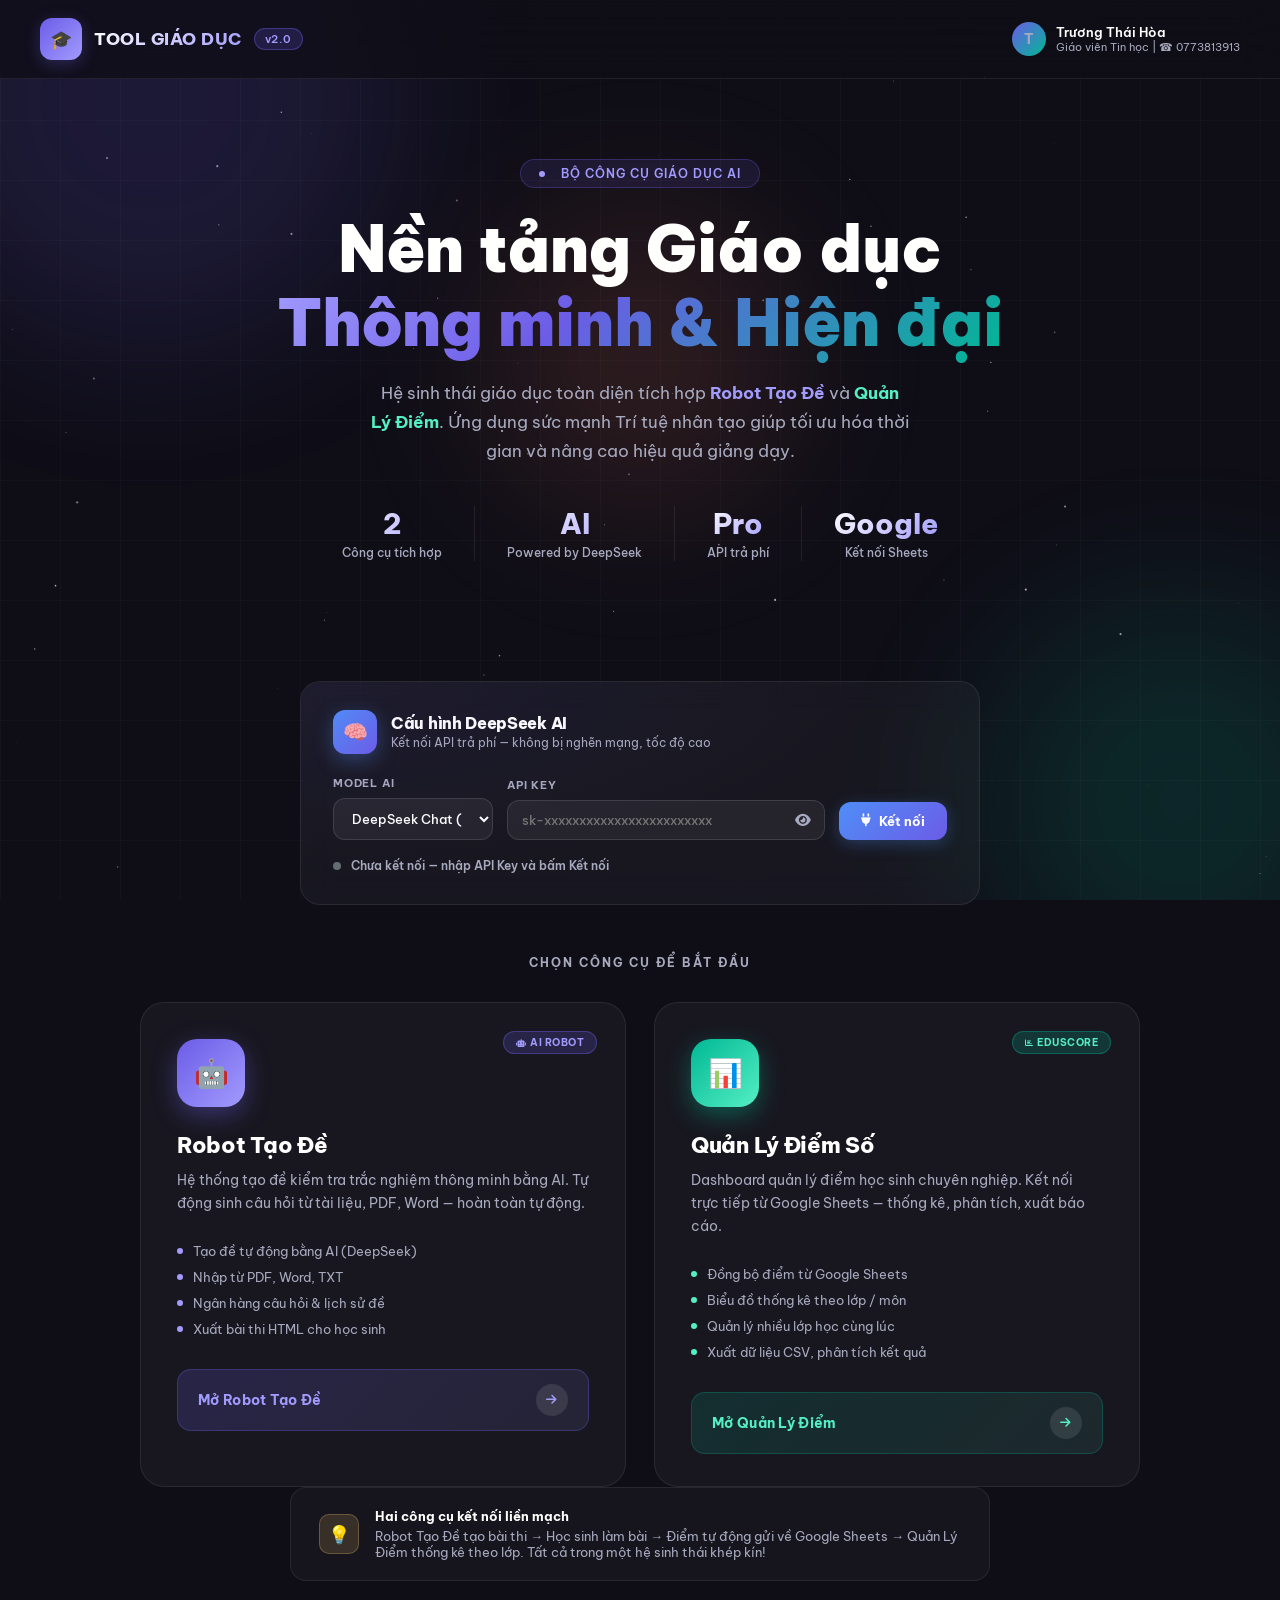
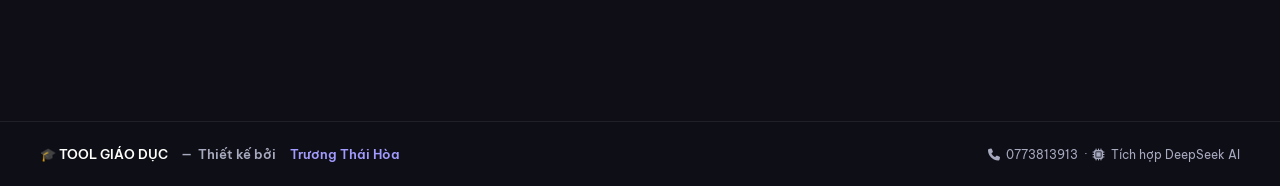
<file: index.html>
<!DOCTYPE html>
<html lang="vi">
<head>
    <meta charset="UTF-8">
    <meta name="viewport" content="width=device-width, initial-scale=1.0">
    <title>🎓 TOOL GIÁO DỤC - Trương Thái Hòa</title>
    <link rel="manifest" href="manifest.json">
    <meta name="theme-color" content="#6c5ce7">
    <meta name="mobile-web-app-capable" content="yes">
    <meta name="apple-mobile-web-app-capable" content="yes">
    <link rel="stylesheet" href="https://cdnjs.cloudflare.com/ajax/libs/font-awesome/6.4.0/css/all.min.css">
    <link href="https://fonts.googleapis.com/css2?family=Be+Vietnam+Pro:wght@300;400;500;600;700;800;900&display=swap" rel="stylesheet">
    <style>
        :root {
            --purple: #6c5ce7;
            --purple-dark: #5b4cc4;
            --purple-glow: rgba(108,92,231,0.3);
            --teal: #00b894;
            --teal-dark: #00916e;
            --teal-glow: rgba(0,184,148,0.3);
            --bg: #0f0e17;
            --bg2: #16152a;
            --bg3: #1e1d35;
            --text: #fffffe;
            --text-muted: #a7a9be;
            --border: rgba(255,255,255,0.08);
            --card-bg: rgba(255,255,255,0.04);
            --card-hover: rgba(255,255,255,0.07);
        }

        * { box-sizing: border-box; margin: 0; padding: 0; }
        
        body {
            font-family: 'Be Vietnam Pro', sans-serif;
            background: var(--bg);
            color: var(--text);
            min-height: 100vh;
            overflow-x: hidden;
        }

        /* ---- ANIMATED BACKGROUND ---- */
        .bg-orbs {
            position: fixed;
            inset: 0;
            pointer-events: none;
            z-index: 0;
            overflow: hidden;
        }
        .orb {
            position: absolute;
            border-radius: 50%;
            filter: blur(80px);
            opacity: 0.15;
            animation: orbFloat 12s ease-in-out infinite;
        }
        .orb1 { width: 500px; height: 500px; background: var(--purple); top: -150px; left: -100px; animation-delay: 0s; }
        .orb2 { width: 400px; height: 400px; background: var(--teal); bottom: -100px; right: -100px; animation-delay: -4s; }
        .orb3 { width: 300px; height: 300px; background: #e17055; top: 40%; left: 50%; transform: translate(-50%,-50%); animation-delay: -8s; }
        @keyframes orbFloat {
            0%, 100% { transform: translate(0,0) scale(1); }
            33% { transform: translate(30px,-30px) scale(1.05); }
            66% { transform: translate(-20px,20px) scale(0.95); }
        }

        /* ---- GRID LINES ---- */
        .grid-lines {
            position: fixed;
            inset: 0;
            pointer-events: none;
            z-index: 0;
            background-image:
                linear-gradient(rgba(255,255,255,0.025) 1px, transparent 1px),
                linear-gradient(90deg, rgba(255,255,255,0.025) 1px, transparent 1px);
            background-size: 60px 60px;
        }

        /* ---- WRAPPER ---- */
        .wrapper {
            position: relative;
            z-index: 1;
            min-height: 100vh;
            display: flex;
            flex-direction: column;
        }

        /* ---- TOP BAR ---- */
        .topbar {
            display: flex;
            align-items: center;
            justify-content: space-between;
            padding: 18px 40px;
            border-bottom: 1px solid var(--border);
            background: rgba(15,14,23,0.8);
            backdrop-filter: blur(20px);
            position: sticky;
            top: 0;
            z-index: 100;
        }
        .topbar-brand {
            display: flex;
            align-items: center;
            gap: 12px;
        }
        .topbar-logo {
            width: 42px; height: 42px;
            background: linear-gradient(135deg, var(--purple), #a29bfe);
            border-radius: 12px;
            display: flex; align-items: center; justify-content: center;
            font-size: 18px;
            box-shadow: 0 4px 16px var(--purple-glow);
        }
        .topbar-title {
            font-size: 17px;
            font-weight: 800;
            background: linear-gradient(135deg, #fff 0%, #a29bfe 100%);
            -webkit-background-clip: text;
            -webkit-text-fill-color: transparent;
            letter-spacing: 0.5px;
        }
        .topbar-badge {
            font-size: 11px;
            background: rgba(108,92,231,0.2);
            border: 1px solid rgba(108,92,231,0.4);
            color: #a29bfe;
            padding: 3px 10px;
            border-radius: 20px;
            font-weight: 600;
            letter-spacing: 0.5px;
        }
        .topbar-author {
            display: flex;
            align-items: center;
            gap: 10px;
            font-size: 13px;
            color: var(--text-muted);
        }
        .topbar-author .avatar {
            width: 34px; height: 34px;
            background: linear-gradient(135deg, var(--purple), var(--teal));
            border-radius: 50%;
            display: flex; align-items: center; justify-content: center;
            font-size: 14px; font-weight: 700;
        }

        /* ---- HERO ---- */
        .hero {
            text-align: center;
            padding: 80px 40px 60px;
        }
        .hero-tag {
            display: inline-flex;
            align-items: center;
            gap: 8px;
            background: rgba(108,92,231,0.12);
            border: 1px solid rgba(108,92,231,0.3);
            color: #a29bfe;
            padding: 6px 18px;
            border-radius: 30px;
            font-size: 12px;
            font-weight: 600;
            letter-spacing: 1px;
            text-transform: uppercase;
            margin-bottom: 24px;
            animation: fadeUp 0.6s ease forwards;
        }
        .hero-tag::before {
            content: '';
            width: 6px; height: 6px;
            background: #a29bfe;
            border-radius: 50%;
            animation: pulse 1.5s ease-in-out infinite;
        }
        @keyframes pulse {
            0%, 100% { opacity: 1; transform: scale(1); }
            50% { opacity: 0.5; transform: scale(0.8); }
        }
        .hero h1 {
            font-size: clamp(2.5rem, 5vw, 4rem);
            font-weight: 900;
            line-height: 1.15;
            margin-bottom: 20px;
            animation: fadeUp 0.7s ease forwards;
            animation-delay: 0.1s;
            opacity: 0;
        }
        .hero h1 .gradient-text {
            background: linear-gradient(135deg, #a29bfe 0%, #6c5ce7 40%, #00b894 100%);
            -webkit-background-clip: text;
            -webkit-text-fill-color: transparent;
        }
        .hero p {
            font-size: 17px;
            color: var(--text-muted);
            max-width: 540px;
            margin: 0 auto 40px;
            line-height: 1.7;
            animation: fadeUp 0.8s ease forwards;
            animation-delay: 0.2s;
            opacity: 0;
        }
        @keyframes fadeUp {
            from { opacity: 0; transform: translateY(20px); }
            to { opacity: 1; transform: translateY(0); }
        }

        /* ---- STATS ROW ---- */
        .stats-row {
            display: flex;
            justify-content: center;
            gap: 32px;
            margin-bottom: 60px;
            animation: fadeUp 0.9s ease forwards;
            animation-delay: 0.3s;
            opacity: 0;
        }
        .stat-item {
            text-align: center;
        }
        .stat-item strong {
            display: block;
            font-size: 28px;
            font-weight: 800;
            background: linear-gradient(135deg, #fff, #a29bfe);
            -webkit-background-clip: text;
            -webkit-text-fill-color: transparent;
        }
        .stat-item span {
            font-size: 12px;
            color: var(--text-muted);
            font-weight: 500;
        }
        .stat-divider {
            width: 1px;
            background: var(--border);
        }

        /* ---- TOOL CARDS ---- */
        .tools-section {
            padding: 0 40px 80px;
        }
        .section-label {
            text-align: center;
            font-size: 12px;
            font-weight: 700;
            letter-spacing: 2px;
            text-transform: uppercase;
            color: var(--text-muted);
            margin-bottom: 32px;
        }
        .tools-grid {
            display: grid;
            grid-template-columns: repeat(2, 1fr);
            gap: 28px;
            max-width: 1000px;
            margin: 0 auto;
        }
        .tool-card {
            position: relative;
            border-radius: 24px;
            padding: 36px 36px 32px;
            background: var(--card-bg);
            border: 1px solid var(--border);
            cursor: pointer;
            transition: all 0.4s cubic-bezier(0.4, 0, 0.2, 1);
            overflow: hidden;
            text-decoration: none;
            color: inherit;
            display: block;
            animation: fadeUp 1s ease forwards;
            opacity: 0;
        }
        .tool-card:nth-child(1) { animation-delay: 0.4s; }
        .tool-card:nth-child(2) { animation-delay: 0.55s; }

        .tool-card::before {
            content: '';
            position: absolute;
            inset: 0;
            border-radius: 24px;
            opacity: 0;
            transition: opacity 0.4s ease;
        }
        .tool-card.purple-card::before {
            background: radial-gradient(ellipse at top left, rgba(108,92,231,0.15), transparent 70%);
        }
        .tool-card.teal-card::before {
            background: radial-gradient(ellipse at top left, rgba(0,184,148,0.15), transparent 70%);
        }
        .tool-card:hover::before { opacity: 1; }
        .tool-card:hover {
            transform: translateY(-6px);
            border-color: rgba(255,255,255,0.15);
            background: var(--card-hover);
        }
        .tool-card.purple-card:hover {
            box-shadow: 0 20px 60px rgba(108,92,231,0.25), 0 0 0 1px rgba(108,92,231,0.3);
        }
        .tool-card.teal-card:hover {
            box-shadow: 0 20px 60px rgba(0,184,148,0.2), 0 0 0 1px rgba(0,184,148,0.25);
        }

        /* Shimmer border */
        .tool-card::after {
            content: '';
            position: absolute;
            inset: -1px;
            border-radius: 25px;
            background: linear-gradient(135deg, transparent, rgba(255,255,255,0.05), transparent);
            opacity: 0;
            transition: opacity 0.4s ease;
        }
        .tool-card:hover::after { opacity: 1; }

        .card-icon-wrap {
            width: 68px; height: 68px;
            border-radius: 20px;
            display: flex; align-items: center; justify-content: center;
            font-size: 28px;
            margin-bottom: 24px;
            position: relative;
            transition: transform 0.3s ease;
        }
        .tool-card:hover .card-icon-wrap { transform: scale(1.1) rotate(-5deg); }
        .purple-icon { background: linear-gradient(135deg, #6c5ce7, #a29bfe); box-shadow: 0 8px 24px rgba(108,92,231,0.4); }
        .teal-icon { background: linear-gradient(135deg, #00b894, #55efc4); box-shadow: 0 8px 24px rgba(0,184,148,0.4); }

        .card-badge {
            position: absolute;
            top: 28px; right: 28px;
            font-size: 10px;
            font-weight: 700;
            letter-spacing: 0.5px;
            padding: 4px 12px;
            border-radius: 20px;
            text-transform: uppercase;
        }
        .badge-purple {
            background: rgba(108,92,231,0.2);
            border: 1px solid rgba(108,92,231,0.4);
            color: #a29bfe;
        }
        .badge-teal {
            background: rgba(0,184,148,0.2);
            border: 1px solid rgba(0,184,148,0.35);
            color: #55efc4;
        }

        .card-title {
            font-size: 22px;
            font-weight: 800;
            margin-bottom: 10px;
            letter-spacing: -0.3px;
        }
        .card-desc {
            font-size: 14px;
            color: var(--text-muted);
            line-height: 1.65;
            margin-bottom: 28px;
        }

        .card-features {
            display: flex;
            flex-direction: column;
            gap: 10px;
            margin-bottom: 32px;
        }
        .feature-item {
            display: flex;
            align-items: center;
            gap: 10px;
            font-size: 13px;
            color: var(--text-muted);
        }
        .feature-dot {
            width: 6px; height: 6px;
            border-radius: 50%;
            flex-shrink: 0;
        }
        .dot-purple { background: #a29bfe; }
        .dot-teal { background: #55efc4; }

        .card-cta {
            display: flex;
            align-items: center;
            justify-content: space-between;
            padding: 14px 20px;
            border-radius: 14px;
            font-size: 14px;
            font-weight: 700;
            letter-spacing: 0.3px;
            transition: all 0.3s ease;
        }
        .cta-purple {
            background: linear-gradient(135deg, rgba(108,92,231,0.2), rgba(162,155,254,0.1));
            border: 1px solid rgba(108,92,231,0.3);
            color: #a29bfe;
        }
        .cta-teal {
            background: linear-gradient(135deg, rgba(0,184,148,0.15), rgba(85,239,196,0.08));
            border: 1px solid rgba(0,184,148,0.25);
            color: #55efc4;
        }
        .tool-card:hover .cta-purple {
            background: linear-gradient(135deg, rgba(108,92,231,0.4), rgba(162,155,254,0.2));
            border-color: rgba(108,92,231,0.6);
        }
        .tool-card:hover .cta-teal {
            background: linear-gradient(135deg, rgba(0,184,148,0.35), rgba(85,239,196,0.15));
            border-color: rgba(0,184,148,0.5);
        }
        .cta-arrow {
            width: 32px; height: 32px;
            border-radius: 50%;
            display: flex; align-items: center; justify-content: center;
            background: rgba(255,255,255,0.1);
            transition: all 0.3s ease;
        }
        .tool-card:hover .cta-arrow {
            transform: translateX(4px);
            background: rgba(255,255,255,0.2);
        }

        /* ---- INTEGRATION NOTE ---- */
        .integration-note {
            max-width: 700px;
            margin: 0 auto 60px;
            padding: 20px 28px;
            background: rgba(255,255,255,0.03);
            border: 1px solid var(--border);
            border-radius: 16px;
            display: flex;
            align-items: center;
            gap: 16px;
            font-size: 13px;
            color: var(--text-muted);
            animation: fadeUp 1s ease forwards;
            animation-delay: 0.7s;
            opacity: 0;
        }
        .note-icon {
            width: 40px; height: 40px;
            background: rgba(253,203,110,0.15);
            border: 1px solid rgba(253,203,110,0.25);
            border-radius: 10px;
            display: flex; align-items: center; justify-content: center;
            font-size: 18px;
            flex-shrink: 0;
        }

        /* ---- FOOTER ---- */
        footer {
            border-top: 1px solid var(--border);
            padding: 24px 40px;
            display: flex;
            align-items: center;
            justify-content: space-between;
            font-size: 13px;
            color: var(--text-muted);
            background: rgba(15,14,23,0.5);
        }
        footer .footer-brand {
            display: flex;
            align-items: center;
            gap: 10px;
            font-weight: 600;
        }
        footer .footer-brand span { color: var(--text); }
        footer .footer-links {
            display: flex;
            gap: 24px;
        }
        footer .footer-links a {
            color: var(--text-muted);
            text-decoration: none;
            transition: color 0.2s;
        }
        footer .footer-links a:hover { color: var(--text); }

        /* ---- IFRAME MODAL ---- */
        .modal-overlay {
            position: fixed;
            inset: 0;
            background: rgba(5,5,15,0.95);
            z-index: 1000;
            display: none;
            flex-direction: column;
        }
        .modal-overlay.active { display: flex; }
        .modal-topbar {
            display: flex;
            align-items: center;
            justify-content: space-between;
            padding: 12px 20px;
            background: var(--bg2);
            border-bottom: 1px solid var(--border);
            flex-shrink: 0;
        }
        .modal-title-wrap {
            display: flex;
            align-items: center;
            gap: 12px;
        }
        .modal-app-icon {
            width: 32px; height: 32px;
            border-radius: 8px;
            display: flex; align-items: center; justify-content: center;
            font-size: 14px;
        }
        .modal-app-name {
            font-size: 15px;
            font-weight: 700;
        }
        .modal-actions {
            display: flex;
            align-items: center;
            gap: 10px;
        }
        .modal-btn {
            display: flex;
            align-items: center;
            gap: 7px;
            padding: 8px 16px;
            border-radius: 8px;
            font-size: 13px;
            font-weight: 600;
            border: 1px solid var(--border);
            background: var(--card-bg);
            color: var(--text-muted);
            cursor: pointer;
            transition: all 0.2s;
            text-decoration: none;
        }
        .modal-btn:hover { background: var(--card-hover); color: var(--text); }
        .modal-close {
            width: 36px; height: 36px;
            border-radius: 50%;
            display: flex; align-items: center; justify-content: center;
            background: rgba(255,255,255,0.06);
            border: 1px solid var(--border);
            color: var(--text-muted);
            cursor: pointer;
            font-size: 16px;
            transition: all 0.2s;
        }
        .modal-close:hover { background: rgba(255,100,100,0.15); color: #ff6b6b; border-color: rgba(255,100,100,0.3); }
        .modal-iframe {
            flex: 1;
            border: none;
            width: 100%;
        }

        /* ---- RESPONSIVE ---- */
        @media (max-width: 768px) {
            .tools-grid { grid-template-columns: 1fr; }
            .hero h1 { font-size: 2rem; }
            .stats-row { gap: 20px; flex-wrap: wrap; }
            .topbar { padding: 14px 20px; }
            footer { flex-direction: column; gap: 12px; text-align: center; }
        }

        /* Loading indicator */
        .iframe-loading {
            position: absolute;
            inset: 0;
            display: flex;
            align-items: center;
            justify-content: center;
            background: var(--bg);
            flex-direction: column;
            gap: 20px;
        }
        .loading-spinner {
            width: 50px; height: 50px;
            border: 3px solid rgba(255,255,255,0.1);
            border-top-color: var(--purple);
            border-radius: 50%;
            animation: spin 0.8s linear infinite;
        }
        @keyframes spin { to { transform: rotate(360deg); } }
        .modal-iframe-wrap {
            flex: 1;
            position: relative;
            overflow: hidden;
            background: #f8f9fa;
        }
        .modal-iframe {
            width: 100%;
            height: 100%;
            border: none;
            display: block;
        }

        /* ---- DEEPSEEK CONFIG PANEL ---- */
        .ai-config-panel {
            max-width: 680px;
            margin: 0 auto 50px;
            padding: 28px 32px;
            background: rgba(255,255,255,0.04);
            border: 1px solid var(--border);
            border-radius: 20px;
            backdrop-filter: blur(16px);
            animation: fadeUp 1s ease forwards;
            animation-delay: 0.35s;
            opacity: 0;
            position: relative;
            overflow: hidden;
        }
        .ai-config-panel::before {
            content: '';
            position: absolute;
            inset: 0;
            border-radius: 20px;
            background: radial-gradient(ellipse at top left, rgba(108,92,231,0.08), transparent 60%);
            pointer-events: none;
        }
        .ai-config-header {
            display: flex;
            align-items: center;
            gap: 14px;
            margin-bottom: 22px;
        }
        .ai-config-icon {
            width: 44px; height: 44px;
            background: linear-gradient(135deg, #4f8ef7, #6c5ce7);
            border-radius: 12px;
            display: flex; align-items: center; justify-content: center;
            font-size: 20px;
            box-shadow: 0 6px 20px rgba(79,142,247,0.35);
            flex-shrink: 0;
        }
        .ai-config-title {
            font-size: 16px;
            font-weight: 800;
            color: var(--text);
            letter-spacing: -0.3px;
        }
        .ai-config-subtitle {
            font-size: 12px;
            color: var(--text-muted);
            margin-top: 2px;
        }
        .ai-config-row {
            display: flex;
            gap: 14px;
            align-items: flex-end;
            flex-wrap: wrap;
        }
        .ai-config-field {
            flex: 1;
            min-width: 160px;
        }
        .ai-config-field label {
            display: block;
            font-size: 11px;
            font-weight: 700;
            letter-spacing: 0.8px;
            text-transform: uppercase;
            color: var(--text-muted);
            margin-bottom: 8px;
        }
        .ai-config-field select,
        .ai-config-field input {
            width: 100%;
            padding: 11px 14px;
            background: rgba(255,255,255,0.06);
            border: 1px solid rgba(255,255,255,0.12);
            border-radius: 12px;
            color: var(--text);
            font-family: 'Be Vietnam Pro', sans-serif;
            font-size: 13px;
            font-weight: 500;
            outline: none;
            transition: all 0.25s ease;
        }
        .ai-config-field select:focus,
        .ai-config-field input:focus {
            border-color: rgba(108,92,231,0.6);
            background: rgba(255,255,255,0.09);
            box-shadow: 0 0 0 3px rgba(108,92,231,0.15);
        }
        .ai-config-field select option {
            background: #1e1d35;
            color: #fff;
        }
        .ai-key-wrap {
            position: relative;
        }
        .ai-key-wrap input {
            padding-right: 42px;
        }
        .ai-key-toggle {
            position: absolute;
            right: 10px;
            top: 50%;
            transform: translateY(-50%);
            background: none;
            border: none;
            color: var(--text-muted);
            cursor: pointer;
            font-size: 14px;
            padding: 4px;
            transition: color 0.2s;
        }
        .ai-key-toggle:hover {
            color: var(--text);
        }
        .ai-connect-btn {
            padding: 11px 22px;
            background: linear-gradient(135deg, #4f8ef7, #6c5ce7);
            border: none;
            border-radius: 12px;
            color: #fff;
            font-family: 'Be Vietnam Pro', sans-serif;
            font-size: 13px;
            font-weight: 700;
            cursor: pointer;
            display: flex;
            align-items: center;
            gap: 8px;
            transition: all 0.3s ease;
            white-space: nowrap;
            box-shadow: 0 4px 16px rgba(79,142,247,0.3);
            flex-shrink: 0;
        }
        .ai-connect-btn:hover {
            transform: translateY(-2px);
            box-shadow: 0 8px 24px rgba(79,142,247,0.45);
        }
        .ai-connect-btn:active {
            transform: translateY(0);
        }
        .ai-connect-btn.connecting {
            opacity: 0.7;
            pointer-events: none;
        }
        .ai-connect-btn.connected {
            background: linear-gradient(135deg, #00b894, #55efc4);
            box-shadow: 0 4px 16px rgba(0,184,148,0.35);
        }
        .ai-status-bar {
            margin-top: 16px;
            display: flex;
            align-items: center;
            gap: 10px;
            font-size: 12px;
            font-weight: 600;
            color: var(--text-muted);
            min-height: 20px;
        }
        .ai-status-dot {
            width: 8px; height: 8px;
            border-radius: 50%;
            flex-shrink: 0;
        }
        .ai-status-dot.idle {
            background: #636e72;
        }
        .ai-status-dot.connecting {
            background: #fdcb6e;
            animation: pulse 1s ease-in-out infinite;
        }
        .ai-status-dot.connected {
            background: #00b894;
            box-shadow: 0 0 8px rgba(0,184,148,0.6);
        }
        .ai-status-dot.error {
            background: #e17055;
            box-shadow: 0 0 8px rgba(225,112,85,0.5);
        }

    </style>
</head>
<body>

<!-- BACKGROUND -->
<div class="bg-orbs">
    <div class="orb orb1"></div>
    <div class="orb orb2"></div>
    <div class="orb orb3"></div>
</div>
<div class="grid-lines"></div>

<!-- WRAPPER -->
<div class="wrapper">

    <!-- TOP BAR -->
    <nav class="topbar">
        <div class="topbar-brand">
            <div class="topbar-logo">🎓</div>
            <div>
                <div class="topbar-title">TOOL GIÁO DỤC</div>
            </div>
            <div class="topbar-badge">v2.0</div>
        </div>
        <div class="topbar-author">
            <div class="avatar">T</div>
            <div>
                <div style="font-weight:600; color: var(--text); font-size:13px;">Trương Thái Hòa</div>
                <div style="font-size:11px;">Giáo viên Tin học | ☎ 0773813913</div>
            </div>
        </div>
    </nav>

    <!-- HERO -->
    <section class="hero">
        <div class="hero-tag">
            <i class="fa-solid fa-sparkles" style="font-size:10px;"></i>
            Bộ công cụ giáo dục AI
        </div>
        <h1>
            Nền tảng Giáo dục<br>
            <span class="gradient-text">Thông minh & Hiện đại</span>
        </h1>
        <p>
            Hệ sinh thái giáo dục toàn diện tích hợp <strong style="color:#a29bfe;">Robot Tạo Đề</strong> và
            <strong style="color:#55efc4;">Quản Lý Điểm</strong>. Ứng dụng sức mạnh Trí tuệ nhân tạo giúp 
            tối ưu hóa thời gian và nâng cao hiệu quả giảng dạy.
        </p>

        <!-- STATS -->
        <div class="stats-row">
            <div class="stat-item">
                <strong>2</strong>
                <span>Công cụ tích hợp</span>
            </div>
            <div class="stat-divider"></div>
            <div class="stat-item">
                <strong>AI</strong>
                <span>Powered by DeepSeek</span>
            </div>
            <div class="stat-divider"></div>
            <div class="stat-item">
                <strong>Pro</strong>
                <span>API trả phí</span>
            </div>
            <div class="stat-divider"></div>
            <div class="stat-item">
                <strong>Google</strong>
                <span>Kết nối Sheets</span>
            </div>
        </div>
    </section>

    <!-- DEEPSEEK AI CONFIG PANEL -->
    <section class="tools-section" style="padding-bottom: 0;">
        <div class="ai-config-panel" id="aiConfigPanel">
            <div class="ai-config-header">
                <div class="ai-config-icon">🧠</div>
                <div>
                    <div class="ai-config-title">Cấu hình DeepSeek AI</div>
                    <div class="ai-config-subtitle">Kết nối API trả phí — không bị nghẽn mạng, tốc độ cao</div>
                </div>
            </div>
            <div class="ai-config-row">
                <div class="ai-config-field">
                    <label>Model AI</label>
                    <select id="dsModelSelect">
                        <option value="deepseek-chat">DeepSeek Chat (Nhanh, đa năng)</option>
                        <option value="deepseek-reasoner">DeepSeek Reasoner (Suy luận mạnh)</option>
                    </select>
                </div>
                <div class="ai-config-field" style="flex: 2;">
                    <label>API Key</label>
                    <div class="ai-key-wrap">
                        <input type="password" id="dsApiKeyInput" placeholder="sk-xxxxxxxxxxxxxxxxxxxxxxxx" spellcheck="false" autocomplete="off">
                        <button class="ai-key-toggle" onclick="toggleApiKeyVisibility()" title="Hiện/ẩn API Key" type="button">
                            <i class="fa-solid fa-eye" id="keyToggleIcon"></i>
                        </button>
                    </div>
                </div>
                <button class="ai-connect-btn" id="dsConnectBtn" onclick="connectDeepSeek()">
                    <i class="fa-solid fa-plug"></i>
                    <span>Kết nối</span>
                </button>
            </div>
            <div class="ai-status-bar" id="aiStatusBar">
                <div class="ai-status-dot idle" id="aiStatusDot"></div>
                <span id="aiStatusText">Chưa kết nối — nhập API Key và bấm Kết nối</span>
            </div>
        </div>
    </section>

    <!-- TOOLS -->
    <section class="tools-section">
        <div class="section-label">Chọn công cụ để bắt đầu</div>

        <div class="tools-grid">
            <!-- CARD 1: ROBOT TẠO ĐỀ -->
            <a class="tool-card purple-card" href="#" onclick="openApp('robot', event)">
                <div class="card-badge badge-purple">
                    <i class="fa-solid fa-robot" style="margin-right:4px; font-size:8px;"></i>AI Robot
                </div>
                <div class="card-icon-wrap purple-icon">🤖</div>
                <div class="card-title">Robot Tạo Đề</div>
                <div class="card-desc">
                    Hệ thống tạo đề kiểm tra trắc nghiệm thông minh bằng AI.
                    Tự động sinh câu hỏi từ tài liệu, PDF, Word — hoàn toàn tự động.
                </div>
                <div class="card-features">
                    <div class="feature-item">
                        <div class="feature-dot dot-purple"></div>
                        Tạo đề tự động bằng AI (DeepSeek)
                    </div>
                    <div class="feature-item">
                        <div class="feature-dot dot-purple"></div>
                        Nhập từ PDF, Word, TXT
                    </div>
                    <div class="feature-item">
                        <div class="feature-dot dot-purple"></div>
                        Ngân hàng câu hỏi & lịch sử đề
                    </div>
                    <div class="feature-item">
                        <div class="feature-dot dot-purple"></div>
                        Xuất bài thi HTML cho học sinh
                    </div>
                </div>
                <div class="card-cta cta-purple">
                    <span>Mở Robot Tạo Đề</span>
                    <div class="cta-arrow">
                        <i class="fa-solid fa-arrow-right" style="font-size:12px;"></i>
                    </div>
                </div>
            </a>

            <!-- CARD 2: QUẢN LÝ ĐIỂM -->
            <a class="tool-card teal-card" href="#" onclick="openApp('diem', event)">
                <div class="card-badge badge-teal">
                    <i class="fa-solid fa-chart-bar" style="margin-right:4px; font-size:8px;"></i>EduScore
                </div>
                <div class="card-icon-wrap teal-icon">📊</div>
                <div class="card-title">Quản Lý Điểm Số</div>
                <div class="card-desc">
                    Dashboard quản lý điểm học sinh chuyên nghiệp.
                    Kết nối trực tiếp từ Google Sheets — thống kê, phân tích, xuất báo cáo.
                </div>
                <div class="card-features">
                    <div class="feature-item">
                        <div class="feature-dot dot-teal"></div>
                        Đồng bộ điểm từ Google Sheets
                    </div>
                    <div class="feature-item">
                        <div class="feature-dot dot-teal"></div>
                        Biểu đồ thống kê theo lớp / môn
                    </div>
                    <div class="feature-item">
                        <div class="feature-dot dot-teal"></div>
                        Quản lý nhiều lớp học cùng lúc
                    </div>
                    <div class="feature-item">
                        <div class="feature-dot dot-teal"></div>
                        Xuất dữ liệu CSV, phân tích kết quả
                    </div>
                </div>
                <div class="card-cta cta-teal">
                    <span>Mở Quản Lý Điểm</span>
                    <div class="cta-arrow">
                        <i class="fa-solid fa-arrow-right" style="font-size:12px;"></i>
                    </div>
                </div>
            </a>
        </div>

        <!-- INTEGRATION NOTE -->
        <div class="integration-note">
            <div class="note-icon">💡</div>
            <div>
                <strong style="color: var(--text); display:block; margin-bottom:4px;">Hai công cụ kết nối liền mạch</strong>
                Robot Tạo Đề tạo bài thi → Học sinh làm bài → Điểm tự động gửi về Google Sheets →
                Quản Lý Điểm thống kê theo lớp. Tất cả trong một hệ sinh thái khép kín!
            </div>
        </div>
    </section>

    <!-- FOOTER -->
    <footer>
        <div class="footer-brand">
            <span>🎓 TOOL GIÁO DỤC</span>
            &nbsp;—&nbsp;
            Thiết kế bởi <span style="margin-left:4px; color:#a29bfe;">Trương Thái Hòa</span>
        </div>
        <div style="font-size:12px; color: var(--text-muted);">
            <i class="fa-solid fa-phone" style="margin-right:6px;"></i>0773813913
            &nbsp;·&nbsp;
            <i class="fa-solid fa-microchip" style="margin-right:6px;"></i>Tích hợp DeepSeek AI
        </div>
    </footer>

</div><!-- end wrapper -->

<!-- MODAL: ROBOT TẠO ĐỀ -->
<div class="modal-overlay" id="modal-robot">
    <div class="modal-topbar">
        <div class="modal-title-wrap">
            <div class="modal-app-icon" style="background: linear-gradient(135deg,#6c5ce7,#a29bfe);">🤖</div>
            <div>
                <div class="modal-app-name">Robot Tạo Đề</div>
                <div style="font-size:11px; color: var(--text-muted);">Hệ thống tạo đề kiểm tra bằng AI</div>
            </div>
        </div>
        <div class="modal-actions">
            <a href="robot-tao-de/index.html" target="_blank" class="modal-btn">
                <i class="fa-solid fa-arrow-up-right-from-square"></i>
                Mở tab mới
            </a>
            <div class="modal-close" onclick="closeApp('robot')" title="Đóng">
                <i class="fa-solid fa-xmark"></i>
            </div>
        </div>
    </div>
    <div class="modal-iframe-wrap">
        <div class="iframe-loading" id="loading-robot">
            <div class="loading-spinner"></div>
            <div style="color: var(--text-muted); font-size:14px;">Đang tải Robot Tạo Đề...</div>
        </div>
        <iframe
            id="iframe-robot"
            class="modal-iframe"
            src=""
            onload="hideLoading('robot')"
        ></iframe>
    </div>
</div>

<!-- MODAL: QUẢN LÝ ĐIỂM -->
<div class="modal-overlay" id="modal-diem">
    <div class="modal-topbar">
        <div class="modal-title-wrap">
            <div class="modal-app-icon" style="background: linear-gradient(135deg,#00b894,#55efc4);">📊</div>
            <div>
                <div class="modal-app-name">Quản Lý Điểm Số</div>
                <div style="font-size:11px; color: var(--text-muted);">EduScore Dashboard</div>
            </div>
        </div>
        <div class="modal-actions">
            <a href="quan-ly-diem/index.html" target="_blank" class="modal-btn">
                <i class="fa-solid fa-arrow-up-right-from-square"></i>
                Mở tab mới
            </a>
            <div class="modal-close" onclick="closeApp('diem')" title="Đóng">
                <i class="fa-solid fa-xmark"></i>
            </div>
        </div>
    </div>
    <div class="modal-iframe-wrap">
        <div class="iframe-loading" id="loading-diem">
            <div class="loading-spinner"></div>
            <div style="color: var(--text-muted); font-size:14px;">Đang tải Quản Lý Điểm...</div>
        </div>
        <iframe
            id="iframe-diem"
            class="modal-iframe"
            src=""
            onload="hideLoading('diem')"
        ></iframe>
    </div>
</div>

<script>
    // ======= DEEPSEEK CONFIG STATE =======
    let deepSeekConfig = {
        apiKey: '',
        model: 'deepseek-chat',
        connected: false
    };

    // Khôi phục config từ localStorage khi load trang
    function loadDeepSeekConfig() {
        try {
            const saved = localStorage.getItem('deepseek_config');
            if (saved) {
                const cfg = JSON.parse(saved);
                deepSeekConfig.apiKey = cfg.apiKey || '';
                deepSeekConfig.model = cfg.model || 'deepseek-chat';
                deepSeekConfig.connected = cfg.connected || false;

                // Restore UI
                document.getElementById('dsApiKeyInput').value = deepSeekConfig.apiKey;
                document.getElementById('dsModelSelect').value = deepSeekConfig.model;

                if (deepSeekConfig.connected && deepSeekConfig.apiKey) {
                    setAIStatus('connected', `✅ Đã kết nối — Model: ${getModelDisplayName(deepSeekConfig.model)}`);
                    const btn = document.getElementById('dsConnectBtn');
                    btn.classList.add('connected');
                    btn.innerHTML = '<i class="fa-solid fa-check"></i><span>Đã kết nối</span>';
                }
            }
        } catch(e) { console.warn('Lỗi load config:', e); }
    }

    function saveDeepSeekConfig() {
        localStorage.setItem('deepseek_config', JSON.stringify(deepSeekConfig));
    }

    function getModelDisplayName(model) {
        const names = {
            'deepseek-chat': 'DeepSeek Chat',
            'deepseek-reasoner': 'DeepSeek Reasoner'
        };
        return names[model] || model;
    }

    function setAIStatus(state, text) {
        const dot = document.getElementById('aiStatusDot');
        const txt = document.getElementById('aiStatusText');
        dot.className = 'ai-status-dot ' + state;
        txt.textContent = text;
    }

    function toggleApiKeyVisibility() {
        const input = document.getElementById('dsApiKeyInput');
        const icon = document.getElementById('keyToggleIcon');
        if (input.type === 'password') {
            input.type = 'text';
            icon.className = 'fa-solid fa-eye-slash';
        } else {
            input.type = 'password';
            icon.className = 'fa-solid fa-eye';
        }
    }

    async function connectDeepSeek() {
        const apiKey = document.getElementById('dsApiKeyInput').value.trim();
        const model = document.getElementById('dsModelSelect').value;
        const btn = document.getElementById('dsConnectBtn');

        if (!apiKey) {
            setAIStatus('error', '❌ Vui lòng nhập API Key DeepSeek');
            return;
        }

        // Set connecting state
        btn.classList.add('connecting');
        btn.classList.remove('connected');
        btn.innerHTML = '<i class="fa-solid fa-spinner fa-spin"></i><span>Đang kết nối...</span>';
        setAIStatus('connecting', '⏳ Đang kiểm tra kết nối DeepSeek...');

        try {
            const response = await fetch('https://api.deepseek.com/chat/completions', {
                method: 'POST',
                headers: {
                    'Authorization': `Bearer ${apiKey}`,
                    'Content-Type': 'application/json'
                },
                body: JSON.stringify({
                    model: model,
                    messages: [{role: 'user', content: 'Xin chào! Trả lời đúng 1 từ: OK'}],
                    max_tokens: 10
                })
            });

            if (response.ok) {
                deepSeekConfig.apiKey = apiKey;
                deepSeekConfig.model = model;
                deepSeekConfig.connected = true;
                saveDeepSeekConfig();

                btn.classList.remove('connecting');
                btn.classList.add('connected');
                btn.innerHTML = '<i class="fa-solid fa-check"></i><span>Đã kết nối</span>';
                setAIStatus('connected', `✅ Kết nối thành công — Model: ${getModelDisplayName(model)}`);

                // Gửi config đến tất cả iframe đang mở
                broadcastDeepSeekConfig();
            } else {
                const errData = await response.text();
                throw new Error(errData);
            }
        } catch(e) {
            deepSeekConfig.connected = false;
            saveDeepSeekConfig();

            btn.classList.remove('connecting', 'connected');
            btn.innerHTML = '<i class="fa-solid fa-plug"></i><span>Kết nối</span>';
            setAIStatus('error', `❌ Kết nối thất bại: ${e.message.substring(0, 80)}`);
        }
    }

    // Gửi config DeepSeek tới tất cả iframe con
    function broadcastDeepSeekConfig() {
        Object.keys(APP_CONFIG).forEach(key => {
            const iframe = document.getElementById(APP_CONFIG[key].iframe);
            if (iframe && iframe.contentWindow) {
                iframe.contentWindow.postMessage({
                    type: 'DEEPSEEK_CONFIG',
                    apiKey: deepSeekConfig.apiKey,
                    model: deepSeekConfig.model,
                    connected: deepSeekConfig.connected
                }, '*');
            }
        });
    }

    // Lắng nghe model/key thay đổi → tự động cập nhật nếu đã kết nối
    document.addEventListener('DOMContentLoaded', () => {
        loadDeepSeekConfig();

        document.getElementById('dsModelSelect').addEventListener('change', () => {
            deepSeekConfig.model = document.getElementById('dsModelSelect').value;
            if (deepSeekConfig.connected) {
                saveDeepSeekConfig();
                setAIStatus('connected', `✅ Đã kết nối — Model: ${getModelDisplayName(deepSeekConfig.model)}`);
                broadcastDeepSeekConfig();
            }
        });
    });

    // ======= APP CONFIG & NAVIGATION =======
    const APP_CONFIG = {
        robot: {
            modal: 'modal-robot',
            iframe: 'iframe-robot',
            src: 'robot-tao-de/index.html'
        },
        diem: {
            modal: 'modal-diem',
            iframe: 'iframe-diem',
            src: 'quan-ly-diem/index.html'
        }
    };

    function openApp(key, e) {
        if (e) e.preventDefault();
        const cfg = APP_CONFIG[key];
        const modal = document.getElementById(cfg.modal);
        const iframe = document.getElementById(cfg.iframe);
        const loading = document.getElementById('loading-' + key);

        // Show loading
        if (loading) loading.style.display = 'flex';

        // Load iframe nếu chưa load
        const alreadyLoaded = iframe.getAttribute('data-loaded') === '1';
        if (!alreadyLoaded) {
            iframe.src = cfg.src;
            // Fallback: ẩn loading sau 2.5s dù onload có fire hay không
            setTimeout(() => hideLoading(key), 2500);
            iframe.setAttribute('data-loaded', '1');

            // Sau khi iframe load xong, gửi config DeepSeek
            iframe.addEventListener('load', () => {
                if (deepSeekConfig.connected) {
                    setTimeout(() => {
                        iframe.contentWindow.postMessage({
                            type: 'DEEPSEEK_CONFIG',
                            apiKey: deepSeekConfig.apiKey,
                            model: deepSeekConfig.model,
                            connected: deepSeekConfig.connected
                        }, '*');
                    }, 500);
                }
            }, { once: true });
        } else {
            // Đã load rồi, ẩn loading ngay + gửi lại config
            hideLoading(key);
            if (deepSeekConfig.connected && iframe.contentWindow) {
                iframe.contentWindow.postMessage({
                    type: 'DEEPSEEK_CONFIG',
                    apiKey: deepSeekConfig.apiKey,
                    model: deepSeekConfig.model,
                    connected: deepSeekConfig.connected
                }, '*');
            }
        }

        modal.classList.add('active');
        document.body.style.overflow = 'hidden';
    }

    function closeApp(key) {
        const cfg = APP_CONFIG[key];
        const modal = document.getElementById(cfg.modal);
        modal.classList.remove('active');
        document.body.style.overflow = '';
    }

    function hideLoading(key) {
        const loadingEl = document.getElementById('loading-' + key);
        if (loadingEl) loadingEl.style.display = 'none';
    }

    // ESC to close
    document.addEventListener('keydown', (e) => {
        if (e.key === 'Escape') {
            Object.keys(APP_CONFIG).forEach(key => closeApp(key));
        }
    });

    // Particle stars effect (subtle)
    function createStars() {
        const canvas = document.createElement('canvas');
        canvas.style.cssText = 'position:fixed;inset:0;z-index:0;pointer-events:none;';
        document.body.appendChild(canvas);
        const ctx = canvas.getContext('2d');
        let stars = [];
        
        function resize() {
            canvas.width = window.innerWidth;
            canvas.height = window.innerHeight;
        }
        
        function initStars() {
            stars = [];
            for (let i = 0; i < 80; i++) {
                stars.push({
                    x: Math.random() * canvas.width,
                    y: Math.random() * canvas.height,
                    r: Math.random() * 1.2,
                    a: Math.random(),
                    speed: 0.003 + Math.random() * 0.005
                });
            }
        }
        
        function draw() {
            ctx.clearRect(0, 0, canvas.width, canvas.height);
            stars.forEach(s => {
                s.a += s.speed;
                ctx.beginPath();
                ctx.arc(s.x, s.y, s.r, 0, Math.PI * 2);
                ctx.fillStyle = `rgba(255,255,255,${0.3 + 0.4 * Math.abs(Math.sin(s.a))})`;
                ctx.fill();
            });
            requestAnimationFrame(draw);
        }
        
        resize();
        initStars();
        draw();
        window.addEventListener('resize', () => { resize(); initStars(); });
    }
    
    createStars();
</script>

</body>
</html>
</file>
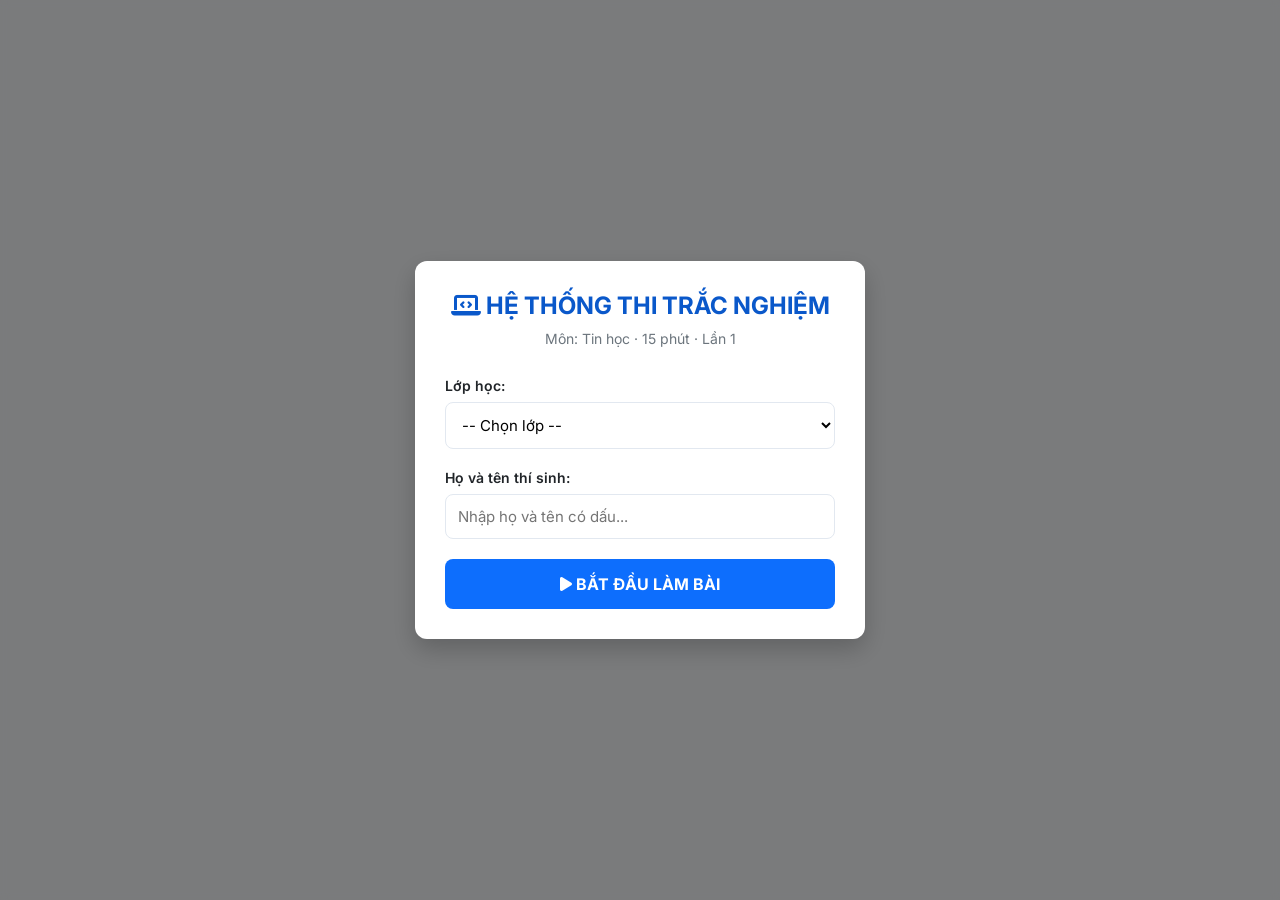
<file: de-thi/KHAO_SAT_TIN_HOC_6.html>
<!DOCTYPE html>
<html lang="vi">
<head>
    <meta charset="UTF-8">
    <meta name="viewport" content="width=device-width, initial-scale=1.0">
    <title>Bài Kiểm Tra Trắc Nghiệm</title>
    <link href="https://cdnjs.cloudflare.com/ajax/libs/font-awesome/6.4.0/css/all.min.css" rel="stylesheet">
    <link href="https://fonts.googleapis.com/css2?family=Inter:wght@400;500;600;700&display=swap" rel="stylesheet">
    <style>
        :root {
            --primary: #0d6efd;
            --primary-dark: #0a58ca;
            --header-bg: #1e3a8a; /* Dark Blue header */
            --bg: #f4f6f9;
            --card: #ffffff;
            --text: #212529;
            --text-muted: #6c757d;
            --border: #e2e8f0;
            --answered-color: #10b981; /* Green */
            --current-color: #3b82f6; /* Blue */
            --unanswered-color: #cbd5e1; /* Gray */
            --flagged-color: #f59e0b; /* Yellow */
            --danger: #ef4444; /* Red */
        }
        
        * { margin: 0; padding: 0; box-sizing: border-box; font-family: 'Inter', sans-serif; }
        body { background-color: var(--bg); color: var(--text); overflow: hidden; height: 100vh; display: flex; flex-direction: column; }
        
        /* HEADER */
        header { background-color: var(--header-bg); color: white; padding: 0 20px; height: 60px; display: flex; justify-content: space-between; align-items: center; box-shadow: 0 2px 4px rgba(0,0,0,0.1); z-index: 10; flex-shrink: 0; }
        .header-left { display: flex; align-items: center; gap: 15px; }
        .logo-box { background: rgba(255,255,255,0.2); padding: 8px; border-radius: 6px; }
        .header-title h1 { font-size: 14px; font-weight: 700; letter-spacing: 0.5px; opacity: 0.9; text-transform: uppercase; margin-bottom: 2px;}
        .header-title h2 { font-size: 16px; font-weight: 500; }
        .header-right { display: flex; align-items: center; gap: 20px; font-size: 14px; }
        .header-btn { background: none; border: none; color: white; cursor: pointer; display: flex; align-items: center; gap: 6px; font-size: 14px; transition: 0.2s; }
        .header-btn:hover { opacity: 0.8; }
        
        /* MAIN LAYOUT */
        .layout-container { display: flex; flex: 1; overflow: hidden; padding: 20px; gap: 20px; max-width: 1400px; margin: 0 auto; width: 100%; }
        
        /* PANELS */
        .panel { background: var(--card); border-radius: 12px; box-shadow: 0 1px 3px rgba(0,0,0,0.05); display: flex; flex-direction: column; }
        .panel-header { font-weight: 700; font-size: 13px; color: var(--text-muted); text-transform: uppercase; padding: 15px 20px; border-bottom: 1px solid var(--border); letter-spacing: 0.5px; display: flex; align-items: center; gap: 10px; }
        
        /* LEFT SIDEBAR */
        .left-sidebar { width: 300px; flex-shrink: 0; display: flex; flex-direction: column; gap: 20px; overflow-y: auto; }
        .grid-container { padding: 20px; }
        .legend { display: flex; justify-content: space-between; font-size: 12px; color: var(--text-muted); margin-bottom: 20px; }
        .legend-item { display: flex; align-items: center; gap: 5px; }
        .dot { width: 10px; height: 10px; border-radius: 50%; }
        .dot.answered { background: var(--answered-color); }
        .dot.current { background: var(--current-color); }
        .dot.unanswered { border: 1px solid var(--unanswered-color); }
        
        .question-grid { display: grid; grid-template-columns: repeat(5, 1fr); gap: 10px; }
        .q-btn { aspect-ratio: 1; border-radius: 8px; border: 1px solid var(--border); background: white; font-weight: 600; font-size: 14px; color: var(--text); cursor: pointer; transition: 0.2s; position: relative; }
        .q-btn:hover { border-color: var(--current-color); }
        
        /* Q States */
        .q-btn.answered { background: var(--answered-color); color: white; border-color: var(--answered-color); }
        .q-btn.current { background: var(--current-color); color: white; border-color: var(--current-color); }
        .q-btn.flagged::after { content: ''; position: absolute; top: -4px; right: -4px; width: 12px; height: 12px; background: var(--flagged-color); border-radius: 50%; border: 2px solid white; }
        .q-btn.wrong { background: var(--danger); color: white; border-color: var(--danger); }
        
        .flagged-list-btn { width: calc(100% - 40px); margin: 0 20px 20px; background: #f8f9fa; border: 1px solid var(--border); border-radius: 8px; padding: 12px; font-weight: 600; font-size: 14px; color: var(--text); display: flex; align-items: center; justify-content: center; gap: 8px; cursor: pointer; }
        .tips-box { margin: 0 20px 20px; background: #eff6ff; border: 1px solid #bfdbfe; border-radius: 8px; padding: 15px; font-size: 13px; color: #1e40af; }
        .tips-box h3 { font-size: 13px; font-weight: 700; margin-bottom: 5px; display: flex; align-items: center; gap: 6px; }

        /* MAIN CONTENT */
        .main-content { flex: 1; min-width: 0; display: flex; flex-direction: column; }
        .question-header { display: flex; justify-content: space-between; align-items: center; margin-bottom: 20px; padding: 0 10px; }
        .question-title { font-size: 18px; font-weight: 700; }
        .btn-flag { background: white; border: 1px solid var(--border); padding: 8px 15px; border-radius: 20px; font-size: 14px; font-weight: 600; cursor: pointer; display: flex; align-items: center; gap: 8px; transition: 0.2s; }
        .btn-flag:hover { background: #f8f9fa; }
        .btn-flag.active { color: var(--flagged-color); border-color: var(--flagged-color); background: #fffbeb; }

        .question-body { background: white; padding: 30px; border-radius: 12px; box-shadow: 0 1px 3px rgba(0,0,0,0.05); flex: 1; display: flex; flex-direction: column; overflow-y: auto; }
        .q-text { font-size: 16px; line-height: 1.6; margin-bottom: 30px; }
        
        .options-container { display: flex; flex-direction: column; gap: 15px; }
        .option-card { border: 1px solid var(--border); border-radius: 8px; padding: 15px 20px; cursor: pointer; display: flex; align-items: center; gap: 15px; transition: 0.2s; font-size: 15px; background: white; }
        .option-card:hover { border-color: var(--current-color); background: #f0f7ff; }
        .option-card.selected { border-color: var(--current-color); background: #eff6ff; box-shadow: 0 0 0 1px var(--current-color); }
        .option-letter { width: 32px; height: 32px; border-radius: 50%; border: 1px solid var(--border); display: flex; align-items: center; justify-content: center; font-weight: 600; font-size: 14px; background: white; flex-shrink: 0; }
        .option-card.selected .option-letter { background: var(--current-color); color: white; border-color: var(--current-color); }
        
        /* Fill / Calc inputs */
        .text-input { width: 100%; padding: 15px; border: 2px solid var(--border); border-radius: 8px; font-size: 16px; outline: none; transition: 0.2s; }
        .text-input:focus { border-color: var(--current-color); }
        .suggestions { display: flex; flex-wrap: wrap; gap: 10px; margin-top: 15px; }
        .suggestion-tag { background: #f1f5f9; padding: 6px 12px; border-radius: 20px; font-size: 14px; cursor: pointer; border: 1px solid var(--border); transition: 0.2s; }
        .suggestion-tag:hover { background: #e2e8f0; }

        .nav-buttons { display: flex; justify-content: space-between; margin-top: 30px; }
        .btn-nav { padding: 12px 25px; border-radius: 8px; font-size: 15px; font-weight: 600; cursor: pointer; display: flex; align-items: center; gap: 10px; transition: 0.2s; }
        .btn-prev { background: white; border: 1px solid var(--border); color: var(--text); }
        .btn-prev:hover { background: #f8f9fa; }
        .btn-next { background: var(--current-color); border: none; color: white; }
        .btn-next:hover { background: var(--primary-dark); }
        .btn-next:disabled { background: #94a3b8; cursor: not-allowed; }
        
        .explanation-box { margin-top: 20px; padding: 20px; background: #f8f9fa; border-left: 4px solid var(--current-color); border-radius: 8px; display: none; }
        
        .correct-opt { border-color: var(--answered-color) !important; background: #ecfdf5 !important; }
        .wrong-opt { border-color: var(--danger) !important; background: #fef2f2 !important; }

        /* RIGHT SIDEBAR */
        .right-sidebar { width: 320px; flex-shrink: 0; display: flex; flex-direction: column; gap: 20px; overflow-y: auto; }
        
        .timer-box { text-align: center; padding: 30px 20px; }
        .timer-title { font-size: 13px; font-weight: 700; color: var(--text-muted); text-transform: uppercase; margin-bottom: 10px; }
        .timer-time { font-size: 40px; font-weight: 700; color: var(--current-color); display: flex; align-items: center; justify-content: center; gap: 10px; margin-bottom: 15px; }
        .progress-bar-bg { height: 8px; background: #e2e8f0; border-radius: 4px; overflow: hidden; margin-bottom: 10px; }
        .progress-bar-fill { height: 100%; background: var(--current-color); width: 100%; transition: width 1s linear; }
        .timer-status { font-size: 13px; color: var(--text-muted); }
        .timer-status.warning { color: var(--danger); font-weight: bold; }
        
        .info-list { padding: 20px; display: flex; flex-direction: column; gap: 15px; }
        .info-item { display: flex; gap: 15px; }
        .info-icon { color: var(--text-muted); font-size: 16px; margin-top: 2px; width: 20px; text-align: center; }
        .info-text label { display: block; font-size: 12px; color: var(--text-muted); margin-bottom: 2px; }
        .info-text span { font-weight: 600; font-size: 14px; }
        
        .progress-circle-box { padding: 20px; display: flex; gap: 20px; align-items: center; }
        .circle-chart { position: relative; width: 100px; height: 100px; border-radius: 50%; display: flex; align-items: center; justify-content: center; background: conic-gradient(var(--answered-color) 0%, #f1f5f9 0%); }
        .circle-inner { width: 80px; height: 80px; background: white; border-radius: 50%; display: flex; flex-direction: column; align-items: center; justify-content: center; }
        .circle-inner span { font-size: 18px; font-weight: 700; color: var(--text); }
        .circle-inner small { font-size: 10px; color: var(--text-muted); }
        .progress-stats { flex: 1; display: flex; flex-direction: column; gap: 10px; font-size: 13px; }
        .stat-row { display: flex; justify-content: space-between; align-items: center; }
        .stat-label { display: flex; align-items: center; gap: 6px; }
        
        .btn-submit-final { margin: 0 20px 20px; background: var(--danger); color: white; border: none; padding: 15px; border-radius: 8px; font-size: 16px; font-weight: 700; cursor: pointer; display: flex; justify-content: center; align-items: center; gap: 10px; transition: 0.2s; }
        .btn-submit-final:hover { background: #dc2626; }
        .submit-hint { text-align: center; font-size: 12px; color: var(--text-muted); margin: -10px 20px 20px; }

        /* FOOTER */
        footer { background: var(--header-bg); color: white; padding: 10px 20px; display: flex; justify-content: space-between; align-items: center; font-size: 12px; opacity: 0.9; }
        .secure-badge { display: flex; align-items: center; gap: 8px; }

        /* MODALS */
        .modal-overlay { position: fixed; top: 0; left: 0; width: 100%; height: 100%; background: rgba(0,0,0,0.5); z-index: 100; display: flex; align-items: center; justify-content: center; backdrop-filter: blur(5px); }
        .modal-box { background: white; width: 450px; border-radius: 12px; padding: 30px; box-shadow: 0 10px 25px rgba(0,0,0,0.2); }
        .modal-title { font-size: 24px; font-weight: 700; text-align: center; margin-bottom: 10px; color: var(--primary-dark); }
        .modal-subtitle { text-align: center; font-size: 14px; color: var(--text-muted); margin-bottom: 30px; }
        .modal-box .form-group { margin-bottom: 20px; display: flex; flex-direction: column; gap: 8px; }
        .modal-box label { font-weight: 600; font-size: 14px; }
        .modal-box input { padding: 12px; border: 1px solid var(--border); border-radius: 8px; font-size: 15px; outline: none; }
        .modal-box input:focus { border-color: var(--primary); }
        .btn-start { width: 100%; padding: 15px; background: var(--primary); color: white; font-weight: 700; font-size: 16px; border: none; border-radius: 8px; cursor: pointer; transition: 0.2s; }
        .btn-start:hover { background: var(--primary-dark); }
        
        #results-modal { display: none; text-align: center; }
        .score-circle { width: 150px; height: 150px; border-radius: 50%; border: 8px solid var(--answered-color); margin: 0 auto 20px; display: flex; flex-direction: column; align-items: center; justify-content: center; }
        .score-val { font-size: 40px; font-weight: 700; color: var(--text); }
        
        /* Responsive */
        @media (max-width: 1024px) {
            .layout-container { flex-direction: column; overflow-y: auto; }
            .left-sidebar, .right-sidebar { width: 100%; flex-shrink: 0; }
            body { overflow: auto; height: auto; min-height: 100vh; }
        }
    </style>
</head>
<body>

    <!-- START MODAL -->
    <div id="start-modal" class="modal-overlay">
        <div class="modal-box">
            <div class="modal-title"><i class="fa-solid fa-laptop-code"></i> HỆ THỐNG THI TRẮC NGHIỆM</div>
            <div class="modal-subtitle" id="start-subject-name">Môn: Đang tải...</div>
            <!-- Chỉ hiện khi JavaScript không chạy (xem trước trong Zalo/Tệp trên iPhone...) -->
            <div id="js-warning" style="background:#fff3cd; color:#664d03; border:1px solid #ffe69c; border-radius:8px; padding:12px; margin-bottom:15px; font-size:14px; line-height:1.5; text-align:left;">
                <b>⚠️ Không thể làm bài trong khung xem trước này.</b><br>
                • Nếu giáo viên gửi <b>đường link</b>: bấm <b>⋯</b> (góc trên Zalo) → <b>Mở bằng trình duyệt</b>.<br>
                • Nếu nhận <b>file .html</b>: trên máy tính hoặc Android, mở file bằng <b>Chrome</b>.<br>
                • iPhone không làm bài được bằng file tải về — hãy xin giáo viên <b>đường link</b> bài kiểm tra.
            </div>
            <form id="startForm">
                <div class="form-group" id="class-container">
                    <label>Lớp học:</label>
                    <select id="className" required style="padding: 12px; border: 1px solid var(--border); border-radius: 8px; font-size: 15px; outline: none; background: white; width: 100%;">
                        <option value="">-- Chọn lớp --</option>
                    </select>
                </div>
                <div class="form-group">
                    <label>Họ và tên thí sinh:</label>
                    <select id="studentSelect" style="display:none; padding: 12px; border: 1px solid var(--border); border-radius: 8px; font-size: 15px; outline: none; background: white; width: 100%; margin-bottom: 8px;"></select>
                    <input type="text" id="studentName" required placeholder="Nhập họ và tên có dấu...">
                </div>
                <div id="round-info" style="display:none; font-size:13px; color: var(--text-muted); margin: -6px 0 14px; text-align:left;"></div>
                <button type="submit" class="btn-start"><i class="fa-solid fa-play"></i> BẮT ĐẦU LÀM BÀI</button>
            </form>
        </div>
    </div>
    
    <!-- SUBMITTING MODAL -->
    <div id="loading-modal" class="modal-overlay" style="display:none; z-index: 200;">
        <div class="modal-box" style="text-align: center; width: 300px;">
            <i class="fa-solid fa-spinner fa-spin" style="font-size: 40px; color: var(--primary); margin-bottom: 15px;"></i>
            <h3 id="loading-text">Đang nộp bài...</h3>
        </div>
    </div>

    <!-- MAIN APP (HIDDEN INIT) -->
    <div id="app-ui" style="display: none; flex-direction: column; height: 100vh;">
        <!-- HEADER -->
        <header>
            <div class="header-left">
                <div class="logo-box"><i class="fa-solid fa-laptop-code fa-lg"></i></div>
                <div class="header-title">
                    <h1>AI ROBOT - HỆ THỐNG THI TRẮC NGHIỆM</h1>
                    <h2 id="header-subject">Môn: Đang tải...</h2>
                </div>
            </div>
            <div class="header-right">
                <span id="header-exam-code"><i class="fa-regular fa-file-lines"></i> Mã đề: 001</span>
                <button class="header-btn" onclick="toggleFullscreen()"><i class="fa-solid fa-expand"></i> Toàn màn hình</button>
                <button class="header-btn" onclick="exitExam()"><i class="fa-solid fa-arrow-right-from-bracket"></i> Thoát bài</button>
            </div>
        </header>

        <!-- LAYOUT -->
        <main class="layout-container">
            <!-- LEFT -->
            <aside class="left-sidebar panel">
                <div class="panel-header"><i class="fa-solid fa-list-check"></i> DANH SÁCH CÂU HỎI</div>
                <div class="grid-container">
                    <div class="legend">
                        <div class="legend-item"><div class="dot answered"></div> Đã trả lời</div>
                        <div class="legend-item"><div class="dot current"></div> Đang chọn</div>
                        <div class="legend-item"><div class="dot unanswered"></div> Chưa trả lời</div>
                    </div>
                    <div class="question-grid" id="q-grid">
                        <!-- Gen JS -->
                    </div>
                </div>
                
                <div style="padding: 0 20px;">
                    <div class="legend" style="margin-bottom: 10px;">
                        <h4 style="font-size: 12px; color: var(--text);">CHÚ THÍCH</h4>
                    </div>
                    <div class="legend" style="flex-direction: column; gap: 8px;">
                        <div class="legend-item"><div class="dot answered"></div> Đã trả lời</div>
                        <div class="legend-item"><div class="dot current"></div> Đang chọn</div>
                        <div class="legend-item"><div class="dot unanswered"></div> Chưa trả lời</div>
                        <div class="legend-item"><div class="dot" style="background:var(--flagged-color)"></div> Đánh dấu</div>
                    </div>
                </div>

                <button class="flagged-list-btn" onclick="alert('Tính năng lọc đang được phát triển')">
                    <i class="fa-regular fa-bookmark"></i> Danh sách câu đánh dấu (<span id="flag-count">0</span>)
                </button>

                <div class="tips-box">
                    <h3><i class="fa-regular fa-lightbulb"></i> MẸO HAY</h3>
                    <p>Bạn có thể nhấn vào số câu hỏi để chuyển nhanh đến câu đó.</p>
                </div>
            </aside>

            <!-- CENTER -->
            <section class="main-content">
                <div class="question-header">
                    <div class="question-title" id="q-title">Câu 1/20</div>
                    <button class="btn-flag" id="btn-flag" onclick="toggleFlag()"><i class="fa-regular fa-bookmark"></i> Đánh dấu câu hỏi</button>
                </div>
                <div class="question-body" id="q-body">
                    <!-- Gen JS -->
                </div>
                <div class="nav-buttons">
                    <button class="btn-nav btn-prev" id="btn-prev" onclick="nav(-1)"><i class="fa-solid fa-chevron-left"></i> Câu trước</button>
                    <button class="btn-nav btn-next" id="btn-next" onclick="nav(1)">Câu tiếp <i class="fa-solid fa-chevron-right"></i></button>
                </div>
            </section>

            <!-- RIGHT -->
            <aside class="right-sidebar panel">
                <div class="panel-header"><i class="fa-regular fa-clock"></i> THỜI GIAN CÒN LẠI</div>
                <div class="timer-box">
                    <div class="timer-time"><i class="fa-regular fa-clock"></i> <span id="timerDisplay">--:--</span></div>
                    <div class="progress-bar-bg"><div class="progress-bar-fill" id="timer-bar"></div></div>
                    <div class="timer-status" id="timer-status">Đã làm: 0/0 câu</div>
                </div>

                <div class="panel-header" style="border-top: 1px solid var(--border);"><i class="fa-regular fa-id-card"></i> THÔNG TIN THÍ SINH</div>
                <div class="info-list">
                    <div class="info-item">
                        <div class="info-icon"><i class="fa-regular fa-user"></i></div>
                        <div class="info-text"><label>Họ và tên</label><span id="info-name">-</span></div>
                    </div>
                    <div class="info-item">
                        <div class="info-icon"><i class="fa-solid fa-users-rectangle"></i></div>
                        <div class="info-text"><label>Lớp</label><span id="info-class">-</span></div>
                    </div>
                    <div class="info-item">
                        <div class="info-icon"><i class="fa-solid fa-book"></i></div>
                        <div class="info-text"><label>Môn thi</label><span id="info-subject">-</span></div>
                    </div>
                </div>

                <div class="panel-header" style="border-top: 1px solid var(--border);"><i class="fa-solid fa-chart-pie"></i> TIẾN ĐỘ LÀM BÀI</div>
                <div class="progress-circle-box">
                    <div class="circle-chart" id="progress-ring">
                        <div class="circle-inner">
                            <span id="progress-pct">0%</span>
                            <small id="progress-text">0/0 câu</small>
                        </div>
                    </div>
                    <div class="progress-stats">
                        <div class="stat-row"><div class="stat-label"><div class="dot answered"></div> Đã trả lời:</div><strong id="stat-ans">0</strong></div>
                        <div class="stat-row"><div class="stat-label"><div class="dot unanswered"></div> Chưa trả lời:</div><strong id="stat-unans">0</strong></div>
                        <div class="stat-row"><div class="stat-label"><div class="dot" style="background:var(--flagged-color)"></div> Đánh dấu:</div><strong id="stat-flag">0</strong></div>
                    </div>
                </div>

                <button class="btn-submit-final" id="btn-submit" onclick="submitExam()"><i class="fa-solid fa-paper-plane"></i> NỘP BÀI</button>
                <div class="submit-hint">Bạn có chắc chắn muốn nộp bài?<br>Sau khi nộp bài, bạn không thể thay đổi đáp án.</div>
            </aside>
        </main>

        <!-- FOOTER -->
        <footer>
            <div><i class="fa-solid fa-shield-halved"></i> Hệ thống thi trắc nghiệm trực tuyến AI Robot | Công bằng - Chính xác - Bảo mật</div>
            <div class="secure-badge"><i class="fa-solid fa-lock"></i> Kết nối an toàn<br><span style="font-size:10px; opacity:0.8">Bài thi được bảo mật 100%</span></div>
        </footer>
    </div>

    <!-- DỮ LIỆU ĐỀ THI -->
    <script id="examData">
        const EXAM_DATA = [{"type":"mcq","question":"Dữ liệu là gì?","options":["Hiểu biết của con người rút ra từ dữ liệu","Con số, chữ viết, hình ảnh, âm thanh... được tiếp nhận vào","Vật chứa và truyền dữ liệu","Kết quả xử lí thông tin"],"correctAnswerIndex":1,"difficulty":"Dễ","explanation":"Dữ liệu là những gì con người tiếp nhận vào như con số, chữ viết, hình ảnh, âm thanh."},{"type":"mcq","question":"Thông tin là gì?","options":["Con số, chữ viết, hình ảnh, âm thanh...","Hiểu biết của con người rút ra từ dữ liệu","Vật chứa và truyền dữ liệu","Thiết bị vào của máy tính"],"correctAnswerIndex":1,"difficulty":"Dễ","explanation":"Thông tin là hiểu biết của con người rút ra từ dữ liệu."},{"type":"mcq","question":"Vật mang tin là gì?","options":["Hiểu biết rút ra từ dữ liệu","Dãy bit chỉ gồm 0 và 1","Vật chứa và truyền dữ liệu (giấy, thẻ nhớ, đĩa CD...)","Chương trình máy tính"],"correctAnswerIndex":2,"difficulty":"Dễ","explanation":"Vật mang tin là vật chứa và truyền dữ liệu như giấy, thẻ nhớ, đĩa CD."},{"type":"mcq","question":"Đơn vị nhỏ nhất dùng để biểu diễn thông tin trong máy tính là gì?","options":["Bit","Byte","KB","MB"],"correctAnswerIndex":0,"difficulty":"Dễ","explanation":"Bit là đơn vị nhỏ nhất, chỉ gồm hai kí hiệu 0 và 1."},{"type":"mcq","question":"Trong máy tính, mọi thông tin đều được biểu diễn dưới dạng nào?","options":["Dãy kí tự chữ cái","Dãy bit chỉ gồm hai kí hiệu 0 và 1","Dãy số thập phân từ 0 đến 9","Hình ảnh màu"],"correctAnswerIndex":1,"difficulty":"Trung bình","explanation":"Mọi thông tin trong máy tính đều được quy đổi thành dãy bit gồm 0 và 1."},{"type":"mcq","question":"Sắp xếp các bước trong quá trình xử lí thông tin theo đúng thứ tự.","options":["Thu nhận → Lưu trữ → Biến đổi → Truyền thông tin","Thu nhận → Biến đổi → Lưu trữ → Truyền thông tin","Lưu trữ → Thu nhận → Truyền thông tin → Biến đổi","Biến đổi → Thu nhận → Lưu trữ → Truyền thông tin"],"correctAnswerIndex":0,"difficulty":"Trung bình","explanation":"Quá trình xử lí thông tin gồm: Thu nhận, Lưu trữ, Biến đổi, Truyền thông tin."},{"type":"mcq","question":"Thiết bị vào của máy tính tương ứng với bước nào trong xử lí thông tin?","options":["Thu nhận thông tin","Lưu trữ thông tin","Biến đổi thông tin","Truyền thông tin"],"correctAnswerIndex":0,"difficulty":"Trung bình","explanation":"Thiết bị vào có chức năng thu nhận thông tin đưa vào máy tính."},{"type":"mcq","question":"Theo đơn vị đo thông tin trong máy tính, mỗi cấp đơn vị lớn hơn cấp liền trước bao nhiêu lần (chính xác)?","options":["8 lần","100 lần","1000 lần","1024 lần"],"correctAnswerIndex":3,"difficulty":"Trung bình","explanation":"Các đơn vị đo thông tin lớn hơn nhau 1024 lần, ví dụ 1 KB = 1024 Byte."},{"type":"mcq","question":"Khi nghe tiếng trống trường, em biết đã đến giờ vào lớp. Trong tình huống này, âm thanh tiếng trống và hiểu biết 'đã đến giờ vào lớp' lần lượt là gì?","options":["Dữ liệu và thông tin","Thông tin và dữ liệu","Vật mang tin và dữ liệu","Thiết bị vào và thiết bị ra"],"correctAnswerIndex":0,"difficulty":"Khó","explanation":"Âm thanh là dữ liệu được tiếp nhận, hiểu biết rút ra từ đó là thông tin."},{"type":"mcq","question":"Một ảnh số có dung lượng 1 MB. Nếu lưu ảnh này vào thẻ nhớ 8 GB thì thẻ nhớ còn thừa bao nhiêu MB? (Biết 1 GB = 1024 MB)","options":["8191 MB","8192 MB","7167 MB","1024 MB"],"correctAnswerIndex":0,"difficulty":"Khó","explanation":"8 GB = 8192 MB; sau khi lưu ảnh 1 MB thì còn 8191 MB."},{"type":"tf","question":"Dữ liệu và thông tin là một, không có sự phân biệt.","options":["Đúng","Sai"],"correctAnswerIndex":1,"difficulty":"Dễ","explanation":"Dữ liệu là chất liệu tiếp nhận, còn thông tin là hiểu biết rút ra từ dữ liệu."},{"type":"tf","question":"Bit là đơn vị nhỏ nhất dùng để biểu diễn thông tin trong máy tính.","options":["Đúng","Sai"],"correctAnswerIndex":0,"difficulty":"Dễ","explanation":"Bit là đơn vị nhỏ nhất, chỉ gồm hai kí hiệu 0 và 1."},{"type":"tf","question":"Trong quá trình xử lí thông tin, bộ xử lí trung tâm (CPU) đảm nhận bước biến đổi thông tin.","options":["Đúng","Sai"],"correctAnswerIndex":0,"difficulty":"Trung bình","explanation":"CPU là bộ xử lí, thực hiện biến đổi thông tin."},{"type":"tf","question":"Thiết bị ra có chức năng thu nhận thông tin đưa vào máy tính.","options":["Đúng","Sai"],"correctAnswerIndex":1,"difficulty":"Trung bình","explanation":"Thiết bị ra dùng để truyền, đưa thông tin ra khỏi máy tính; thiết bị vào mới thu nhận."},{"type":"tf","question":"Một người ghi số điện thoại vào sổ tay. Trong hoạt động này, sổ tay là vật mang tin, còn dãy số điện thoại là dữ liệu.","options":["Đúng","Sai"],"correctAnswerIndex":0,"difficulty":"Khó","explanation":"Sổ tay chứa và truyền dãy số nên là vật mang tin; dãy số điện thoại là dữ liệu."},{"type":"calc","question":"1 Byte = ... bit","correctAnswerText":"8","difficulty":"Dễ","explanation":"Theo đơn vị đo thông tin, 1 Byte bằng 8 bit."},{"type":"calc","question":"1 KB = ... Byte","correctAnswerText":"1024","difficulty":"Dễ","explanation":"1 KB bằng 1024 Byte."},{"type":"calc","question":"1 MB = ... KB","correctAnswerText":"1024","difficulty":"Trung bình","explanation":"1 MB bằng 1024 KB."},{"type":"calc","question":"Một tệp có dung lượng 3 KB. Dung lượng tệp đó bằng bao nhiêu Byte?","correctAnswerText":"3072","difficulty":"Trung bình","explanation":"3 KB = 3 × 1024 = 3072 Byte."},{"type":"calc","question":"Một thẻ nhớ 4 GB chứa đầy các tệp, mỗi tệp có dung lượng 2 MB. Hỏi thẻ nhớ chứa được tối đa bao nhiêu tệp? (Biết 1 GB = 1024 MB)","correctAnswerText":"2048","difficulty":"Khó","explanation":"4 GB = 4096 MB; 4096 : 2 = 2048 tệp."}];
        const WEBHOOK_URL = "https://script.google.com/macros/s/AKfycbywuNpk7FY2vmDBRgclU4u2Rbp3YoeP5Y2hjhtNYSSCOBU8HOtD1HtGNmPhJVLXb17Y_w/exec";
        const EXAM_TIME = 15;
        const SUBJECT = "Tin học";
        const ALLOWED_CLASSES = "6A1,6A2,6A3,6A4,6A5,6A6";
        const EXAM_ROUND = 1;
        const EXAM_LIMIT = 0;
        const SHUFFLE = false;
        const STUDENT_LISTS = {};
    </script>

    <!-- LOGIC -->
    <script>
        let studentName = "";
        let className = "";
        let currentQIndex = 0;
        let totalQ = EXAM_DATA.length;
        let answers = {}; // { index: value }
        let flagged = []; // [index]
        
        let timeRemaining = EXAM_TIME * 60;
        let totalTime = EXAM_TIME * 60;
        let timerInterval;
        let isSubmitted = false;
        let cheatCount = 0;

        const LETTERS = ['A', 'B', 'C', 'D', 'E', 'F'];

        // INIT — chạy ngay khi HTML sẵn sàng, không chờ font/icon từ Internet (mạng điện thoại chậm)
        const OTHER_NAME = '__other__';
        function initExam() {
            const jsWarning = document.getElementById('js-warning');
            if (jsWarning) jsWarning.style.display = 'none';

            // Danh sách lớp
            const classSelect = document.getElementById('className');
            const classList = (typeof ALLOWED_CLASSES !== 'undefined' ? String(ALLOWED_CLASSES) : '')
                .split(/[,;]/).map(c => c.trim()).filter(c => c);
            if (classList.length > 0) {
                classSelect.innerHTML = '<option value="">-- Chọn lớp --</option>';
                classList.forEach(c => {
                    let opt = document.createElement('option');
                    opt.value = c;
                    opt.innerText = c;
                    classSelect.appendChild(opt);
                });
                classSelect.addEventListener('change', updateNameField);
            } else {
                // Không giới hạn lớp: học sinh tự nhập lớp
                const container = document.getElementById('class-container');
                if (container) {
                    container.innerHTML = '<label>Lớp học:</label><input type="text" id="className" required placeholder="Ví dụ: 6A1, 9A2..." style="padding: 12px; border: 1px solid var(--border); border-radius: 8px; font-size: 15px; outline: none; background: white; width: 100%;">';
                }
            }
            document.getElementById('studentSelect').addEventListener('change', updateNameField);

            const roundText = examRoundText();
            document.getElementById('start-subject-name').innerText = `Môn: ${SUBJECT} · ${roundText}`;
            document.getElementById('header-subject').innerText = `Môn: ${SUBJECT} · ${roundText}`;
            document.getElementById('info-subject').innerText = SUBJECT;
            if (EXAM_LIMIT > 0) {
                const info = document.getElementById('round-info');
                info.style.display = 'block';
                info.innerText = `Bài này được làm tối đa ${EXAM_LIMIT} lần; điểm được tính là điểm cao nhất trong ${EXAM_LIMIT} lần làm đầu tiên.`;
            }

            document.getElementById('startForm').addEventListener('submit', (e) => {
                e.preventDefault();
                const sel = document.getElementById('studentSelect');
                const usingList = sel.style.display !== 'none' && sel.value !== OTHER_NAME;
                studentName = (usingList ? sel.value : document.getElementById('studentName').value).trim().replace(/\s+/g, ' ');
                className = document.getElementById('className').value.trim();
                if (usingList && !studentName) return alert('Vui lòng chọn tên của em trong danh sách.');
                if(studentName && className) {
                    document.getElementById('info-name').innerText = studentName;
                    document.getElementById('info-class').innerText = className;
                    document.getElementById('start-modal').style.display = 'none';
                    document.getElementById('app-ui').style.display = 'flex';

                    if (SHUFFLE) shuffleExam();
                    initGrid();
                    renderQuestion(0);
                    updateProgress();
                    startTimer();
                }
            });
        }

        function examRoundText() {
            return `${EXAM_TIME} phút · Lần ${EXAM_ROUND || 1}` + (EXAM_LIMIT > 0 ? ` (tối đa ${EXAM_LIMIT} lần)` : '');
        }

        // Chọn lớp có danh sách học sinh -> chọn tên trong danh sách (tránh gõ sai tên)
        function updateNameField() {
            const cls = (document.getElementById('className').value || '').trim();
            const sel = document.getElementById('studentSelect');
            const input = document.getElementById('studentName');
            const key = Object.keys(STUDENT_LISTS || {}).find(k => k.trim().toLowerCase() === cls.toLowerCase());
            const names = key ? STUDENT_LISTS[key] : null;
            if (names && names.length) {
                if (sel.dataset.cls !== cls) {
                    sel.dataset.cls = cls;
                    sel.innerHTML = '<option value="">-- Chọn tên của em --</option>';
                    names.forEach(n => { const o = document.createElement('option'); o.value = n; o.textContent = n; sel.appendChild(o); });
                    const other = document.createElement('option');
                    other.value = OTHER_NAME;
                    other.textContent = '(Tên em không có trong danh sách — nhập tay)';
                    sel.appendChild(other);
                }
                sel.style.display = 'block';
                const manual = sel.value === OTHER_NAME;
                input.style.display = manual ? 'block' : 'none';
                input.required = manual;
                sel.required = !manual;
            } else {
                sel.style.display = 'none';
                sel.required = false;
                input.style.display = 'block';
                input.required = true;
            }
        }

        // Xáo trộn thứ tự câu hỏi và đáp án cho mỗi học sinh (giữ nguyên đáp án đúng)
        function shuffleArray(a) {
            for (let i = a.length - 1; i > 0; i--) {
                const j = Math.floor(Math.random() * (i + 1));
                [a[i], a[j]] = [a[j], a[i]];
            }
            return a;
        }
        function shuffleExam() {
            // Không đảo đáp án kiểu "Tất cả đều đúng", "Cả A và B"... vì phụ thuộc vị trí
            const positional = /tất cả|cả\s+[a-d]\s+(và|,)|cả hai|không có đáp án|các đáp án (trên|đều)|đáp án khác|^[a-d]\s*(và|,)\s*[a-d]/i;
            const qs = shuffleArray(EXAM_DATA.slice());
            qs.forEach(q => {
                const isMcq = q.type === 'mcq' || (!q.type && Array.isArray(q.options) && q.options.length > 2);
                if (!isMcq || !Array.isArray(q.options) || q.options.some(o => positional.test(String(o)))) return;
                const order = shuffleArray(q.options.map((_, i) => i));
                q.options = order.map(i => q.options[i]);
                q.correctAnswerIndex = order.indexOf(q.correctAnswerIndex);
            });
            EXAM_DATA.splice(0, EXAM_DATA.length, ...qs);
        }
        if (document.readyState === 'loading') document.addEventListener('DOMContentLoaded', initExam);
        else initExam();

        function initGrid() {
            const grid = document.getElementById('q-grid');
            grid.innerHTML = '';
            for(let i=0; i<totalQ; i++) {
                let btn = document.createElement('button');
                btn.className = 'q-btn';
                btn.id = `grid-btn-${i}`;
                btn.innerText = i + 1;
                btn.onclick = () => {
                    renderQuestion(i);
                };
                grid.appendChild(btn);
            }
        }

        function renderQuestion(index) {
            currentQIndex = index;
            const q = EXAM_DATA[index];
            
            // Header
            document.getElementById('q-title').innerText = `Câu ${index + 1}/${totalQ}`;
            
            // Flag button
            const btnFlag = document.getElementById('btn-flag');
            if (flagged.includes(index)) {
                btnFlag.classList.add('active');
                btnFlag.innerHTML = `<i class="fa-solid fa-bookmark"></i> Bỏ đánh dấu`;
            } else {
                btnFlag.classList.remove('active');
                btnFlag.innerHTML = `<i class="fa-regular fa-bookmark"></i> Đánh dấu câu hỏi`;
            }

            // Body
            const body = document.getElementById('q-body');
            let html = `<div class="q-text">${q.question.replace(/\\n/g, '<br>')}</div>`;
            
            let savedAns = answers[index];

            if (q.type === 'mcq' || q.type === 'tf' || (!q.type && q.options)) {
                html += `<div style="text-align:center; font-weight:600; margin-bottom:15px; color:var(--text-muted); font-size:14px;">Chọn một đáp án đúng</div>`;
                html += `<div class="options-container">`;
                q.options.forEach((opt, oIndex) => {
                    let isSelected = savedAns === oIndex;
                    let cls = isSelected ? 'option-card selected' : 'option-card';
                    // Nếu đã nộp bài (Review mode)
                    if (isSubmitted) {
                        cls = 'option-card';
                        if (oIndex === q.correctAnswerIndex) cls += ' correct-opt';
                        else if (isSelected) cls += ' wrong-opt';
                    }
                    
                    html += `
                        <div class="${cls}" onclick="selectOption(${index}, ${oIndex})">
                            <div class="option-letter">${LETTERS[oIndex] || ''}</div>
                            <div class="option-text">${opt}</div>
                        </div>
                    `;
                });
                html += `</div>`;
            } else if (q.type === 'fill') {
                html += `<input type="text" class="text-input" id="inp-ans" placeholder="Nhập đáp án của bạn..." value="${savedAns || ''}" oninput="saveTextAnswer(${index}, this.value)" ${isSubmitted ? 'disabled' : ''}>`;
                if (q.options && Array.isArray(q.options) && !isSubmitted) {
                    html += `<div class="suggestions">`;
                    q.options.forEach(opt => {
                        let escapedOpt = opt.replace(/"/g, '&quot;').replace(/'/g, "\\\\'");
                        html += `<div class="suggestion-tag" onclick="fillSuggestion('${escapedOpt}')">${opt}</div>`;
                    });
                    html += `</div>`;
                }
            } else if (q.type === 'calc') {
                html += `<input type="number" step="any" class="text-input" id="inp-ans" placeholder="Nhập con số đáp án..." value="${savedAns || ''}" oninput="saveTextAnswer(${index}, this.value)" ${isSubmitted ? 'disabled' : ''}>`;
            }
            
            // Nếu đã nộp bài, hiện giải thích
            if (isSubmitted) {
                if (q.type === 'fill' || q.type === 'calc') {
                    let isCorrect = checkTextCorrect(savedAns, q.correctAnswerText);
                    let color = isCorrect ? 'var(--answered-color)' : 'var(--danger)';
                    html += `<div style="margin-top:15px; color:${color}; font-weight:bold;">${isCorrect ? 'Chính xác!' : 'Sai!'} Đáp án đúng: ${q.correctAnswerText}</div>`;
                }
                html += `<div class="explanation-box" style="display:block"><strong>Giải thích:</strong><br>${q.explanation}</div>`;
            }

            body.innerHTML = html;

            // Nav buttons
            document.getElementById('btn-prev').style.visibility = index === 0 ? 'hidden' : 'visible';
            document.getElementById('btn-next').disabled = isSubmitted && index === totalQ - 1; 
            document.getElementById('btn-next').style.display = index === totalQ - 1 && !isSubmitted ? 'none' : 'flex';

            updateGridSelection();
        }

        function selectOption(qIndex, oIndex) {
            if(isSubmitted) return;
            answers[qIndex] = oIndex;
            updateProgress();
            renderQuestion(qIndex); // re-render to show selection
            // Auto next for MCQ
            setTimeout(() => { if(qIndex < totalQ - 1) nav(1); }, 300);
        }

        function saveTextAnswer(qIndex, val) {
            if(isSubmitted) return;
            if(val.trim() === '') delete answers[qIndex];
            else answers[qIndex] = val;
            updateProgress();
        }

        function fillSuggestion(val) {
            if(isSubmitted) return;
            const inp = document.getElementById('inp-ans');
            if(inp) {
                inp.value = val;
                saveTextAnswer(currentQIndex, val);
            }
        }

        function nav(step) {
            let n = currentQIndex + step;
            if (n >= 0 && n < totalQ) renderQuestion(n);
        }

        function toggleFlag() {
            if(isSubmitted) return;
            let idx = flagged.indexOf(currentQIndex);
            if (idx === -1) flagged.push(currentQIndex);
            else flagged.splice(idx, 1);
            updateProgress();
            renderQuestion(currentQIndex);
        }

        function updateGridSelection() {
            for(let i=0; i<totalQ; i++) {
                let btn = document.getElementById(`grid-btn-${i}`);
                if(!btn) continue;
                
                // Clear old classes except base
                btn.className = 'q-btn';
                
                if (isSubmitted) {
                    let isC = isCorrect(i);
                    if (isC) btn.classList.add('answered'); // green
                    else btn.classList.add('wrong'); // red
                } else {
                    if (answers[i] !== undefined) btn.classList.add('answered');
                    if (flagged.includes(i)) btn.classList.add('flagged');
                }
                
                if (i === currentQIndex) btn.classList.add('current');
            }
        }

        function updateProgress() {
            let ansCount = Object.keys(answers).length;
            let unansCount = totalQ - ansCount;
            let flagCount = flagged.length;
            
            document.getElementById('timer-status').innerText = `Đã làm: ${ansCount}/${totalQ} câu`;
            
            let pct = Math.round((ansCount / totalQ) * 100) || 0;
            document.getElementById('progress-pct').innerText = `${pct}%`;
            document.getElementById('progress-text').innerText = `${ansCount}/${totalQ} câu`;
            document.getElementById('progress-ring').style.background = `conic-gradient(var(--answered-color) ${pct}%, #f1f5f9 0%)`;
            
            document.getElementById('stat-ans').innerText = ansCount;
            document.getElementById('stat-unans').innerText = unansCount;
            document.getElementById('stat-flag').innerText = flagCount;
            document.getElementById('flag-count').innerText = flagCount;
            
            updateGridSelection();
        }

        // TIMER
        function startTimer() {
            const display = document.getElementById('timerDisplay');
            const bar = document.getElementById('timer-bar');
            
            timerInterval = setInterval(() => {
                if(isSubmitted) { clearInterval(timerInterval); return; }
                timeRemaining--;
                let m = Math.floor(timeRemaining / 60);
                let s = timeRemaining % 60;
                display.innerText = `${m < 10 ? '0'+m : m}:${s < 10 ? '0'+s : s}`;
                
                let pct = (timeRemaining / totalTime) * 100;
                bar.style.width = `${pct}%`;
                
                if(pct < 20) {
                    bar.style.background = 'var(--danger)';
                    display.style.color = 'var(--danger)';
                    document.getElementById('timer-status').classList.add('warning');
                    document.getElementById('timer-status').innerText = 'Sắp hết thời gian!';
                }
                
                if (timeRemaining <= 0) {
                    clearInterval(timerInterval);
                    alert("Đã hết thời gian làm bài! Hệ thống sẽ tự động nộp bài.");
                    doSubmit();
                }
            }, 1000);
        }

        // CHEAT
        document.addEventListener("visibilitychange", () => {
            if (document.hidden && !isSubmitted && document.getElementById('app-ui').style.display === 'flex') {
                cheatCount++;
                alert(`Cảnh báo gian lận (${cheatCount}): Bạn đã rời khỏi trang làm bài!`);
            }
        });

        function toggleFullscreen() {
            if (!document.fullscreenElement) document.documentElement.requestFullscreen().catch(()=>{});
            else if (document.exitFullscreen) document.exitFullscreen();
        }
        function exitExam() {
            if(!isSubmitted) {
                if(confirm("Bạn chưa nộp bài. Thoát bây giờ sẽ mất dữ liệu. Chắc chắn thoát?")) window.close();
            } else window.close();
        }

        // SUBMIT LOGIC
        function isCorrect(index) {
            let q = EXAM_DATA[index];
            let uAns = answers[index];
            if (uAns === undefined) return false;
            
            if (q.type === 'mcq' || q.type === 'tf' || (!q.type && q.options)) {
                return uAns === q.correctAnswerIndex;
            } else {
                return checkTextCorrect(uAns, q.correctAnswerText);
            }
        }
        
        function checkTextCorrect(userVal, correctVal) {
            let standardUser = String(userVal || "").toLowerCase().trim().replace(/\s+/g, " ");
            let standardCorrect = String(correctVal || "").toLowerCase().trim().replace(/\s+/g, " ");
            return standardUser === standardCorrect && standardUser !== "";
        }

        async function submitExam() {
            if(isSubmitted) return;
            let ansCount = Object.keys(answers).length;
            if(ansCount < totalQ) {
                if(!confirm(`Bạn còn ${totalQ - ansCount} câu chưa làm. Bạn có chắc chắn nộp bài?`)) return;
            } else {
                if(!confirm("Bạn có chắc chắn nộp bài? Hành động này không thể hoàn tác.")) return;
            }
            doSubmit();
        }

        // ======= GỬI ĐIỂM LÊN GOOGLE SHEETS =======
        const PENDING_KEY = 'aiRobotPendingScores';

        // Gửi 1 lần. Trả về 'ok' (Google xác nhận đã lưu), 'unconfirmed' (đã gửi nhưng không đọc được phản hồi),
        // hoặc ném lỗi nếu thất bại
        async function postScoreOnce(url, payload) {
            const body = new URLSearchParams(payload).toString();
            // Chờ lâu (90 giây): Google có lúc mất gần 30 giây nhưng VẪN ghi điểm.
            // Nếu hủy sớm rồi gửi lại sẽ tạo bài nộp trùng.
            const controller = new AbortController();
            const timer = setTimeout(() => controller.abort(), 90000);
            try {
                let res;
                try {
                    res = await fetch(url, { method: "POST", body: new URLSearchParams(payload), signal: controller.signal });
                } catch (corsErr) {
                    if (controller.signal.aborted || !navigator.onLine) throw corsErr;
                    // Không đọc được phản hồi (môi trường chặn CORS): gửi dạng no-cors, không xác nhận được
                    await fetch(url, { method: "POST", mode: "no-cors", headers: { "Content-Type": "application/x-www-form-urlencoded" }, body, signal: controller.signal });
                    return 'unconfirmed';
                }
                if (!res.ok) throw new Error("HTTP " + res.status);
                const text = (await res.text()).trim();
                if (text === 'Success') return 'ok'; // Apps Script phiên bản cũ
                let json = null;
                try { json = JSON.parse(text); } catch (e) {}
                if (json && json.status === 'success') return 'ok';
                throw new Error(json && json.message ? json.message : "Phản hồi không hợp lệ (kiểm tra quyền truy cập 'Bất kỳ ai' của Apps Script)");
            } finally {
                clearTimeout(timer);
            }
        }

        async function sendScoreWithRetry(payload, onAttempt, url = WEBHOOK_URL) {
            for (let attempt = 1; attempt <= 3; attempt++) {
                if (onAttempt) onAttempt(attempt);
                try {
                    return await postScoreOnce(url, payload);
                } catch (err) {
                    console.error(`Lỗi gửi điểm (lần ${attempt}):`, err);
                    if (attempt < 3) await new Promise(r => setTimeout(r, attempt * 2000));
                }
            }
            return 'failed';
        }

        function readPendingScores() {
            try { return JSON.parse(localStorage.getItem(PENDING_KEY)) || []; } catch (e) { return []; }
        }
        function writePendingScores(list) {
            try { localStorage.setItem(PENDING_KEY, JSON.stringify(list)); } catch (e) {}
        }
        function savePendingScore(payload) {
            const list = readPendingScores().filter(p => p.submissionId !== payload.submissionId);
            list.push(Object.assign({ url: WEBHOOK_URL }, payload));
            writePendingScores(list);
        }

        // Gửi lại các điểm chưa lưu được. Trả về số bài còn lỗi
        async function resendPendingScores() {
            const list = readPendingScores();
            if (list.length === 0) return 0;
            const remaining = [];
            for (const item of list) {
                const { url, ...payload } = item;
                const status = await sendScoreWithRetry(payload, null, url || WEBHOOK_URL);
                if (status === 'failed') remaining.push(item);
            }
            writePendingScores(remaining);
            return remaining.length;
        }

        function showSendStatus(status) {
            const el = document.getElementById('timer-status');
            el.style.fontWeight = 'bold';
            let old = document.getElementById('resend-box');
            if (old) old.remove();

            if (status === 'ok') {
                el.innerText = 'Đã lưu điểm thành công!';
                el.style.color = 'var(--answered-color)';
            } else if (status === 'unconfirmed') {
                el.innerText = 'Đã gửi điểm (chưa nhận được xác nhận). Hãy báo giáo viên kiểm tra.';
                el.style.color = 'var(--warning, #f39c12)';
            } else if (status === 'failed') {
                el.innerText = 'CHƯA LƯU ĐƯỢC ĐIỂM! Điểm đã được giữ lại trên máy này.';
                el.style.color = 'var(--danger)';
                const box = document.createElement('div');
                box.id = 'resend-box';
                box.style.marginTop = '8px';
                box.innerHTML = `<button style="padding:8px 14px; border:none; border-radius:6px; background:var(--danger); color:#fff; font-weight:bold; cursor:pointer;"><i class="fa-solid fa-rotate-right"></i> Gửi lại điểm</button>
                    <div style="font-size:12px; color:var(--text-muted); margin-top:6px;">Kiểm tra kết nối mạng rồi bấm gửi lại. Không đóng trang này.</div>`;
                box.querySelector('button').onclick = async (ev) => {
                    ev.target.disabled = true;
                    ev.target.innerText = 'Đang gửi lại...';
                    const left = await resendPendingScores();
                    showSendStatus(left === 0 ? 'ok' : 'failed');
                };
                el.insertAdjacentElement('afterend', box);
            } else {
                el.innerText = 'Hoàn thành bài thi';
                el.style.color = 'var(--text-muted)';
            }
        }

        // Mở lại file đề: tự gửi lại điểm còn tồn từ lần trước
        window.addEventListener('load', () => {
            if (readPendingScores().length > 0) {
                resendPendingScores().then(left => {
                    if (left > 0) console.warn(`Còn ${left} bài chưa gửi được điểm.`);
                });
            }
        });

        async function doSubmit() {
            // Chặn nộp lặp: bấm nhiều lần, hoặc hết giờ đúng lúc đang nộp
            if (isSubmitted) return;
            isSubmitted = true;
            const btnSubmit = document.getElementById('btn-submit');
            if (btnSubmit) { btnSubmit.disabled = true; btnSubmit.style.opacity = '0.6'; btnSubmit.style.pointerEvents = 'none'; }
            clearInterval(timerInterval);
            
            // Show loading
            document.getElementById('loading-modal').style.display = 'flex';
            
            // Calculate Score
            let score = 0;
            for(let i=0; i<totalQ; i++) {
                if(isCorrect(i)) score++;
            }
            let scale10 = ((score / totalQ) * 10).toFixed(2);

            // Gửi dữ liệu lên Google Sheets (có xác nhận, thử lại, lưu tạm khi lỗi)
            let sendStatus = null;
            if (WEBHOOK_URL) {
                // examTime dạng "Lần 1 - Tối đa 5 lần - 15": Apps Script cũ tự nối " Phút" -> vẫn đọc đúng
                const examTimeParam = `Lần ${EXAM_ROUND || 1}` + (EXAM_LIMIT > 0 ? ` - Tối đa ${EXAM_LIMIT} lần` : '') + ` - ${EXAM_TIME}`;
                const payload = {
                    name: studentName, subject: SUBJECT, examTime: examTimeParam,
                    minutes: EXAM_TIME, round: EXAM_ROUND || 1, limit: EXAM_LIMIT || 0,
                    className: className, score: scale10,
                    submissionId: Date.now().toString(36) + Math.random().toString(36).slice(2, 8)
                };
                sendStatus = await sendScoreWithRetry(payload, (attempt) => {
                    document.getElementById('loading-text').innerText = `Đang lưu điểm (lần ${attempt}/3)...`;
                });
                if (sendStatus === 'failed') savePendingScore(payload);
            }

            // UI Update cho Review Mode
            document.getElementById('loading-modal').style.display = 'none';
            document.getElementById('btn-submit').style.display = 'none';
            document.querySelector('.submit-hint').style.display = 'none';

            showSendStatus(sendStatus);
            
            // Biến đồng hồ thành bảng điểm nhỏ
            document.querySelector('.timer-time').innerHTML = `<div class="score-circle" style="width:100px;height:100px;border-width:6px;margin:0"><span class="score-val" style="font-size:24px">${scale10}</span><small>Điểm</small></div>`;
            document.querySelector('.progress-bar-bg').style.display = 'none';

            // Cập nhật legend
            document.querySelector('.left-sidebar').innerHTML = `
                <div class="panel-header"><i class="fa-solid fa-list-check"></i> KẾT QUẢ TỪNG CÂU</div>
                <div class="grid-container">
                    <div class="legend" style="justify-content: center; gap: 20px;">
                        <div class="legend-item"><div class="dot" style="background:var(--answered-color)"></div> Đúng</div>
                        <div class="legend-item"><div class="dot" style="background:var(--danger)"></div> Sai/Bỏ trống</div>
                    </div>
                    <div class="question-grid" id="q-grid-review"></div>
                </div>
                <div style="text-align:center; padding: 20px;">
                    <p style="font-size:14px; margin-bottom:10px;">Bạn đã làm đúng <strong>${score}/${totalQ}</strong> câu.</p>
                </div>
            `;
            
            // Re-init grid cho review
            const grid = document.getElementById('q-grid-review');
            for(let i=0; i<totalQ; i++) {
                let btn = document.createElement('button');
                btn.className = 'q-btn';
                if(isCorrect(i)) btn.classList.add('answered');
                else btn.classList.add('wrong');
                if(i === currentQIndex) btn.classList.add('current');
                
                btn.id = `grid-btn-${i}`;
                btn.innerText = i + 1;
                btn.onclick = () => renderQuestion(i);
                grid.appendChild(btn);
            }
            
            // Render lại câu hiện tại để hiện đáp án/giải thích
            renderQuestion(currentQIndex);
        }
    </script>
</body>
</html>
</file>
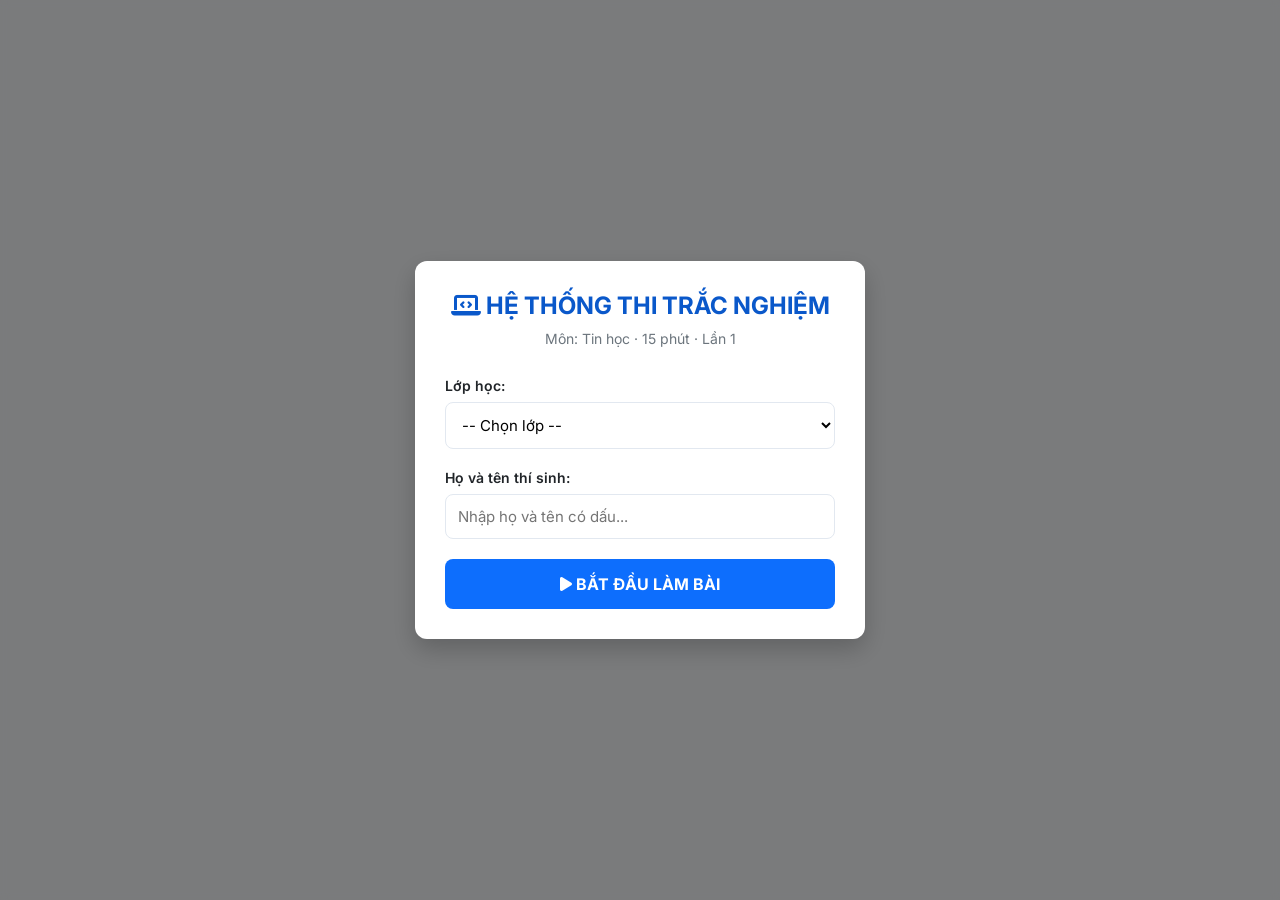
<file: de-thi/KHAO_SAT_TIN_HOC_7.html>
<!DOCTYPE html>
<html lang="vi">
<head>
    <meta charset="UTF-8">
    <meta name="viewport" content="width=device-width, initial-scale=1.0">
    <title>Bài Kiểm Tra Trắc Nghiệm</title>
    <link href="https://cdnjs.cloudflare.com/ajax/libs/font-awesome/6.4.0/css/all.min.css" rel="stylesheet">
    <link href="https://fonts.googleapis.com/css2?family=Inter:wght@400;500;600;700&display=swap" rel="stylesheet">
    <style>
        :root {
            --primary: #0d6efd;
            --primary-dark: #0a58ca;
            --header-bg: #1e3a8a; /* Dark Blue header */
            --bg: #f4f6f9;
            --card: #ffffff;
            --text: #212529;
            --text-muted: #6c757d;
            --border: #e2e8f0;
            --answered-color: #10b981; /* Green */
            --current-color: #3b82f6; /* Blue */
            --unanswered-color: #cbd5e1; /* Gray */
            --flagged-color: #f59e0b; /* Yellow */
            --danger: #ef4444; /* Red */
        }
        
        * { margin: 0; padding: 0; box-sizing: border-box; font-family: 'Inter', sans-serif; }
        body { background-color: var(--bg); color: var(--text); overflow: hidden; height: 100vh; display: flex; flex-direction: column; }
        
        /* HEADER */
        header { background-color: var(--header-bg); color: white; padding: 0 20px; height: 60px; display: flex; justify-content: space-between; align-items: center; box-shadow: 0 2px 4px rgba(0,0,0,0.1); z-index: 10; flex-shrink: 0; }
        .header-left { display: flex; align-items: center; gap: 15px; }
        .logo-box { background: rgba(255,255,255,0.2); padding: 8px; border-radius: 6px; }
        .header-title h1 { font-size: 14px; font-weight: 700; letter-spacing: 0.5px; opacity: 0.9; text-transform: uppercase; margin-bottom: 2px;}
        .header-title h2 { font-size: 16px; font-weight: 500; }
        .header-right { display: flex; align-items: center; gap: 20px; font-size: 14px; }
        .header-btn { background: none; border: none; color: white; cursor: pointer; display: flex; align-items: center; gap: 6px; font-size: 14px; transition: 0.2s; }
        .header-btn:hover { opacity: 0.8; }
        
        /* MAIN LAYOUT */
        .layout-container { display: flex; flex: 1; overflow: hidden; padding: 20px; gap: 20px; max-width: 1400px; margin: 0 auto; width: 100%; }
        
        /* PANELS */
        .panel { background: var(--card); border-radius: 12px; box-shadow: 0 1px 3px rgba(0,0,0,0.05); display: flex; flex-direction: column; }
        .panel-header { font-weight: 700; font-size: 13px; color: var(--text-muted); text-transform: uppercase; padding: 15px 20px; border-bottom: 1px solid var(--border); letter-spacing: 0.5px; display: flex; align-items: center; gap: 10px; }
        
        /* LEFT SIDEBAR */
        .left-sidebar { width: 300px; flex-shrink: 0; display: flex; flex-direction: column; gap: 20px; overflow-y: auto; }
        .grid-container { padding: 20px; }
        .legend { display: flex; justify-content: space-between; font-size: 12px; color: var(--text-muted); margin-bottom: 20px; }
        .legend-item { display: flex; align-items: center; gap: 5px; }
        .dot { width: 10px; height: 10px; border-radius: 50%; }
        .dot.answered { background: var(--answered-color); }
        .dot.current { background: var(--current-color); }
        .dot.unanswered { border: 1px solid var(--unanswered-color); }
        
        .question-grid { display: grid; grid-template-columns: repeat(5, 1fr); gap: 10px; }
        .q-btn { aspect-ratio: 1; border-radius: 8px; border: 1px solid var(--border); background: white; font-weight: 600; font-size: 14px; color: var(--text); cursor: pointer; transition: 0.2s; position: relative; }
        .q-btn:hover { border-color: var(--current-color); }
        
        /* Q States */
        .q-btn.answered { background: var(--answered-color); color: white; border-color: var(--answered-color); }
        .q-btn.current { background: var(--current-color); color: white; border-color: var(--current-color); }
        .q-btn.flagged::after { content: ''; position: absolute; top: -4px; right: -4px; width: 12px; height: 12px; background: var(--flagged-color); border-radius: 50%; border: 2px solid white; }
        .q-btn.wrong { background: var(--danger); color: white; border-color: var(--danger); }
        
        .flagged-list-btn { width: calc(100% - 40px); margin: 0 20px 20px; background: #f8f9fa; border: 1px solid var(--border); border-radius: 8px; padding: 12px; font-weight: 600; font-size: 14px; color: var(--text); display: flex; align-items: center; justify-content: center; gap: 8px; cursor: pointer; }
        .tips-box { margin: 0 20px 20px; background: #eff6ff; border: 1px solid #bfdbfe; border-radius: 8px; padding: 15px; font-size: 13px; color: #1e40af; }
        .tips-box h3 { font-size: 13px; font-weight: 700; margin-bottom: 5px; display: flex; align-items: center; gap: 6px; }

        /* MAIN CONTENT */
        .main-content { flex: 1; min-width: 0; display: flex; flex-direction: column; }
        .question-header { display: flex; justify-content: space-between; align-items: center; margin-bottom: 20px; padding: 0 10px; }
        .question-title { font-size: 18px; font-weight: 700; }
        .btn-flag { background: white; border: 1px solid var(--border); padding: 8px 15px; border-radius: 20px; font-size: 14px; font-weight: 600; cursor: pointer; display: flex; align-items: center; gap: 8px; transition: 0.2s; }
        .btn-flag:hover { background: #f8f9fa; }
        .btn-flag.active { color: var(--flagged-color); border-color: var(--flagged-color); background: #fffbeb; }

        .question-body { background: white; padding: 30px; border-radius: 12px; box-shadow: 0 1px 3px rgba(0,0,0,0.05); flex: 1; display: flex; flex-direction: column; overflow-y: auto; }
        .q-text { font-size: 16px; line-height: 1.6; margin-bottom: 30px; }
        
        .options-container { display: flex; flex-direction: column; gap: 15px; }
        .option-card { border: 1px solid var(--border); border-radius: 8px; padding: 15px 20px; cursor: pointer; display: flex; align-items: center; gap: 15px; transition: 0.2s; font-size: 15px; background: white; }
        .option-card:hover { border-color: var(--current-color); background: #f0f7ff; }
        .option-card.selected { border-color: var(--current-color); background: #eff6ff; box-shadow: 0 0 0 1px var(--current-color); }
        .option-letter { width: 32px; height: 32px; border-radius: 50%; border: 1px solid var(--border); display: flex; align-items: center; justify-content: center; font-weight: 600; font-size: 14px; background: white; flex-shrink: 0; }
        .option-card.selected .option-letter { background: var(--current-color); color: white; border-color: var(--current-color); }
        
        /* Fill / Calc inputs */
        .text-input { width: 100%; padding: 15px; border: 2px solid var(--border); border-radius: 8px; font-size: 16px; outline: none; transition: 0.2s; }
        .text-input:focus { border-color: var(--current-color); }
        .suggestions { display: flex; flex-wrap: wrap; gap: 10px; margin-top: 15px; }
        .suggestion-tag { background: #f1f5f9; padding: 6px 12px; border-radius: 20px; font-size: 14px; cursor: pointer; border: 1px solid var(--border); transition: 0.2s; }
        .suggestion-tag:hover { background: #e2e8f0; }

        .nav-buttons { display: flex; justify-content: space-between; margin-top: 30px; }
        .btn-nav { padding: 12px 25px; border-radius: 8px; font-size: 15px; font-weight: 600; cursor: pointer; display: flex; align-items: center; gap: 10px; transition: 0.2s; }
        .btn-prev { background: white; border: 1px solid var(--border); color: var(--text); }
        .btn-prev:hover { background: #f8f9fa; }
        .btn-next { background: var(--current-color); border: none; color: white; }
        .btn-next:hover { background: var(--primary-dark); }
        .btn-next:disabled { background: #94a3b8; cursor: not-allowed; }
        
        .explanation-box { margin-top: 20px; padding: 20px; background: #f8f9fa; border-left: 4px solid var(--current-color); border-radius: 8px; display: none; }
        
        .correct-opt { border-color: var(--answered-color) !important; background: #ecfdf5 !important; }
        .wrong-opt { border-color: var(--danger) !important; background: #fef2f2 !important; }

        /* RIGHT SIDEBAR */
        .right-sidebar { width: 320px; flex-shrink: 0; display: flex; flex-direction: column; gap: 20px; overflow-y: auto; }
        
        .timer-box { text-align: center; padding: 30px 20px; }
        .timer-title { font-size: 13px; font-weight: 700; color: var(--text-muted); text-transform: uppercase; margin-bottom: 10px; }
        .timer-time { font-size: 40px; font-weight: 700; color: var(--current-color); display: flex; align-items: center; justify-content: center; gap: 10px; margin-bottom: 15px; }
        .progress-bar-bg { height: 8px; background: #e2e8f0; border-radius: 4px; overflow: hidden; margin-bottom: 10px; }
        .progress-bar-fill { height: 100%; background: var(--current-color); width: 100%; transition: width 1s linear; }
        .timer-status { font-size: 13px; color: var(--text-muted); }
        .timer-status.warning { color: var(--danger); font-weight: bold; }
        
        .info-list { padding: 20px; display: flex; flex-direction: column; gap: 15px; }
        .info-item { display: flex; gap: 15px; }
        .info-icon { color: var(--text-muted); font-size: 16px; margin-top: 2px; width: 20px; text-align: center; }
        .info-text label { display: block; font-size: 12px; color: var(--text-muted); margin-bottom: 2px; }
        .info-text span { font-weight: 600; font-size: 14px; }
        
        .progress-circle-box { padding: 20px; display: flex; gap: 20px; align-items: center; }
        .circle-chart { position: relative; width: 100px; height: 100px; border-radius: 50%; display: flex; align-items: center; justify-content: center; background: conic-gradient(var(--answered-color) 0%, #f1f5f9 0%); }
        .circle-inner { width: 80px; height: 80px; background: white; border-radius: 50%; display: flex; flex-direction: column; align-items: center; justify-content: center; }
        .circle-inner span { font-size: 18px; font-weight: 700; color: var(--text); }
        .circle-inner small { font-size: 10px; color: var(--text-muted); }
        .progress-stats { flex: 1; display: flex; flex-direction: column; gap: 10px; font-size: 13px; }
        .stat-row { display: flex; justify-content: space-between; align-items: center; }
        .stat-label { display: flex; align-items: center; gap: 6px; }
        
        .btn-submit-final { margin: 0 20px 20px; background: var(--danger); color: white; border: none; padding: 15px; border-radius: 8px; font-size: 16px; font-weight: 700; cursor: pointer; display: flex; justify-content: center; align-items: center; gap: 10px; transition: 0.2s; }
        .btn-submit-final:hover { background: #dc2626; }
        .submit-hint { text-align: center; font-size: 12px; color: var(--text-muted); margin: -10px 20px 20px; }

        /* FOOTER */
        footer { background: var(--header-bg); color: white; padding: 10px 20px; display: flex; justify-content: space-between; align-items: center; font-size: 12px; opacity: 0.9; }
        .secure-badge { display: flex; align-items: center; gap: 8px; }

        /* MODALS */
        .modal-overlay { position: fixed; top: 0; left: 0; width: 100%; height: 100%; background: rgba(0,0,0,0.5); z-index: 100; display: flex; align-items: center; justify-content: center; backdrop-filter: blur(5px); }
        .modal-box { background: white; width: 450px; border-radius: 12px; padding: 30px; box-shadow: 0 10px 25px rgba(0,0,0,0.2); }
        .modal-title { font-size: 24px; font-weight: 700; text-align: center; margin-bottom: 10px; color: var(--primary-dark); }
        .modal-subtitle { text-align: center; font-size: 14px; color: var(--text-muted); margin-bottom: 30px; }
        .modal-box .form-group { margin-bottom: 20px; display: flex; flex-direction: column; gap: 8px; }
        .modal-box label { font-weight: 600; font-size: 14px; }
        .modal-box input { padding: 12px; border: 1px solid var(--border); border-radius: 8px; font-size: 15px; outline: none; }
        .modal-box input:focus { border-color: var(--primary); }
        .btn-start { width: 100%; padding: 15px; background: var(--primary); color: white; font-weight: 700; font-size: 16px; border: none; border-radius: 8px; cursor: pointer; transition: 0.2s; }
        .btn-start:hover { background: var(--primary-dark); }
        
        #results-modal { display: none; text-align: center; }
        .score-circle { width: 150px; height: 150px; border-radius: 50%; border: 8px solid var(--answered-color); margin: 0 auto 20px; display: flex; flex-direction: column; align-items: center; justify-content: center; }
        .score-val { font-size: 40px; font-weight: 700; color: var(--text); }
        
        /* Responsive */
        @media (max-width: 1024px) {
            .layout-container { flex-direction: column; overflow-y: auto; }
            .left-sidebar, .right-sidebar { width: 100%; flex-shrink: 0; }
            body { overflow: auto; height: auto; min-height: 100vh; }
        }
    </style>
</head>
<body>

    <!-- START MODAL -->
    <div id="start-modal" class="modal-overlay">
        <div class="modal-box">
            <div class="modal-title"><i class="fa-solid fa-laptop-code"></i> HỆ THỐNG THI TRẮC NGHIỆM</div>
            <div class="modal-subtitle" id="start-subject-name">Môn: Đang tải...</div>
            <!-- Chỉ hiện khi JavaScript không chạy (xem trước trong Zalo/Tệp trên iPhone...) -->
            <div id="js-warning" style="background:#fff3cd; color:#664d03; border:1px solid #ffe69c; border-radius:8px; padding:12px; margin-bottom:15px; font-size:14px; line-height:1.5; text-align:left;">
                <b>⚠️ Không thể làm bài trong khung xem trước này.</b><br>
                • Nếu giáo viên gửi <b>đường link</b>: bấm <b>⋯</b> (góc trên Zalo) → <b>Mở bằng trình duyệt</b>.<br>
                • Nếu nhận <b>file .html</b>: trên máy tính hoặc Android, mở file bằng <b>Chrome</b>.<br>
                • iPhone không làm bài được bằng file tải về — hãy xin giáo viên <b>đường link</b> bài kiểm tra.
            </div>
            <form id="startForm">
                <div class="form-group" id="class-container">
                    <label>Lớp học:</label>
                    <select id="className" required style="padding: 12px; border: 1px solid var(--border); border-radius: 8px; font-size: 15px; outline: none; background: white; width: 100%;">
                        <option value="">-- Chọn lớp --</option>
                    </select>
                </div>
                <div class="form-group">
                    <label>Họ và tên thí sinh:</label>
                    <select id="studentSelect" style="display:none; padding: 12px; border: 1px solid var(--border); border-radius: 8px; font-size: 15px; outline: none; background: white; width: 100%; margin-bottom: 8px;"></select>
                    <input type="text" id="studentName" required placeholder="Nhập họ và tên có dấu...">
                </div>
                <div id="round-info" style="display:none; font-size:13px; color: var(--text-muted); margin: -6px 0 14px; text-align:left;"></div>
                <button type="submit" class="btn-start"><i class="fa-solid fa-play"></i> BẮT ĐẦU LÀM BÀI</button>
            </form>
        </div>
    </div>
    
    <!-- SUBMITTING MODAL -->
    <div id="loading-modal" class="modal-overlay" style="display:none; z-index: 200;">
        <div class="modal-box" style="text-align: center; width: 300px;">
            <i class="fa-solid fa-spinner fa-spin" style="font-size: 40px; color: var(--primary); margin-bottom: 15px;"></i>
            <h3 id="loading-text">Đang nộp bài...</h3>
        </div>
    </div>

    <!-- MAIN APP (HIDDEN INIT) -->
    <div id="app-ui" style="display: none; flex-direction: column; height: 100vh;">
        <!-- HEADER -->
        <header>
            <div class="header-left">
                <div class="logo-box"><i class="fa-solid fa-laptop-code fa-lg"></i></div>
                <div class="header-title">
                    <h1>AI ROBOT - HỆ THỐNG THI TRẮC NGHIỆM</h1>
                    <h2 id="header-subject">Môn: Đang tải...</h2>
                </div>
            </div>
            <div class="header-right">
                <span id="header-exam-code"><i class="fa-regular fa-file-lines"></i> Mã đề: 001</span>
                <button class="header-btn" onclick="toggleFullscreen()"><i class="fa-solid fa-expand"></i> Toàn màn hình</button>
                <button class="header-btn" onclick="exitExam()"><i class="fa-solid fa-arrow-right-from-bracket"></i> Thoát bài</button>
            </div>
        </header>

        <!-- LAYOUT -->
        <main class="layout-container">
            <!-- LEFT -->
            <aside class="left-sidebar panel">
                <div class="panel-header"><i class="fa-solid fa-list-check"></i> DANH SÁCH CÂU HỎI</div>
                <div class="grid-container">
                    <div class="legend">
                        <div class="legend-item"><div class="dot answered"></div> Đã trả lời</div>
                        <div class="legend-item"><div class="dot current"></div> Đang chọn</div>
                        <div class="legend-item"><div class="dot unanswered"></div> Chưa trả lời</div>
                    </div>
                    <div class="question-grid" id="q-grid">
                        <!-- Gen JS -->
                    </div>
                </div>
                
                <div style="padding: 0 20px;">
                    <div class="legend" style="margin-bottom: 10px;">
                        <h4 style="font-size: 12px; color: var(--text);">CHÚ THÍCH</h4>
                    </div>
                    <div class="legend" style="flex-direction: column; gap: 8px;">
                        <div class="legend-item"><div class="dot answered"></div> Đã trả lời</div>
                        <div class="legend-item"><div class="dot current"></div> Đang chọn</div>
                        <div class="legend-item"><div class="dot unanswered"></div> Chưa trả lời</div>
                        <div class="legend-item"><div class="dot" style="background:var(--flagged-color)"></div> Đánh dấu</div>
                    </div>
                </div>

                <button class="flagged-list-btn" onclick="alert('Tính năng lọc đang được phát triển')">
                    <i class="fa-regular fa-bookmark"></i> Danh sách câu đánh dấu (<span id="flag-count">0</span>)
                </button>

                <div class="tips-box">
                    <h3><i class="fa-regular fa-lightbulb"></i> MẸO HAY</h3>
                    <p>Bạn có thể nhấn vào số câu hỏi để chuyển nhanh đến câu đó.</p>
                </div>
            </aside>

            <!-- CENTER -->
            <section class="main-content">
                <div class="question-header">
                    <div class="question-title" id="q-title">Câu 1/20</div>
                    <button class="btn-flag" id="btn-flag" onclick="toggleFlag()"><i class="fa-regular fa-bookmark"></i> Đánh dấu câu hỏi</button>
                </div>
                <div class="question-body" id="q-body">
                    <!-- Gen JS -->
                </div>
                <div class="nav-buttons">
                    <button class="btn-nav btn-prev" id="btn-prev" onclick="nav(-1)"><i class="fa-solid fa-chevron-left"></i> Câu trước</button>
                    <button class="btn-nav btn-next" id="btn-next" onclick="nav(1)">Câu tiếp <i class="fa-solid fa-chevron-right"></i></button>
                </div>
            </section>

            <!-- RIGHT -->
            <aside class="right-sidebar panel">
                <div class="panel-header"><i class="fa-regular fa-clock"></i> THỜI GIAN CÒN LẠI</div>
                <div class="timer-box">
                    <div class="timer-time"><i class="fa-regular fa-clock"></i> <span id="timerDisplay">--:--</span></div>
                    <div class="progress-bar-bg"><div class="progress-bar-fill" id="timer-bar"></div></div>
                    <div class="timer-status" id="timer-status">Đã làm: 0/0 câu</div>
                </div>

                <div class="panel-header" style="border-top: 1px solid var(--border);"><i class="fa-regular fa-id-card"></i> THÔNG TIN THÍ SINH</div>
                <div class="info-list">
                    <div class="info-item">
                        <div class="info-icon"><i class="fa-regular fa-user"></i></div>
                        <div class="info-text"><label>Họ và tên</label><span id="info-name">-</span></div>
                    </div>
                    <div class="info-item">
                        <div class="info-icon"><i class="fa-solid fa-users-rectangle"></i></div>
                        <div class="info-text"><label>Lớp</label><span id="info-class">-</span></div>
                    </div>
                    <div class="info-item">
                        <div class="info-icon"><i class="fa-solid fa-book"></i></div>
                        <div class="info-text"><label>Môn thi</label><span id="info-subject">-</span></div>
                    </div>
                </div>

                <div class="panel-header" style="border-top: 1px solid var(--border);"><i class="fa-solid fa-chart-pie"></i> TIẾN ĐỘ LÀM BÀI</div>
                <div class="progress-circle-box">
                    <div class="circle-chart" id="progress-ring">
                        <div class="circle-inner">
                            <span id="progress-pct">0%</span>
                            <small id="progress-text">0/0 câu</small>
                        </div>
                    </div>
                    <div class="progress-stats">
                        <div class="stat-row"><div class="stat-label"><div class="dot answered"></div> Đã trả lời:</div><strong id="stat-ans">0</strong></div>
                        <div class="stat-row"><div class="stat-label"><div class="dot unanswered"></div> Chưa trả lời:</div><strong id="stat-unans">0</strong></div>
                        <div class="stat-row"><div class="stat-label"><div class="dot" style="background:var(--flagged-color)"></div> Đánh dấu:</div><strong id="stat-flag">0</strong></div>
                    </div>
                </div>

                <button class="btn-submit-final" id="btn-submit" onclick="submitExam()"><i class="fa-solid fa-paper-plane"></i> NỘP BÀI</button>
                <div class="submit-hint">Bạn có chắc chắn muốn nộp bài?<br>Sau khi nộp bài, bạn không thể thay đổi đáp án.</div>
            </aside>
        </main>

        <!-- FOOTER -->
        <footer>
            <div><i class="fa-solid fa-shield-halved"></i> Hệ thống thi trắc nghiệm trực tuyến AI Robot | Công bằng - Chính xác - Bảo mật</div>
            <div class="secure-badge"><i class="fa-solid fa-lock"></i> Kết nối an toàn<br><span style="font-size:10px; opacity:0.8">Bài thi được bảo mật 100%</span></div>
        </footer>
    </div>

    <!-- DỮ LIỆU ĐỀ THI -->
    <script id="examData">
        const EXAM_DATA = [{"type":"mcq","question":"Thiết bị nào sau đây là thiết bị vào?","options":["Bàn phím","Màn hình","Loa","Máy in"],"correctAnswerIndex":0,"difficulty":"Dễ","explanation":"Bàn phím dùng để nhập thông tin vào máy tính nên là thiết bị vào."},{"type":"mcq","question":"Thiết bị nào sau đây là thiết bị ra?","options":["Chuột","Micro","Màn hình","Bàn phím"],"correctAnswerIndex":2,"difficulty":"Dễ","explanation":"Màn hình dùng để xuất thông tin ra bên ngoài cho con người nhận biết."},{"type":"mcq","question":"Hệ điều hành thuộc loại phần mềm nào?","options":["Phần mềm ứng dụng","Phần mềm hệ thống","Phần mềm diệt virus","Trình duyệt web"],"correctAnswerIndex":1,"difficulty":"Dễ","explanation":"Hệ điều hành là phần mềm hệ thống quản lý và điều khiển hoạt động của máy tính."},{"type":"mcq","question":"Phần mở rộng .docx thường cho biết tệp đó là loại tệp nào?","options":["Tệp văn bản","Tệp hình ảnh","Tệp trình chiếu","Tệp âm thanh"],"correctAnswerIndex":0,"difficulty":"Dễ","explanation":".docx là phần mở rộng thường gặp của tệp văn bản."},{"type":"mcq","question":"Đâu là sự khác biệt cơ bản giữa thiết bị vào và thiết bị ra?","options":["Thiết bị vào nhập thông tin, thiết bị ra xuất thông tin","Thiết bị vào xuất thông tin, thiết bị ra nhập thông tin","Cả hai đều chỉ để lưu trữ dữ liệu","Cả hai đều chỉ để xử lý dữ liệu"],"correctAnswerIndex":0,"difficulty":"Trung bình","explanation":"Thiết bị vào dùng để nhập thông tin, còn thiết bị ra dùng để xuất thông tin."},{"type":"mcq","question":"Windows, macOS, Android, iOS là ví dụ của loại phần mềm nào?","options":["Phần mềm ứng dụng","Hệ điều hành","Phần mềm diệt virus","Phần mềm soạn thảo văn bản"],"correctAnswerIndex":1,"difficulty":"Trung bình","explanation":"Windows, macOS, Android, iOS đều là các hệ điều hành."},{"type":"mcq","question":"Khi đặt tên tệp và thư mục, nên làm theo cách nào?","options":["Đặt tên dài, phức tạp, khó nhớ","Đặt tên đơn giản, dễ nhớ, gợi nhớ nội dung","Đặt tên tùy ý, không cần phân biệt","Đặt trùng tên với mọi tệp khác"],"correctAnswerIndex":1,"difficulty":"Trung bình","explanation":"Tên tệp, thư mục nên đơn giản, dễ nhớ và gợi nhớ nội dung lưu trữ."},{"type":"mcq","question":"Phần mềm ứng dụng nào thường dùng để mở tệp có phần mở rộng .pptx?","options":["Phần mềm trình chiếu","Bảng tính","Soạn thảo văn bản","Trình duyệt web"],"correctAnswerIndex":0,"difficulty":"Trung bình","explanation":".pptx là phần mở rộng của tệp trình chiếu, thường mở bằng phần mềm trình chiếu."},{"type":"mcq","question":"Trước khi vệ sinh máy tính, em nên làm gì để đảm bảo an toàn thiết bị?","options":["Tắt máy và ngắt nguồn điện","Rút chuột khi máy đang chạy","Dùng khăn ướt lau trực tiếp khi máy đang bật","Tự tháo ổ cứng ra ngoài"],"correctAnswerIndex":0,"difficulty":"Khó","explanation":"Cần tắt máy và ngắt nguồn điện trước khi vệ sinh để tránh mất an toàn cho thiết bị."},{"type":"mcq","question":"Vì sao cần sao lưu dữ liệu thường xuyên?","options":["Để tăng dung lượng RAM","Để giảm nguy cơ mất dữ liệu do hỏng thiết bị, virus hoặc truy cập trái phép","Để máy tính tự động chạy nhanh hơn","Để thay đổi phần mở rộng của tệp"],"correctAnswerIndex":1,"difficulty":"Khó","explanation":"Sao lưu thường xuyên giúp bảo vệ dữ liệu trước nguy cơ mất mát hoặc bị truy cập trái phép."},{"type":"tf","question":"Bàn phím, chuột, micro là các thiết bị vào.","options":["Đúng","Sai"],"correctAnswerIndex":0,"difficulty":"Dễ","explanation":"Bàn phím, chuột, micro đều dùng để nhập thông tin vào máy tính."},{"type":"tf","question":"Màn hình, loa, máy in là các thiết bị ra.","options":["Đúng","Sai"],"correctAnswerIndex":0,"difficulty":"Dễ","explanation":"Màn hình, loa, máy in đều dùng để xuất thông tin ra bên ngoài."},{"type":"tf","question":"Hệ điều hành là phần mềm ứng dụng.","options":["Đúng","Sai"],"correctAnswerIndex":1,"difficulty":"Dễ","explanation":"Hệ điều hành là phần mềm hệ thống, không phải phần mềm ứng dụng."},{"type":"tf","question":"Phần mở rộng tệp giúp nhận biết loại tệp và phần mềm ứng dụng có thể mở tệp đó.","options":["Đúng","Sai"],"correctAnswerIndex":0,"difficulty":"Trung bình","explanation":"Phần mở rộng tệp giúp xác định loại tệp và phần mềm phù hợp để mở."},{"type":"tf","question":"Tên tệp và thư mục nên đặt càng phức tạp càng tốt để dễ tìm kiếm.","options":["Đúng","Sai"],"correctAnswerIndex":1,"difficulty":"Trung bình","explanation":"Tên tệp, thư mục nên đơn giản, dễ nhớ, gợi nhớ nội dung để thuận tiện tìm kiếm."},{"type":"tf","question":"Có thể sao lưu dữ liệu cục bộ hoặc sao lưu lên đám mây.","options":["Đúng","Sai"],"correctAnswerIndex":0,"difficulty":"Trung bình","explanation":"Sao lưu cục bộ và sao lưu đám mây là hai hình thức bảo vệ dữ liệu thường dùng."},{"type":"tf","question":"Không nên chạy các tệp lạ có phần mở rộng .exe, .com, .bat nếu không rõ nguồn gốc vì có thể gây hại cho máy tính.","options":["Đúng","Sai"],"correctAnswerIndex":0,"difficulty":"Khó","explanation":"Các tệp .exe, .com, .bat thường là tệp chương trình, nên cần thận trọng với tệp lạ để bảo vệ máy tính."},{"type":"tf","question":"Sao lưu dữ liệu lên đám mây giúp giảm nguy cơ mất dữ liệu khi thiết bị hỏng, nhưng tài khoản đám mây vẫn cần được bảo vệ bằng mật khẩu mạnh.","options":["Đúng","Sai"],"correctAnswerIndex":0,"difficulty":"Khó","explanation":"Sao lưu đám mây hữu ích nhưng cần bảo vệ tài khoản bằng mật khẩu mạnh để tránh truy cập trái phép."},{"type":"fill","question":"Thiết bị ___ dùng để nhập thông tin vào máy tính, ví dụ như bàn phím, chuột, micro.","options":["vào","ra"],"correctAnswerText":"vào","difficulty":"Dễ","explanation":"Thiết bị vào là thiết bị dùng để nhập thông tin vào máy tính."},{"type":"fill","question":"Để bảo vệ dữ liệu, cần ___ dữ liệu thường xuyên và sử dụng phần mềm diệt virus.","options":["sao lưu","xóa"],"correctAnswerText":"sao lưu","difficulty":"Trung bình","explanation":"Sao lưu dữ liệu thường xuyên giúp giảm nguy cơ mất mát dữ liệu."}];
        const WEBHOOK_URL = "https://script.google.com/macros/s/AKfycbywuNpk7FY2vmDBRgclU4u2Rbp3YoeP5Y2hjhtNYSSCOBU8HOtD1HtGNmPhJVLXb17Y_w/exec";
        const EXAM_TIME = 15;
        const SUBJECT = "Tin học";
        const ALLOWED_CLASSES = "7A1,7A2,7A3,7A4,7A5";
        const EXAM_ROUND = 1;
        const EXAM_LIMIT = 0;
        const SHUFFLE = false;
        const STUDENT_LISTS = {};
    </script>

    <!-- LOGIC -->
    <script>
        let studentName = "";
        let className = "";
        let currentQIndex = 0;
        let totalQ = EXAM_DATA.length;
        let answers = {}; // { index: value }
        let flagged = []; // [index]
        
        let timeRemaining = EXAM_TIME * 60;
        let totalTime = EXAM_TIME * 60;
        let timerInterval;
        let isSubmitted = false;
        let cheatCount = 0;

        const LETTERS = ['A', 'B', 'C', 'D', 'E', 'F'];

        // INIT — chạy ngay khi HTML sẵn sàng, không chờ font/icon từ Internet (mạng điện thoại chậm)
        const OTHER_NAME = '__other__';
        function initExam() {
            const jsWarning = document.getElementById('js-warning');
            if (jsWarning) jsWarning.style.display = 'none';

            // Danh sách lớp
            const classSelect = document.getElementById('className');
            const classList = (typeof ALLOWED_CLASSES !== 'undefined' ? String(ALLOWED_CLASSES) : '')
                .split(/[,;]/).map(c => c.trim()).filter(c => c);
            if (classList.length > 0) {
                classSelect.innerHTML = '<option value="">-- Chọn lớp --</option>';
                classList.forEach(c => {
                    let opt = document.createElement('option');
                    opt.value = c;
                    opt.innerText = c;
                    classSelect.appendChild(opt);
                });
                classSelect.addEventListener('change', updateNameField);
            } else {
                // Không giới hạn lớp: học sinh tự nhập lớp
                const container = document.getElementById('class-container');
                if (container) {
                    container.innerHTML = '<label>Lớp học:</label><input type="text" id="className" required placeholder="Ví dụ: 6A1, 9A2..." style="padding: 12px; border: 1px solid var(--border); border-radius: 8px; font-size: 15px; outline: none; background: white; width: 100%;">';
                }
            }
            document.getElementById('studentSelect').addEventListener('change', updateNameField);

            const roundText = examRoundText();
            document.getElementById('start-subject-name').innerText = `Môn: ${SUBJECT} · ${roundText}`;
            document.getElementById('header-subject').innerText = `Môn: ${SUBJECT} · ${roundText}`;
            document.getElementById('info-subject').innerText = SUBJECT;
            if (EXAM_LIMIT > 0) {
                const info = document.getElementById('round-info');
                info.style.display = 'block';
                info.innerText = `Bài này được làm tối đa ${EXAM_LIMIT} lần; điểm được tính là điểm cao nhất trong ${EXAM_LIMIT} lần làm đầu tiên.`;
            }

            document.getElementById('startForm').addEventListener('submit', (e) => {
                e.preventDefault();
                const sel = document.getElementById('studentSelect');
                const usingList = sel.style.display !== 'none' && sel.value !== OTHER_NAME;
                studentName = (usingList ? sel.value : document.getElementById('studentName').value).trim().replace(/\s+/g, ' ');
                className = document.getElementById('className').value.trim();
                if (usingList && !studentName) return alert('Vui lòng chọn tên của em trong danh sách.');
                if(studentName && className) {
                    document.getElementById('info-name').innerText = studentName;
                    document.getElementById('info-class').innerText = className;
                    document.getElementById('start-modal').style.display = 'none';
                    document.getElementById('app-ui').style.display = 'flex';

                    if (SHUFFLE) shuffleExam();
                    initGrid();
                    renderQuestion(0);
                    updateProgress();
                    startTimer();
                }
            });
        }

        function examRoundText() {
            return `${EXAM_TIME} phút · Lần ${EXAM_ROUND || 1}` + (EXAM_LIMIT > 0 ? ` (tối đa ${EXAM_LIMIT} lần)` : '');
        }

        // Chọn lớp có danh sách học sinh -> chọn tên trong danh sách (tránh gõ sai tên)
        function updateNameField() {
            const cls = (document.getElementById('className').value || '').trim();
            const sel = document.getElementById('studentSelect');
            const input = document.getElementById('studentName');
            const key = Object.keys(STUDENT_LISTS || {}).find(k => k.trim().toLowerCase() === cls.toLowerCase());
            const names = key ? STUDENT_LISTS[key] : null;
            if (names && names.length) {
                if (sel.dataset.cls !== cls) {
                    sel.dataset.cls = cls;
                    sel.innerHTML = '<option value="">-- Chọn tên của em --</option>';
                    names.forEach(n => { const o = document.createElement('option'); o.value = n; o.textContent = n; sel.appendChild(o); });
                    const other = document.createElement('option');
                    other.value = OTHER_NAME;
                    other.textContent = '(Tên em không có trong danh sách — nhập tay)';
                    sel.appendChild(other);
                }
                sel.style.display = 'block';
                const manual = sel.value === OTHER_NAME;
                input.style.display = manual ? 'block' : 'none';
                input.required = manual;
                sel.required = !manual;
            } else {
                sel.style.display = 'none';
                sel.required = false;
                input.style.display = 'block';
                input.required = true;
            }
        }

        // Xáo trộn thứ tự câu hỏi và đáp án cho mỗi học sinh (giữ nguyên đáp án đúng)
        function shuffleArray(a) {
            for (let i = a.length - 1; i > 0; i--) {
                const j = Math.floor(Math.random() * (i + 1));
                [a[i], a[j]] = [a[j], a[i]];
            }
            return a;
        }
        function shuffleExam() {
            // Không đảo đáp án kiểu "Tất cả đều đúng", "Cả A và B"... vì phụ thuộc vị trí
            const positional = /tất cả|cả\s+[a-d]\s+(và|,)|cả hai|không có đáp án|các đáp án (trên|đều)|đáp án khác|^[a-d]\s*(và|,)\s*[a-d]/i;
            const qs = shuffleArray(EXAM_DATA.slice());
            qs.forEach(q => {
                const isMcq = q.type === 'mcq' || (!q.type && Array.isArray(q.options) && q.options.length > 2);
                if (!isMcq || !Array.isArray(q.options) || q.options.some(o => positional.test(String(o)))) return;
                const order = shuffleArray(q.options.map((_, i) => i));
                q.options = order.map(i => q.options[i]);
                q.correctAnswerIndex = order.indexOf(q.correctAnswerIndex);
            });
            EXAM_DATA.splice(0, EXAM_DATA.length, ...qs);
        }
        if (document.readyState === 'loading') document.addEventListener('DOMContentLoaded', initExam);
        else initExam();

        function initGrid() {
            const grid = document.getElementById('q-grid');
            grid.innerHTML = '';
            for(let i=0; i<totalQ; i++) {
                let btn = document.createElement('button');
                btn.className = 'q-btn';
                btn.id = `grid-btn-${i}`;
                btn.innerText = i + 1;
                btn.onclick = () => {
                    renderQuestion(i);
                };
                grid.appendChild(btn);
            }
        }

        function renderQuestion(index) {
            currentQIndex = index;
            const q = EXAM_DATA[index];
            
            // Header
            document.getElementById('q-title').innerText = `Câu ${index + 1}/${totalQ}`;
            
            // Flag button
            const btnFlag = document.getElementById('btn-flag');
            if (flagged.includes(index)) {
                btnFlag.classList.add('active');
                btnFlag.innerHTML = `<i class="fa-solid fa-bookmark"></i> Bỏ đánh dấu`;
            } else {
                btnFlag.classList.remove('active');
                btnFlag.innerHTML = `<i class="fa-regular fa-bookmark"></i> Đánh dấu câu hỏi`;
            }

            // Body
            const body = document.getElementById('q-body');
            let html = `<div class="q-text">${q.question.replace(/\\n/g, '<br>')}</div>`;
            
            let savedAns = answers[index];

            if (q.type === 'mcq' || q.type === 'tf' || (!q.type && q.options)) {
                html += `<div style="text-align:center; font-weight:600; margin-bottom:15px; color:var(--text-muted); font-size:14px;">Chọn một đáp án đúng</div>`;
                html += `<div class="options-container">`;
                q.options.forEach((opt, oIndex) => {
                    let isSelected = savedAns === oIndex;
                    let cls = isSelected ? 'option-card selected' : 'option-card';
                    // Nếu đã nộp bài (Review mode)
                    if (isSubmitted) {
                        cls = 'option-card';
                        if (oIndex === q.correctAnswerIndex) cls += ' correct-opt';
                        else if (isSelected) cls += ' wrong-opt';
                    }
                    
                    html += `
                        <div class="${cls}" onclick="selectOption(${index}, ${oIndex})">
                            <div class="option-letter">${LETTERS[oIndex] || ''}</div>
                            <div class="option-text">${opt}</div>
                        </div>
                    `;
                });
                html += `</div>`;
            } else if (q.type === 'fill') {
                html += `<input type="text" class="text-input" id="inp-ans" placeholder="Nhập đáp án của bạn..." value="${savedAns || ''}" oninput="saveTextAnswer(${index}, this.value)" ${isSubmitted ? 'disabled' : ''}>`;
                if (q.options && Array.isArray(q.options) && !isSubmitted) {
                    html += `<div class="suggestions">`;
                    q.options.forEach(opt => {
                        let escapedOpt = opt.replace(/"/g, '&quot;').replace(/'/g, "\\\\'");
                        html += `<div class="suggestion-tag" onclick="fillSuggestion('${escapedOpt}')">${opt}</div>`;
                    });
                    html += `</div>`;
                }
            } else if (q.type === 'calc') {
                html += `<input type="number" step="any" class="text-input" id="inp-ans" placeholder="Nhập con số đáp án..." value="${savedAns || ''}" oninput="saveTextAnswer(${index}, this.value)" ${isSubmitted ? 'disabled' : ''}>`;
            }
            
            // Nếu đã nộp bài, hiện giải thích
            if (isSubmitted) {
                if (q.type === 'fill' || q.type === 'calc') {
                    let isCorrect = checkTextCorrect(savedAns, q.correctAnswerText);
                    let color = isCorrect ? 'var(--answered-color)' : 'var(--danger)';
                    html += `<div style="margin-top:15px; color:${color}; font-weight:bold;">${isCorrect ? 'Chính xác!' : 'Sai!'} Đáp án đúng: ${q.correctAnswerText}</div>`;
                }
                html += `<div class="explanation-box" style="display:block"><strong>Giải thích:</strong><br>${q.explanation}</div>`;
            }

            body.innerHTML = html;

            // Nav buttons
            document.getElementById('btn-prev').style.visibility = index === 0 ? 'hidden' : 'visible';
            document.getElementById('btn-next').disabled = isSubmitted && index === totalQ - 1; 
            document.getElementById('btn-next').style.display = index === totalQ - 1 && !isSubmitted ? 'none' : 'flex';

            updateGridSelection();
        }

        function selectOption(qIndex, oIndex) {
            if(isSubmitted) return;
            answers[qIndex] = oIndex;
            updateProgress();
            renderQuestion(qIndex); // re-render to show selection
            // Auto next for MCQ
            setTimeout(() => { if(qIndex < totalQ - 1) nav(1); }, 300);
        }

        function saveTextAnswer(qIndex, val) {
            if(isSubmitted) return;
            if(val.trim() === '') delete answers[qIndex];
            else answers[qIndex] = val;
            updateProgress();
        }

        function fillSuggestion(val) {
            if(isSubmitted) return;
            const inp = document.getElementById('inp-ans');
            if(inp) {
                inp.value = val;
                saveTextAnswer(currentQIndex, val);
            }
        }

        function nav(step) {
            let n = currentQIndex + step;
            if (n >= 0 && n < totalQ) renderQuestion(n);
        }

        function toggleFlag() {
            if(isSubmitted) return;
            let idx = flagged.indexOf(currentQIndex);
            if (idx === -1) flagged.push(currentQIndex);
            else flagged.splice(idx, 1);
            updateProgress();
            renderQuestion(currentQIndex);
        }

        function updateGridSelection() {
            for(let i=0; i<totalQ; i++) {
                let btn = document.getElementById(`grid-btn-${i}`);
                if(!btn) continue;
                
                // Clear old classes except base
                btn.className = 'q-btn';
                
                if (isSubmitted) {
                    let isC = isCorrect(i);
                    if (isC) btn.classList.add('answered'); // green
                    else btn.classList.add('wrong'); // red
                } else {
                    if (answers[i] !== undefined) btn.classList.add('answered');
                    if (flagged.includes(i)) btn.classList.add('flagged');
                }
                
                if (i === currentQIndex) btn.classList.add('current');
            }
        }

        function updateProgress() {
            let ansCount = Object.keys(answers).length;
            let unansCount = totalQ - ansCount;
            let flagCount = flagged.length;
            
            document.getElementById('timer-status').innerText = `Đã làm: ${ansCount}/${totalQ} câu`;
            
            let pct = Math.round((ansCount / totalQ) * 100) || 0;
            document.getElementById('progress-pct').innerText = `${pct}%`;
            document.getElementById('progress-text').innerText = `${ansCount}/${totalQ} câu`;
            document.getElementById('progress-ring').style.background = `conic-gradient(var(--answered-color) ${pct}%, #f1f5f9 0%)`;
            
            document.getElementById('stat-ans').innerText = ansCount;
            document.getElementById('stat-unans').innerText = unansCount;
            document.getElementById('stat-flag').innerText = flagCount;
            document.getElementById('flag-count').innerText = flagCount;
            
            updateGridSelection();
        }

        // TIMER
        function startTimer() {
            const display = document.getElementById('timerDisplay');
            const bar = document.getElementById('timer-bar');
            
            timerInterval = setInterval(() => {
                if(isSubmitted) { clearInterval(timerInterval); return; }
                timeRemaining--;
                let m = Math.floor(timeRemaining / 60);
                let s = timeRemaining % 60;
                display.innerText = `${m < 10 ? '0'+m : m}:${s < 10 ? '0'+s : s}`;
                
                let pct = (timeRemaining / totalTime) * 100;
                bar.style.width = `${pct}%`;
                
                if(pct < 20) {
                    bar.style.background = 'var(--danger)';
                    display.style.color = 'var(--danger)';
                    document.getElementById('timer-status').classList.add('warning');
                    document.getElementById('timer-status').innerText = 'Sắp hết thời gian!';
                }
                
                if (timeRemaining <= 0) {
                    clearInterval(timerInterval);
                    alert("Đã hết thời gian làm bài! Hệ thống sẽ tự động nộp bài.");
                    doSubmit();
                }
            }, 1000);
        }

        // CHEAT
        document.addEventListener("visibilitychange", () => {
            if (document.hidden && !isSubmitted && document.getElementById('app-ui').style.display === 'flex') {
                cheatCount++;
                alert(`Cảnh báo gian lận (${cheatCount}): Bạn đã rời khỏi trang làm bài!`);
            }
        });

        function toggleFullscreen() {
            if (!document.fullscreenElement) document.documentElement.requestFullscreen().catch(()=>{});
            else if (document.exitFullscreen) document.exitFullscreen();
        }
        function exitExam() {
            if(!isSubmitted) {
                if(confirm("Bạn chưa nộp bài. Thoát bây giờ sẽ mất dữ liệu. Chắc chắn thoát?")) window.close();
            } else window.close();
        }

        // SUBMIT LOGIC
        function isCorrect(index) {
            let q = EXAM_DATA[index];
            let uAns = answers[index];
            if (uAns === undefined) return false;
            
            if (q.type === 'mcq' || q.type === 'tf' || (!q.type && q.options)) {
                return uAns === q.correctAnswerIndex;
            } else {
                return checkTextCorrect(uAns, q.correctAnswerText);
            }
        }
        
        function checkTextCorrect(userVal, correctVal) {
            let standardUser = String(userVal || "").toLowerCase().trim().replace(/\s+/g, " ");
            let standardCorrect = String(correctVal || "").toLowerCase().trim().replace(/\s+/g, " ");
            return standardUser === standardCorrect && standardUser !== "";
        }

        async function submitExam() {
            if(isSubmitted) return;
            let ansCount = Object.keys(answers).length;
            if(ansCount < totalQ) {
                if(!confirm(`Bạn còn ${totalQ - ansCount} câu chưa làm. Bạn có chắc chắn nộp bài?`)) return;
            } else {
                if(!confirm("Bạn có chắc chắn nộp bài? Hành động này không thể hoàn tác.")) return;
            }
            doSubmit();
        }

        // ======= GỬI ĐIỂM LÊN GOOGLE SHEETS =======
        const PENDING_KEY = 'aiRobotPendingScores';

        // Gửi 1 lần. Trả về 'ok' (Google xác nhận đã lưu), 'unconfirmed' (đã gửi nhưng không đọc được phản hồi),
        // hoặc ném lỗi nếu thất bại
        async function postScoreOnce(url, payload) {
            const body = new URLSearchParams(payload).toString();
            // Chờ lâu (90 giây): Google có lúc mất gần 30 giây nhưng VẪN ghi điểm.
            // Nếu hủy sớm rồi gửi lại sẽ tạo bài nộp trùng.
            const controller = new AbortController();
            const timer = setTimeout(() => controller.abort(), 90000);
            try {
                let res;
                try {
                    res = await fetch(url, { method: "POST", body: new URLSearchParams(payload), signal: controller.signal });
                } catch (corsErr) {
                    if (controller.signal.aborted || !navigator.onLine) throw corsErr;
                    // Không đọc được phản hồi (môi trường chặn CORS): gửi dạng no-cors, không xác nhận được
                    await fetch(url, { method: "POST", mode: "no-cors", headers: { "Content-Type": "application/x-www-form-urlencoded" }, body, signal: controller.signal });
                    return 'unconfirmed';
                }
                if (!res.ok) throw new Error("HTTP " + res.status);
                const text = (await res.text()).trim();
                if (text === 'Success') return 'ok'; // Apps Script phiên bản cũ
                let json = null;
                try { json = JSON.parse(text); } catch (e) {}
                if (json && json.status === 'success') return 'ok';
                throw new Error(json && json.message ? json.message : "Phản hồi không hợp lệ (kiểm tra quyền truy cập 'Bất kỳ ai' của Apps Script)");
            } finally {
                clearTimeout(timer);
            }
        }

        async function sendScoreWithRetry(payload, onAttempt, url = WEBHOOK_URL) {
            for (let attempt = 1; attempt <= 3; attempt++) {
                if (onAttempt) onAttempt(attempt);
                try {
                    return await postScoreOnce(url, payload);
                } catch (err) {
                    console.error(`Lỗi gửi điểm (lần ${attempt}):`, err);
                    if (attempt < 3) await new Promise(r => setTimeout(r, attempt * 2000));
                }
            }
            return 'failed';
        }

        function readPendingScores() {
            try { return JSON.parse(localStorage.getItem(PENDING_KEY)) || []; } catch (e) { return []; }
        }
        function writePendingScores(list) {
            try { localStorage.setItem(PENDING_KEY, JSON.stringify(list)); } catch (e) {}
        }
        function savePendingScore(payload) {
            const list = readPendingScores().filter(p => p.submissionId !== payload.submissionId);
            list.push(Object.assign({ url: WEBHOOK_URL }, payload));
            writePendingScores(list);
        }

        // Gửi lại các điểm chưa lưu được. Trả về số bài còn lỗi
        async function resendPendingScores() {
            const list = readPendingScores();
            if (list.length === 0) return 0;
            const remaining = [];
            for (const item of list) {
                const { url, ...payload } = item;
                const status = await sendScoreWithRetry(payload, null, url || WEBHOOK_URL);
                if (status === 'failed') remaining.push(item);
            }
            writePendingScores(remaining);
            return remaining.length;
        }

        function showSendStatus(status) {
            const el = document.getElementById('timer-status');
            el.style.fontWeight = 'bold';
            let old = document.getElementById('resend-box');
            if (old) old.remove();

            if (status === 'ok') {
                el.innerText = 'Đã lưu điểm thành công!';
                el.style.color = 'var(--answered-color)';
            } else if (status === 'unconfirmed') {
                el.innerText = 'Đã gửi điểm (chưa nhận được xác nhận). Hãy báo giáo viên kiểm tra.';
                el.style.color = 'var(--warning, #f39c12)';
            } else if (status === 'failed') {
                el.innerText = 'CHƯA LƯU ĐƯỢC ĐIỂM! Điểm đã được giữ lại trên máy này.';
                el.style.color = 'var(--danger)';
                const box = document.createElement('div');
                box.id = 'resend-box';
                box.style.marginTop = '8px';
                box.innerHTML = `<button style="padding:8px 14px; border:none; border-radius:6px; background:var(--danger); color:#fff; font-weight:bold; cursor:pointer;"><i class="fa-solid fa-rotate-right"></i> Gửi lại điểm</button>
                    <div style="font-size:12px; color:var(--text-muted); margin-top:6px;">Kiểm tra kết nối mạng rồi bấm gửi lại. Không đóng trang này.</div>`;
                box.querySelector('button').onclick = async (ev) => {
                    ev.target.disabled = true;
                    ev.target.innerText = 'Đang gửi lại...';
                    const left = await resendPendingScores();
                    showSendStatus(left === 0 ? 'ok' : 'failed');
                };
                el.insertAdjacentElement('afterend', box);
            } else {
                el.innerText = 'Hoàn thành bài thi';
                el.style.color = 'var(--text-muted)';
            }
        }

        // Mở lại file đề: tự gửi lại điểm còn tồn từ lần trước
        window.addEventListener('load', () => {
            if (readPendingScores().length > 0) {
                resendPendingScores().then(left => {
                    if (left > 0) console.warn(`Còn ${left} bài chưa gửi được điểm.`);
                });
            }
        });

        async function doSubmit() {
            // Chặn nộp lặp: bấm nhiều lần, hoặc hết giờ đúng lúc đang nộp
            if (isSubmitted) return;
            isSubmitted = true;
            const btnSubmit = document.getElementById('btn-submit');
            if (btnSubmit) { btnSubmit.disabled = true; btnSubmit.style.opacity = '0.6'; btnSubmit.style.pointerEvents = 'none'; }
            clearInterval(timerInterval);
            
            // Show loading
            document.getElementById('loading-modal').style.display = 'flex';
            
            // Calculate Score
            let score = 0;
            for(let i=0; i<totalQ; i++) {
                if(isCorrect(i)) score++;
            }
            let scale10 = ((score / totalQ) * 10).toFixed(2);

            // Gửi dữ liệu lên Google Sheets (có xác nhận, thử lại, lưu tạm khi lỗi)
            let sendStatus = null;
            if (WEBHOOK_URL) {
                // examTime dạng "Lần 1 - Tối đa 5 lần - 15": Apps Script cũ tự nối " Phút" -> vẫn đọc đúng
                const examTimeParam = `Lần ${EXAM_ROUND || 1}` + (EXAM_LIMIT > 0 ? ` - Tối đa ${EXAM_LIMIT} lần` : '') + ` - ${EXAM_TIME}`;
                const payload = {
                    name: studentName, subject: SUBJECT, examTime: examTimeParam,
                    minutes: EXAM_TIME, round: EXAM_ROUND || 1, limit: EXAM_LIMIT || 0,
                    className: className, score: scale10,
                    submissionId: Date.now().toString(36) + Math.random().toString(36).slice(2, 8)
                };
                sendStatus = await sendScoreWithRetry(payload, (attempt) => {
                    document.getElementById('loading-text').innerText = `Đang lưu điểm (lần ${attempt}/3)...`;
                });
                if (sendStatus === 'failed') savePendingScore(payload);
            }

            // UI Update cho Review Mode
            document.getElementById('loading-modal').style.display = 'none';
            document.getElementById('btn-submit').style.display = 'none';
            document.querySelector('.submit-hint').style.display = 'none';

            showSendStatus(sendStatus);
            
            // Biến đồng hồ thành bảng điểm nhỏ
            document.querySelector('.timer-time').innerHTML = `<div class="score-circle" style="width:100px;height:100px;border-width:6px;margin:0"><span class="score-val" style="font-size:24px">${scale10}</span><small>Điểm</small></div>`;
            document.querySelector('.progress-bar-bg').style.display = 'none';

            // Cập nhật legend
            document.querySelector('.left-sidebar').innerHTML = `
                <div class="panel-header"><i class="fa-solid fa-list-check"></i> KẾT QUẢ TỪNG CÂU</div>
                <div class="grid-container">
                    <div class="legend" style="justify-content: center; gap: 20px;">
                        <div class="legend-item"><div class="dot" style="background:var(--answered-color)"></div> Đúng</div>
                        <div class="legend-item"><div class="dot" style="background:var(--danger)"></div> Sai/Bỏ trống</div>
                    </div>
                    <div class="question-grid" id="q-grid-review"></div>
                </div>
                <div style="text-align:center; padding: 20px;">
                    <p style="font-size:14px; margin-bottom:10px;">Bạn đã làm đúng <strong>${score}/${totalQ}</strong> câu.</p>
                </div>
            `;
            
            // Re-init grid cho review
            const grid = document.getElementById('q-grid-review');
            for(let i=0; i<totalQ; i++) {
                let btn = document.createElement('button');
                btn.className = 'q-btn';
                if(isCorrect(i)) btn.classList.add('answered');
                else btn.classList.add('wrong');
                if(i === currentQIndex) btn.classList.add('current');
                
                btn.id = `grid-btn-${i}`;
                btn.innerText = i + 1;
                btn.onclick = () => renderQuestion(i);
                grid.appendChild(btn);
            }
            
            // Render lại câu hiện tại để hiện đáp án/giải thích
            renderQuestion(currentQIndex);
        }
    </script>
</body>
</html>
</file>
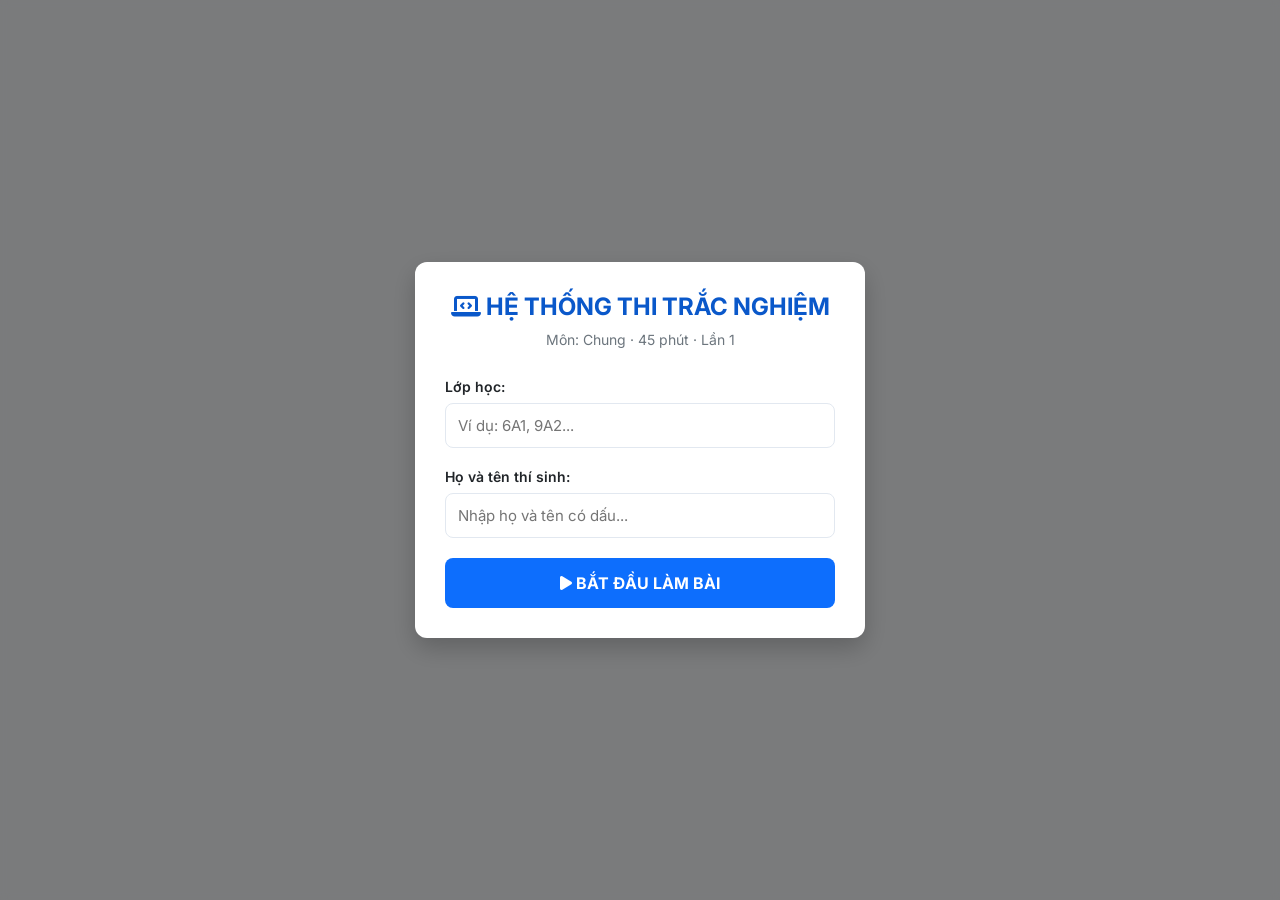
<file: robot-tao-de/template_test.html>
<!DOCTYPE html>
<html lang="vi">
<head>
    <meta charset="UTF-8">
    <meta name="viewport" content="width=device-width, initial-scale=1.0">
    <title>Bài Kiểm Tra Trắc Nghiệm</title>
    <link href="https://cdnjs.cloudflare.com/ajax/libs/font-awesome/6.4.0/css/all.min.css" rel="stylesheet">
    <link href="https://fonts.googleapis.com/css2?family=Inter:wght@400;500;600;700&display=swap" rel="stylesheet">
    <style>
        :root {
            --primary: #0d6efd;
            --primary-dark: #0a58ca;
            --header-bg: #1e3a8a; /* Dark Blue header */
            --bg: #f4f6f9;
            --card: #ffffff;
            --text: #212529;
            --text-muted: #6c757d;
            --border: #e2e8f0;
            --answered-color: #10b981; /* Green */
            --current-color: #3b82f6; /* Blue */
            --unanswered-color: #cbd5e1; /* Gray */
            --flagged-color: #f59e0b; /* Yellow */
            --danger: #ef4444; /* Red */
        }
        
        * { margin: 0; padding: 0; box-sizing: border-box; font-family: 'Inter', sans-serif; }
        body { background-color: var(--bg); color: var(--text); overflow: hidden; height: 100vh; display: flex; flex-direction: column; }
        
        /* HEADER */
        header { background-color: var(--header-bg); color: white; padding: 0 20px; height: 60px; display: flex; justify-content: space-between; align-items: center; box-shadow: 0 2px 4px rgba(0,0,0,0.1); z-index: 10; flex-shrink: 0; }
        .header-left { display: flex; align-items: center; gap: 15px; }
        .logo-box { background: rgba(255,255,255,0.2); padding: 8px; border-radius: 6px; }
        .header-title h1 { font-size: 14px; font-weight: 700; letter-spacing: 0.5px; opacity: 0.9; text-transform: uppercase; margin-bottom: 2px;}
        .header-title h2 { font-size: 16px; font-weight: 500; }
        .header-right { display: flex; align-items: center; gap: 20px; font-size: 14px; }
        .header-btn { background: none; border: none; color: white; cursor: pointer; display: flex; align-items: center; gap: 6px; font-size: 14px; transition: 0.2s; }
        .header-btn:hover { opacity: 0.8; }
        
        /* MAIN LAYOUT */
        .layout-container { display: flex; flex: 1; overflow: hidden; padding: 20px; gap: 20px; max-width: 1400px; margin: 0 auto; width: 100%; }
        
        /* PANELS */
        .panel { background: var(--card); border-radius: 12px; box-shadow: 0 1px 3px rgba(0,0,0,0.05); display: flex; flex-direction: column; }
        .panel-header { font-weight: 700; font-size: 13px; color: var(--text-muted); text-transform: uppercase; padding: 15px 20px; border-bottom: 1px solid var(--border); letter-spacing: 0.5px; display: flex; align-items: center; gap: 10px; }
        
        /* LEFT SIDEBAR */
        .left-sidebar { width: 300px; flex-shrink: 0; display: flex; flex-direction: column; gap: 20px; overflow-y: auto; }
        .grid-container { padding: 20px; }
        .legend { display: flex; justify-content: space-between; font-size: 12px; color: var(--text-muted); margin-bottom: 20px; }
        .legend-item { display: flex; align-items: center; gap: 5px; }
        .dot { width: 10px; height: 10px; border-radius: 50%; }
        .dot.answered { background: var(--answered-color); }
        .dot.current { background: var(--current-color); }
        .dot.unanswered { border: 1px solid var(--unanswered-color); }
        
        .question-grid { display: grid; grid-template-columns: repeat(5, 1fr); gap: 10px; }
        .q-btn { aspect-ratio: 1; border-radius: 8px; border: 1px solid var(--border); background: white; font-weight: 600; font-size: 14px; color: var(--text); cursor: pointer; transition: 0.2s; position: relative; }
        .q-btn:hover { border-color: var(--current-color); }
        
        /* Q States */
        .q-btn.answered { background: var(--answered-color); color: white; border-color: var(--answered-color); }
        .q-btn.current { background: var(--current-color); color: white; border-color: var(--current-color); }
        .q-btn.flagged::after { content: ''; position: absolute; top: -4px; right: -4px; width: 12px; height: 12px; background: var(--flagged-color); border-radius: 50%; border: 2px solid white; }
        .q-btn.wrong { background: var(--danger); color: white; border-color: var(--danger); }
        
        .flagged-list-btn { width: calc(100% - 40px); margin: 0 20px 20px; background: #f8f9fa; border: 1px solid var(--border); border-radius: 8px; padding: 12px; font-weight: 600; font-size: 14px; color: var(--text); display: flex; align-items: center; justify-content: center; gap: 8px; cursor: pointer; }
        .tips-box { margin: 0 20px 20px; background: #eff6ff; border: 1px solid #bfdbfe; border-radius: 8px; padding: 15px; font-size: 13px; color: #1e40af; }
        .tips-box h3 { font-size: 13px; font-weight: 700; margin-bottom: 5px; display: flex; align-items: center; gap: 6px; }

        /* MAIN CONTENT */
        .main-content { flex: 1; min-width: 0; display: flex; flex-direction: column; }
        .question-header { display: flex; justify-content: space-between; align-items: center; margin-bottom: 20px; padding: 0 10px; }
        .question-title { font-size: 18px; font-weight: 700; }
        .btn-flag { background: white; border: 1px solid var(--border); padding: 8px 15px; border-radius: 20px; font-size: 14px; font-weight: 600; cursor: pointer; display: flex; align-items: center; gap: 8px; transition: 0.2s; }
        .btn-flag:hover { background: #f8f9fa; }
        .btn-flag.active { color: var(--flagged-color); border-color: var(--flagged-color); background: #fffbeb; }

        .question-body { background: white; padding: 30px; border-radius: 12px; box-shadow: 0 1px 3px rgba(0,0,0,0.05); flex: 1; display: flex; flex-direction: column; overflow-y: auto; }
        .q-text { font-size: 16px; line-height: 1.6; margin-bottom: 30px; }
        
        .options-container { display: flex; flex-direction: column; gap: 15px; }
        .option-card { border: 1px solid var(--border); border-radius: 8px; padding: 15px 20px; cursor: pointer; display: flex; align-items: center; gap: 15px; transition: 0.2s; font-size: 15px; background: white; }
        .option-card:hover { border-color: var(--current-color); background: #f0f7ff; }
        .option-card.selected { border-color: var(--current-color); background: #eff6ff; box-shadow: 0 0 0 1px var(--current-color); }
        .option-letter { width: 32px; height: 32px; border-radius: 50%; border: 1px solid var(--border); display: flex; align-items: center; justify-content: center; font-weight: 600; font-size: 14px; background: white; flex-shrink: 0; }
        .option-card.selected .option-letter { background: var(--current-color); color: white; border-color: var(--current-color); }
        
        /* Fill / Calc inputs */
        .text-input { width: 100%; padding: 15px; border: 2px solid var(--border); border-radius: 8px; font-size: 16px; outline: none; transition: 0.2s; }
        .text-input:focus { border-color: var(--current-color); }
        .suggestions { display: flex; flex-wrap: wrap; gap: 10px; margin-top: 15px; }
        .suggestion-tag { background: #f1f5f9; padding: 6px 12px; border-radius: 20px; font-size: 14px; cursor: pointer; border: 1px solid var(--border); transition: 0.2s; }
        .suggestion-tag:hover { background: #e2e8f0; }

        .nav-buttons { display: flex; justify-content: space-between; margin-top: 30px; }
        .btn-nav { padding: 12px 25px; border-radius: 8px; font-size: 15px; font-weight: 600; cursor: pointer; display: flex; align-items: center; gap: 10px; transition: 0.2s; }
        .btn-prev { background: white; border: 1px solid var(--border); color: var(--text); }
        .btn-prev:hover { background: #f8f9fa; }
        .btn-next { background: var(--current-color); border: none; color: white; }
        .btn-next:hover { background: var(--primary-dark); }
        .btn-next:disabled { background: #94a3b8; cursor: not-allowed; }
        
        .explanation-box { margin-top: 20px; padding: 20px; background: #f8f9fa; border-left: 4px solid var(--current-color); border-radius: 8px; display: none; }
        
        .correct-opt { border-color: var(--answered-color) !important; background: #ecfdf5 !important; }
        .wrong-opt { border-color: var(--danger) !important; background: #fef2f2 !important; }

        /* RIGHT SIDEBAR */
        .right-sidebar { width: 320px; flex-shrink: 0; display: flex; flex-direction: column; gap: 20px; overflow-y: auto; }
        
        .timer-box { text-align: center; padding: 30px 20px; }
        .timer-title { font-size: 13px; font-weight: 700; color: var(--text-muted); text-transform: uppercase; margin-bottom: 10px; }
        .timer-time { font-size: 40px; font-weight: 700; color: var(--current-color); display: flex; align-items: center; justify-content: center; gap: 10px; margin-bottom: 15px; }
        .progress-bar-bg { height: 8px; background: #e2e8f0; border-radius: 4px; overflow: hidden; margin-bottom: 10px; }
        .progress-bar-fill { height: 100%; background: var(--current-color); width: 100%; transition: width 1s linear; }
        .timer-status { font-size: 13px; color: var(--text-muted); }
        .timer-status.warning { color: var(--danger); font-weight: bold; }
        
        .info-list { padding: 20px; display: flex; flex-direction: column; gap: 15px; }
        .info-item { display: flex; gap: 15px; }
        .info-icon { color: var(--text-muted); font-size: 16px; margin-top: 2px; width: 20px; text-align: center; }
        .info-text label { display: block; font-size: 12px; color: var(--text-muted); margin-bottom: 2px; }
        .info-text span { font-weight: 600; font-size: 14px; }
        
        .progress-circle-box { padding: 20px; display: flex; gap: 20px; align-items: center; }
        .circle-chart { position: relative; width: 100px; height: 100px; border-radius: 50%; display: flex; align-items: center; justify-content: center; background: conic-gradient(var(--answered-color) 0%, #f1f5f9 0%); }
        .circle-inner { width: 80px; height: 80px; background: white; border-radius: 50%; display: flex; flex-direction: column; align-items: center; justify-content: center; }
        .circle-inner span { font-size: 18px; font-weight: 700; color: var(--text); }
        .circle-inner small { font-size: 10px; color: var(--text-muted); }
        .progress-stats { flex: 1; display: flex; flex-direction: column; gap: 10px; font-size: 13px; }
        .stat-row { display: flex; justify-content: space-between; align-items: center; }
        .stat-label { display: flex; align-items: center; gap: 6px; }
        
        .btn-submit-final { margin: 0 20px 20px; background: var(--danger); color: white; border: none; padding: 15px; border-radius: 8px; font-size: 16px; font-weight: 700; cursor: pointer; display: flex; justify-content: center; align-items: center; gap: 10px; transition: 0.2s; }
        .btn-submit-final:hover { background: #dc2626; }
        .submit-hint { text-align: center; font-size: 12px; color: var(--text-muted); margin: -10px 20px 20px; }

        /* FOOTER */
        footer { background: var(--header-bg); color: white; padding: 10px 20px; display: flex; justify-content: space-between; align-items: center; font-size: 12px; opacity: 0.9; }
        .secure-badge { display: flex; align-items: center; gap: 8px; }

        /* MODALS */
        .modal-overlay { position: fixed; top: 0; left: 0; width: 100%; height: 100%; background: rgba(0,0,0,0.5); z-index: 100; display: flex; align-items: center; justify-content: center; backdrop-filter: blur(5px); }
        .modal-box { background: white; width: 450px; border-radius: 12px; padding: 30px; box-shadow: 0 10px 25px rgba(0,0,0,0.2); }
        .modal-title { font-size: 24px; font-weight: 700; text-align: center; margin-bottom: 10px; color: var(--primary-dark); }
        .modal-subtitle { text-align: center; font-size: 14px; color: var(--text-muted); margin-bottom: 30px; }
        .modal-box .form-group { margin-bottom: 20px; display: flex; flex-direction: column; gap: 8px; }
        .modal-box label { font-weight: 600; font-size: 14px; }
        .modal-box input { padding: 12px; border: 1px solid var(--border); border-radius: 8px; font-size: 15px; outline: none; }
        .modal-box input:focus { border-color: var(--primary); }
        .btn-start { width: 100%; padding: 15px; background: var(--primary); color: white; font-weight: 700; font-size: 16px; border: none; border-radius: 8px; cursor: pointer; transition: 0.2s; }
        .btn-start:hover { background: var(--primary-dark); }
        
        #results-modal { display: none; text-align: center; }
        .score-circle { width: 150px; height: 150px; border-radius: 50%; border: 8px solid var(--answered-color); margin: 0 auto 20px; display: flex; flex-direction: column; align-items: center; justify-content: center; }
        .score-val { font-size: 40px; font-weight: 700; color: var(--text); }
        
        /* Responsive */
        @media (max-width: 1024px) {
            .layout-container { flex-direction: column; overflow-y: auto; }
            .left-sidebar, .right-sidebar { width: 100%; flex-shrink: 0; }
            body { overflow: auto; height: auto; min-height: 100vh; }
        }
    </style>
</head>
<body>

    <!-- START MODAL -->
    <div id="start-modal" class="modal-overlay">
        <div class="modal-box">
            <div class="modal-title"><i class="fa-solid fa-laptop-code"></i> HỆ THỐNG THI TRẮC NGHIỆM</div>
            <div class="modal-subtitle" id="start-subject-name">Môn: Đang tải...</div>
            <!-- Chỉ hiện khi JavaScript không chạy (xem trước trong Zalo/Tệp trên iPhone...) -->
            <div id="js-warning" style="background:#fff3cd; color:#664d03; border:1px solid #ffe69c; border-radius:8px; padding:12px; margin-bottom:15px; font-size:14px; line-height:1.5; text-align:left;">
                <b>⚠️ Không thể làm bài trong khung xem trước này.</b><br>
                • Nếu giáo viên gửi <b>đường link</b>: bấm <b>⋯</b> (góc trên Zalo) → <b>Mở bằng trình duyệt</b>.<br>
                • Nếu nhận <b>file .html</b>: trên máy tính hoặc Android, mở file bằng <b>Chrome</b>.<br>
                • iPhone không làm bài được bằng file tải về — hãy xin giáo viên <b>đường link</b> bài kiểm tra.
            </div>
            <form id="startForm">
                <div class="form-group" id="class-container">
                    <label>Lớp học:</label>
                    <select id="className" required style="padding: 12px; border: 1px solid var(--border); border-radius: 8px; font-size: 15px; outline: none; background: white; width: 100%;">
                        <option value="">-- Chọn lớp --</option>
                    </select>
                </div>
                <div class="form-group">
                    <label>Họ và tên thí sinh:</label>
                    <select id="studentSelect" style="display:none; padding: 12px; border: 1px solid var(--border); border-radius: 8px; font-size: 15px; outline: none; background: white; width: 100%; margin-bottom: 8px;"></select>
                    <input type="text" id="studentName" required placeholder="Nhập họ và tên có dấu...">
                </div>
                <div id="round-info" style="display:none; font-size:13px; color: var(--text-muted); margin: -6px 0 14px; text-align:left;"></div>
                <button type="submit" class="btn-start"><i class="fa-solid fa-play"></i> BẮT ĐẦU LÀM BÀI</button>
            </form>
        </div>
    </div>
    
    <!-- SUBMITTING MODAL -->
    <div id="loading-modal" class="modal-overlay" style="display:none; z-index: 200;">
        <div class="modal-box" style="text-align: center; width: 300px;">
            <i class="fa-solid fa-spinner fa-spin" style="font-size: 40px; color: var(--primary); margin-bottom: 15px;"></i>
            <h3 id="loading-text">Đang nộp bài...</h3>
        </div>
    </div>

    <!-- MAIN APP (HIDDEN INIT) -->
    <div id="app-ui" style="display: none; flex-direction: column; height: 100vh;">
        <!-- HEADER -->
        <header>
            <div class="header-left">
                <div class="logo-box"><i class="fa-solid fa-laptop-code fa-lg"></i></div>
                <div class="header-title">
                    <h1>AI ROBOT - HỆ THỐNG THI TRẮC NGHIỆM</h1>
                    <h2 id="header-subject">Môn: Đang tải...</h2>
                </div>
            </div>
            <div class="header-right">
                <span id="header-exam-code"><i class="fa-regular fa-file-lines"></i> Mã đề: 001</span>
                <button class="header-btn" onclick="toggleFullscreen()"><i class="fa-solid fa-expand"></i> Toàn màn hình</button>
                <button class="header-btn" onclick="exitExam()"><i class="fa-solid fa-arrow-right-from-bracket"></i> Thoát bài</button>
            </div>
        </header>

        <!-- LAYOUT -->
        <main class="layout-container">
            <!-- LEFT -->
            <aside class="left-sidebar panel">
                <div class="panel-header"><i class="fa-solid fa-list-check"></i> DANH SÁCH CÂU HỎI</div>
                <div class="grid-container">
                    <div class="legend">
                        <div class="legend-item"><div class="dot answered"></div> Đã trả lời</div>
                        <div class="legend-item"><div class="dot current"></div> Đang chọn</div>
                        <div class="legend-item"><div class="dot unanswered"></div> Chưa trả lời</div>
                    </div>
                    <div class="question-grid" id="q-grid">
                        <!-- Gen JS -->
                    </div>
                </div>
                
                <div style="padding: 0 20px;">
                    <div class="legend" style="margin-bottom: 10px;">
                        <h4 style="font-size: 12px; color: var(--text);">CHÚ THÍCH</h4>
                    </div>
                    <div class="legend" style="flex-direction: column; gap: 8px;">
                        <div class="legend-item"><div class="dot answered"></div> Đã trả lời</div>
                        <div class="legend-item"><div class="dot current"></div> Đang chọn</div>
                        <div class="legend-item"><div class="dot unanswered"></div> Chưa trả lời</div>
                        <div class="legend-item"><div class="dot" style="background:var(--flagged-color)"></div> Đánh dấu</div>
                    </div>
                </div>

                <button class="flagged-list-btn" onclick="alert('Tính năng lọc đang được phát triển')">
                    <i class="fa-regular fa-bookmark"></i> Danh sách câu đánh dấu (<span id="flag-count">0</span>)
                </button>

                <div class="tips-box">
                    <h3><i class="fa-regular fa-lightbulb"></i> MẸO HAY</h3>
                    <p>Bạn có thể nhấn vào số câu hỏi để chuyển nhanh đến câu đó.</p>
                </div>
            </aside>

            <!-- CENTER -->
            <section class="main-content">
                <div class="question-header">
                    <div class="question-title" id="q-title">Câu 1/20</div>
                    <button class="btn-flag" id="btn-flag" onclick="toggleFlag()"><i class="fa-regular fa-bookmark"></i> Đánh dấu câu hỏi</button>
                </div>
                <div class="question-body" id="q-body">
                    <!-- Gen JS -->
                </div>
                <div class="nav-buttons">
                    <button class="btn-nav btn-prev" id="btn-prev" onclick="nav(-1)"><i class="fa-solid fa-chevron-left"></i> Câu trước</button>
                    <button class="btn-nav btn-next" id="btn-next" onclick="nav(1)">Câu tiếp <i class="fa-solid fa-chevron-right"></i></button>
                </div>
            </section>

            <!-- RIGHT -->
            <aside class="right-sidebar panel">
                <div class="panel-header"><i class="fa-regular fa-clock"></i> THỜI GIAN CÒN LẠI</div>
                <div class="timer-box">
                    <div class="timer-time"><i class="fa-regular fa-clock"></i> <span id="timerDisplay">--:--</span></div>
                    <div class="progress-bar-bg"><div class="progress-bar-fill" id="timer-bar"></div></div>
                    <div class="timer-status" id="timer-status">Đã làm: 0/0 câu</div>
                </div>

                <div class="panel-header" style="border-top: 1px solid var(--border);"><i class="fa-regular fa-id-card"></i> THÔNG TIN THÍ SINH</div>
                <div class="info-list">
                    <div class="info-item">
                        <div class="info-icon"><i class="fa-regular fa-user"></i></div>
                        <div class="info-text"><label>Họ và tên</label><span id="info-name">-</span></div>
                    </div>
                    <div class="info-item">
                        <div class="info-icon"><i class="fa-solid fa-users-rectangle"></i></div>
                        <div class="info-text"><label>Lớp</label><span id="info-class">-</span></div>
                    </div>
                    <div class="info-item">
                        <div class="info-icon"><i class="fa-solid fa-book"></i></div>
                        <div class="info-text"><label>Môn thi</label><span id="info-subject">-</span></div>
                    </div>
                </div>

                <div class="panel-header" style="border-top: 1px solid var(--border);"><i class="fa-solid fa-chart-pie"></i> TIẾN ĐỘ LÀM BÀI</div>
                <div class="progress-circle-box">
                    <div class="circle-chart" id="progress-ring">
                        <div class="circle-inner">
                            <span id="progress-pct">0%</span>
                            <small id="progress-text">0/0 câu</small>
                        </div>
                    </div>
                    <div class="progress-stats">
                        <div class="stat-row"><div class="stat-label"><div class="dot answered"></div> Đã trả lời:</div><strong id="stat-ans">0</strong></div>
                        <div class="stat-row"><div class="stat-label"><div class="dot unanswered"></div> Chưa trả lời:</div><strong id="stat-unans">0</strong></div>
                        <div class="stat-row"><div class="stat-label"><div class="dot" style="background:var(--flagged-color)"></div> Đánh dấu:</div><strong id="stat-flag">0</strong></div>
                    </div>
                </div>

                <button class="btn-submit-final" id="btn-submit" onclick="submitExam()"><i class="fa-solid fa-paper-plane"></i> NỘP BÀI</button>
                <div class="submit-hint">Bạn có chắc chắn muốn nộp bài?<br>Sau khi nộp bài, bạn không thể thay đổi đáp án.</div>
            </aside>
        </main>

        <!-- FOOTER -->
        <footer>
            <div><i class="fa-solid fa-shield-halved"></i> Hệ thống thi trắc nghiệm trực tuyến AI Robot | Công bằng - Chính xác - Bảo mật</div>
            <div class="secure-badge"><i class="fa-solid fa-lock"></i> Kết nối an toàn<br><span style="font-size:10px; opacity:0.8">Bài thi được bảo mật 100%</span></div>
        </footer>
    </div>

    <!-- DỮ LIỆU ĐỀ THI -->
    <script id="examData">
        const EXAM_DATA = []; // Template placeholder
        const WEBHOOK_URL = ""; // Template placeholder
        const EXAM_TIME = 45; // Template placeholder
        const SUBJECT = "Chung"; // Template placeholder
        const ALLOWED_CLASSES = ""; // Template placeholder
        const EXAM_ROUND = 1; // Template placeholder
        const EXAM_LIMIT = 0; // Template placeholder
        const EXAM_TYPE = ""; // Template placeholder
        const SHUFFLE = false; // Template placeholder
        const STUDENT_LISTS = {}; // Template placeholder
    </script>

    <!-- LOGIC -->
    <script>
        let studentName = "";
        let className = "";
        let currentQIndex = 0;
        let totalQ = EXAM_DATA.length;
        let answers = {}; // { index: value }
        let flagged = []; // [index]
        
        let timeRemaining = EXAM_TIME * 60;
        let totalTime = EXAM_TIME * 60;
        let timerInterval;
        let isSubmitted = false;
        let cheatCount = 0;

        const LETTERS = ['A', 'B', 'C', 'D', 'E', 'F'];

        // INIT — chạy ngay khi HTML sẵn sàng, không chờ font/icon từ Internet (mạng điện thoại chậm)
        const OTHER_NAME = '__other__';
        function initExam() {
            const jsWarning = document.getElementById('js-warning');
            if (jsWarning) jsWarning.style.display = 'none';

            // Danh sách lớp
            const classSelect = document.getElementById('className');
            const classList = (typeof ALLOWED_CLASSES !== 'undefined' ? String(ALLOWED_CLASSES) : '')
                .split(/[,;]/).map(c => c.trim()).filter(c => c);
            if (classList.length > 0) {
                classSelect.innerHTML = '<option value="">-- Chọn lớp --</option>';
                classList.forEach(c => {
                    let opt = document.createElement('option');
                    opt.value = c;
                    opt.innerText = c;
                    classSelect.appendChild(opt);
                });
                classSelect.addEventListener('change', updateNameField);
            } else {
                // Không giới hạn lớp: học sinh tự nhập lớp
                const container = document.getElementById('class-container');
                if (container) {
                    container.innerHTML = '<label>Lớp học:</label><input type="text" id="className" required placeholder="Ví dụ: 6A1, 9A2..." style="padding: 12px; border: 1px solid var(--border); border-radius: 8px; font-size: 15px; outline: none; background: white; width: 100%;">';
                }
            }
            document.getElementById('studentSelect').addEventListener('change', updateNameField);

            const roundText = examRoundText();
            document.getElementById('start-subject-name').innerText = `Môn: ${SUBJECT} · ${roundText}`;
            document.getElementById('header-subject').innerText = `Môn: ${SUBJECT} · ${roundText}`;
            document.getElementById('info-subject').innerText = SUBJECT;
            if (EXAM_LIMIT > 0) {
                const info = document.getElementById('round-info');
                info.style.display = 'block';
                info.innerText = `Bài này được làm tối đa ${EXAM_LIMIT} lần; điểm được tính là điểm cao nhất trong ${EXAM_LIMIT} lần làm đầu tiên.`;
            }

            document.getElementById('startForm').addEventListener('submit', (e) => {
                e.preventDefault();
                const sel = document.getElementById('studentSelect');
                const usingList = sel.style.display !== 'none' && sel.value !== OTHER_NAME;
                studentName = (usingList ? sel.value : document.getElementById('studentName').value).trim().replace(/\s+/g, ' ');
                className = document.getElementById('className').value.trim();
                if (usingList && !studentName) return alert('Vui lòng chọn tên của em trong danh sách.');
                if(studentName && className) {
                    document.getElementById('info-name').innerText = studentName;
                    document.getElementById('info-class').innerText = className;
                    document.getElementById('start-modal').style.display = 'none';
                    document.getElementById('app-ui').style.display = 'flex';

                    if (SHUFFLE) shuffleExam();
                    initGrid();
                    renderQuestion(0);
                    updateProgress();
                    startTimer();
                }
            });
        }

        function examRoundText() {
            return `${EXAM_TYPE ? EXAM_TYPE + ' · ' : ''}${EXAM_TIME} phút · Lần ${EXAM_ROUND || 1}` + (EXAM_LIMIT > 0 ? ` (tối đa ${EXAM_LIMIT} lần)` : '');
        }

        // Chọn lớp có danh sách học sinh -> chọn tên trong danh sách (tránh gõ sai tên)
        function updateNameField() {
            const cls = (document.getElementById('className').value || '').trim();
            const sel = document.getElementById('studentSelect');
            const input = document.getElementById('studentName');
            const key = Object.keys(STUDENT_LISTS || {}).find(k => k.trim().toLowerCase() === cls.toLowerCase());
            const names = key ? STUDENT_LISTS[key] : null;
            if (names && names.length) {
                if (sel.dataset.cls !== cls) {
                    sel.dataset.cls = cls;
                    sel.innerHTML = '<option value="">-- Chọn tên của em --</option>';
                    names.forEach(n => { const o = document.createElement('option'); o.value = n; o.textContent = n; sel.appendChild(o); });
                    const other = document.createElement('option');
                    other.value = OTHER_NAME;
                    other.textContent = '(Tên em không có trong danh sách — nhập tay)';
                    sel.appendChild(other);
                }
                sel.style.display = 'block';
                const manual = sel.value === OTHER_NAME;
                input.style.display = manual ? 'block' : 'none';
                input.required = manual;
                sel.required = !manual;
            } else {
                sel.style.display = 'none';
                sel.required = false;
                input.style.display = 'block';
                input.required = true;
            }
        }

        // Xáo trộn thứ tự câu hỏi và đáp án cho mỗi học sinh (giữ nguyên đáp án đúng)
        function shuffleArray(a) {
            for (let i = a.length - 1; i > 0; i--) {
                const j = Math.floor(Math.random() * (i + 1));
                [a[i], a[j]] = [a[j], a[i]];
            }
            return a;
        }
        function shuffleExam() {
            // Không đảo đáp án kiểu "Tất cả đều đúng", "Cả A và B"... vì phụ thuộc vị trí
            const positional = /tất cả|cả\s+[a-d]\s+(và|,)|cả hai|không có đáp án|các đáp án (trên|đều)|đáp án khác|^[a-d]\s*(và|,)\s*[a-d]/i;
            const qs = shuffleArray(EXAM_DATA.slice());
            qs.forEach(q => {
                const isMcq = q.type === 'mcq' || (!q.type && Array.isArray(q.options) && q.options.length > 2);
                if (!isMcq || !Array.isArray(q.options) || q.options.some(o => positional.test(String(o)))) return;
                const order = shuffleArray(q.options.map((_, i) => i));
                q.options = order.map(i => q.options[i]);
                q.correctAnswerIndex = order.indexOf(q.correctAnswerIndex);
            });
            EXAM_DATA.splice(0, EXAM_DATA.length, ...qs);
        }
        if (document.readyState === 'loading') document.addEventListener('DOMContentLoaded', initExam);
        else initExam();

        function initGrid() {
            const grid = document.getElementById('q-grid');
            grid.innerHTML = '';
            for(let i=0; i<totalQ; i++) {
                let btn = document.createElement('button');
                btn.className = 'q-btn';
                btn.id = `grid-btn-${i}`;
                btn.innerText = i + 1;
                btn.onclick = () => {
                    renderQuestion(i);
                };
                grid.appendChild(btn);
            }
        }

        function renderQuestion(index) {
            currentQIndex = index;
            const q = EXAM_DATA[index];
            
            // Header
            document.getElementById('q-title').innerText = `Câu ${index + 1}/${totalQ}`;
            
            // Flag button
            const btnFlag = document.getElementById('btn-flag');
            if (flagged.includes(index)) {
                btnFlag.classList.add('active');
                btnFlag.innerHTML = `<i class="fa-solid fa-bookmark"></i> Bỏ đánh dấu`;
            } else {
                btnFlag.classList.remove('active');
                btnFlag.innerHTML = `<i class="fa-regular fa-bookmark"></i> Đánh dấu câu hỏi`;
            }

            // Body
            const body = document.getElementById('q-body');
            let html = `<div class="q-text">${q.question.replace(/\\n/g, '<br>')}</div>`;
            
            let savedAns = answers[index];

            if (q.type === 'mcq' || q.type === 'tf' || (!q.type && q.options)) {
                html += `<div style="text-align:center; font-weight:600; margin-bottom:15px; color:var(--text-muted); font-size:14px;">Chọn một đáp án đúng</div>`;
                html += `<div class="options-container">`;
                q.options.forEach((opt, oIndex) => {
                    let isSelected = savedAns === oIndex;
                    let cls = isSelected ? 'option-card selected' : 'option-card';
                    // Nếu đã nộp bài (Review mode)
                    if (isSubmitted) {
                        cls = 'option-card';
                        if (oIndex === q.correctAnswerIndex) cls += ' correct-opt';
                        else if (isSelected) cls += ' wrong-opt';
                    }
                    
                    html += `
                        <div class="${cls}" onclick="selectOption(${index}, ${oIndex})">
                            <div class="option-letter">${LETTERS[oIndex] || ''}</div>
                            <div class="option-text">${opt}</div>
                        </div>
                    `;
                });
                html += `</div>`;
            } else if (q.type === 'fill') {
                html += `<input type="text" class="text-input" id="inp-ans" placeholder="Nhập đáp án của bạn..." value="${savedAns || ''}" oninput="saveTextAnswer(${index}, this.value)" ${isSubmitted ? 'disabled' : ''}>`;
                if (q.options && Array.isArray(q.options) && !isSubmitted) {
                    html += `<div class="suggestions">`;
                    q.options.forEach(opt => {
                        let escapedOpt = opt.replace(/"/g, '&quot;').replace(/'/g, "\\\\'");
                        html += `<div class="suggestion-tag" onclick="fillSuggestion('${escapedOpt}')">${opt}</div>`;
                    });
                    html += `</div>`;
                }
            } else if (q.type === 'calc') {
                html += `<input type="number" step="any" class="text-input" id="inp-ans" placeholder="Nhập con số đáp án..." value="${savedAns || ''}" oninput="saveTextAnswer(${index}, this.value)" ${isSubmitted ? 'disabled' : ''}>`;
            }
            
            // Nếu đã nộp bài, hiện giải thích
            if (isSubmitted) {
                if (q.type === 'fill' || q.type === 'calc') {
                    let isCorrect = checkTextCorrect(savedAns, q.correctAnswerText);
                    let color = isCorrect ? 'var(--answered-color)' : 'var(--danger)';
                    html += `<div style="margin-top:15px; color:${color}; font-weight:bold;">${isCorrect ? 'Chính xác!' : 'Sai!'} Đáp án đúng: ${q.correctAnswerText}</div>`;
                }
                html += `<div class="explanation-box" style="display:block"><strong>Giải thích:</strong><br>${q.explanation}</div>`;
            }

            body.innerHTML = html;

            // Nav buttons
            document.getElementById('btn-prev').style.visibility = index === 0 ? 'hidden' : 'visible';
            document.getElementById('btn-next').disabled = isSubmitted && index === totalQ - 1; 
            document.getElementById('btn-next').style.display = index === totalQ - 1 && !isSubmitted ? 'none' : 'flex';

            updateGridSelection();
        }

        function selectOption(qIndex, oIndex) {
            if(isSubmitted) return;
            answers[qIndex] = oIndex;
            updateProgress();
            renderQuestion(qIndex); // re-render to show selection
            // Auto next for MCQ
            setTimeout(() => { if(qIndex < totalQ - 1) nav(1); }, 300);
        }

        function saveTextAnswer(qIndex, val) {
            if(isSubmitted) return;
            if(val.trim() === '') delete answers[qIndex];
            else answers[qIndex] = val;
            updateProgress();
        }

        function fillSuggestion(val) {
            if(isSubmitted) return;
            const inp = document.getElementById('inp-ans');
            if(inp) {
                inp.value = val;
                saveTextAnswer(currentQIndex, val);
            }
        }

        function nav(step) {
            let n = currentQIndex + step;
            if (n >= 0 && n < totalQ) renderQuestion(n);
        }

        function toggleFlag() {
            if(isSubmitted) return;
            let idx = flagged.indexOf(currentQIndex);
            if (idx === -1) flagged.push(currentQIndex);
            else flagged.splice(idx, 1);
            updateProgress();
            renderQuestion(currentQIndex);
        }

        function updateGridSelection() {
            for(let i=0; i<totalQ; i++) {
                let btn = document.getElementById(`grid-btn-${i}`);
                if(!btn) continue;
                
                // Clear old classes except base
                btn.className = 'q-btn';
                
                if (isSubmitted) {
                    let isC = isCorrect(i);
                    if (isC) btn.classList.add('answered'); // green
                    else btn.classList.add('wrong'); // red
                } else {
                    if (answers[i] !== undefined) btn.classList.add('answered');
                    if (flagged.includes(i)) btn.classList.add('flagged');
                }
                
                if (i === currentQIndex) btn.classList.add('current');
            }
        }

        function updateProgress() {
            let ansCount = Object.keys(answers).length;
            let unansCount = totalQ - ansCount;
            let flagCount = flagged.length;
            
            document.getElementById('timer-status').innerText = `Đã làm: ${ansCount}/${totalQ} câu`;
            
            let pct = Math.round((ansCount / totalQ) * 100) || 0;
            document.getElementById('progress-pct').innerText = `${pct}%`;
            document.getElementById('progress-text').innerText = `${ansCount}/${totalQ} câu`;
            document.getElementById('progress-ring').style.background = `conic-gradient(var(--answered-color) ${pct}%, #f1f5f9 0%)`;
            
            document.getElementById('stat-ans').innerText = ansCount;
            document.getElementById('stat-unans').innerText = unansCount;
            document.getElementById('stat-flag').innerText = flagCount;
            document.getElementById('flag-count').innerText = flagCount;
            
            updateGridSelection();
        }

        // TIMER
        function startTimer() {
            const display = document.getElementById('timerDisplay');
            const bar = document.getElementById('timer-bar');
            
            timerInterval = setInterval(() => {
                if(isSubmitted) { clearInterval(timerInterval); return; }
                timeRemaining--;
                let m = Math.floor(timeRemaining / 60);
                let s = timeRemaining % 60;
                display.innerText = `${m < 10 ? '0'+m : m}:${s < 10 ? '0'+s : s}`;
                
                let pct = (timeRemaining / totalTime) * 100;
                bar.style.width = `${pct}%`;
                
                if(pct < 20) {
                    bar.style.background = 'var(--danger)';
                    display.style.color = 'var(--danger)';
                    document.getElementById('timer-status').classList.add('warning');
                    document.getElementById('timer-status').innerText = 'Sắp hết thời gian!';
                }
                
                if (timeRemaining <= 0) {
                    clearInterval(timerInterval);
                    alert("Đã hết thời gian làm bài! Hệ thống sẽ tự động nộp bài.");
                    doSubmit();
                }
            }, 1000);
        }

        // CHEAT
        document.addEventListener("visibilitychange", () => {
            if (document.hidden && !isSubmitted && document.getElementById('app-ui').style.display === 'flex') {
                cheatCount++;
                alert(`Cảnh báo gian lận (${cheatCount}): Bạn đã rời khỏi trang làm bài!`);
            }
        });

        function toggleFullscreen() {
            if (!document.fullscreenElement) document.documentElement.requestFullscreen().catch(()=>{});
            else if (document.exitFullscreen) document.exitFullscreen();
        }
        function exitExam() {
            if(!isSubmitted) {
                if(confirm("Bạn chưa nộp bài. Thoát bây giờ sẽ mất dữ liệu. Chắc chắn thoát?")) window.close();
            } else window.close();
        }

        // SUBMIT LOGIC
        function isCorrect(index) {
            let q = EXAM_DATA[index];
            let uAns = answers[index];
            if (uAns === undefined) return false;
            
            if (q.type === 'mcq' || q.type === 'tf' || (!q.type && q.options)) {
                return uAns === q.correctAnswerIndex;
            } else {
                return checkTextCorrect(uAns, q.correctAnswerText);
            }
        }
        
        function checkTextCorrect(userVal, correctVal) {
            let standardUser = String(userVal || "").toLowerCase().trim().replace(/\s+/g, " ");
            let standardCorrect = String(correctVal || "").toLowerCase().trim().replace(/\s+/g, " ");
            return standardUser === standardCorrect && standardUser !== "";
        }

        async function submitExam() {
            if(isSubmitted) return;
            let ansCount = Object.keys(answers).length;
            if(ansCount < totalQ) {
                if(!confirm(`Bạn còn ${totalQ - ansCount} câu chưa làm. Bạn có chắc chắn nộp bài?`)) return;
            } else {
                if(!confirm("Bạn có chắc chắn nộp bài? Hành động này không thể hoàn tác.")) return;
            }
            doSubmit();
        }

        // ======= GỬI ĐIỂM LÊN GOOGLE SHEETS =======
        const PENDING_KEY = 'aiRobotPendingScores';

        // Gửi 1 lần. Trả về 'ok' (Google xác nhận đã lưu), 'unconfirmed' (đã gửi nhưng không đọc được phản hồi),
        // hoặc ném lỗi nếu thất bại
        async function postScoreOnce(url, payload) {
            const body = new URLSearchParams(payload).toString();
            // Chờ lâu (90 giây): Google có lúc mất gần 30 giây nhưng VẪN ghi điểm.
            // Nếu hủy sớm rồi gửi lại sẽ tạo bài nộp trùng.
            const controller = new AbortController();
            const timer = setTimeout(() => controller.abort(), 90000);
            try {
                let res;
                try {
                    res = await fetch(url, { method: "POST", body: new URLSearchParams(payload), signal: controller.signal });
                } catch (corsErr) {
                    if (controller.signal.aborted || !navigator.onLine) throw corsErr;
                    // Không đọc được phản hồi (môi trường chặn CORS): gửi dạng no-cors, không xác nhận được
                    await fetch(url, { method: "POST", mode: "no-cors", headers: { "Content-Type": "application/x-www-form-urlencoded" }, body, signal: controller.signal });
                    return 'unconfirmed';
                }
                if (!res.ok) throw new Error("HTTP " + res.status);
                const text = (await res.text()).trim();
                if (text === 'Success') return 'ok'; // Apps Script phiên bản cũ
                let json = null;
                try { json = JSON.parse(text); } catch (e) {}
                if (json && json.status === 'success') return 'ok';
                throw new Error(json && json.message ? json.message : "Phản hồi không hợp lệ (kiểm tra quyền truy cập 'Bất kỳ ai' của Apps Script)");
            } finally {
                clearTimeout(timer);
            }
        }

        async function sendScoreWithRetry(payload, onAttempt, url = WEBHOOK_URL) {
            for (let attempt = 1; attempt <= 3; attempt++) {
                if (onAttempt) onAttempt(attempt);
                try {
                    return await postScoreOnce(url, payload);
                } catch (err) {
                    console.error(`Lỗi gửi điểm (lần ${attempt}):`, err);
                    if (attempt < 3) await new Promise(r => setTimeout(r, attempt * 2000));
                }
            }
            return 'failed';
        }

        function readPendingScores() {
            try { return JSON.parse(localStorage.getItem(PENDING_KEY)) || []; } catch (e) { return []; }
        }
        function writePendingScores(list) {
            try { localStorage.setItem(PENDING_KEY, JSON.stringify(list)); } catch (e) {}
        }
        function savePendingScore(payload) {
            const list = readPendingScores().filter(p => p.submissionId !== payload.submissionId);
            list.push(Object.assign({ url: WEBHOOK_URL }, payload));
            writePendingScores(list);
        }

        // Gửi lại các điểm chưa lưu được. Trả về số bài còn lỗi
        async function resendPendingScores() {
            const list = readPendingScores();
            if (list.length === 0) return 0;
            const remaining = [];
            for (const item of list) {
                const { url, ...payload } = item;
                const status = await sendScoreWithRetry(payload, null, url || WEBHOOK_URL);
                if (status === 'failed') remaining.push(item);
            }
            writePendingScores(remaining);
            return remaining.length;
        }

        function showSendStatus(status) {
            const el = document.getElementById('timer-status');
            el.style.fontWeight = 'bold';
            let old = document.getElementById('resend-box');
            if (old) old.remove();

            if (status === 'ok') {
                el.innerText = 'Đã lưu điểm thành công!';
                el.style.color = 'var(--answered-color)';
            } else if (status === 'unconfirmed') {
                el.innerText = 'Đã gửi điểm (chưa nhận được xác nhận). Hãy báo giáo viên kiểm tra.';
                el.style.color = 'var(--warning, #f39c12)';
            } else if (status === 'failed') {
                el.innerText = 'CHƯA LƯU ĐƯỢC ĐIỂM! Điểm đã được giữ lại trên máy này.';
                el.style.color = 'var(--danger)';
                const box = document.createElement('div');
                box.id = 'resend-box';
                box.style.marginTop = '8px';
                box.innerHTML = `<button style="padding:8px 14px; border:none; border-radius:6px; background:var(--danger); color:#fff; font-weight:bold; cursor:pointer;"><i class="fa-solid fa-rotate-right"></i> Gửi lại điểm</button>
                    <div style="font-size:12px; color:var(--text-muted); margin-top:6px;">Kiểm tra kết nối mạng rồi bấm gửi lại. Không đóng trang này.</div>`;
                box.querySelector('button').onclick = async (ev) => {
                    ev.target.disabled = true;
                    ev.target.innerText = 'Đang gửi lại...';
                    const left = await resendPendingScores();
                    showSendStatus(left === 0 ? 'ok' : 'failed');
                };
                el.insertAdjacentElement('afterend', box);
            } else {
                el.innerText = 'Hoàn thành bài thi';
                el.style.color = 'var(--text-muted)';
            }
        }

        // Mở lại file đề: tự gửi lại điểm còn tồn từ lần trước
        window.addEventListener('load', () => {
            if (readPendingScores().length > 0) {
                resendPendingScores().then(left => {
                    if (left > 0) console.warn(`Còn ${left} bài chưa gửi được điểm.`);
                });
            }
        });

        async function doSubmit() {
            // Chặn nộp lặp: bấm nhiều lần, hoặc hết giờ đúng lúc đang nộp
            if (isSubmitted) return;
            isSubmitted = true;
            const btnSubmit = document.getElementById('btn-submit');
            if (btnSubmit) { btnSubmit.disabled = true; btnSubmit.style.opacity = '0.6'; btnSubmit.style.pointerEvents = 'none'; }
            clearInterval(timerInterval);
            
            // Show loading
            document.getElementById('loading-modal').style.display = 'flex';
            
            // Calculate Score
            let score = 0;
            for(let i=0; i<totalQ; i++) {
                if(isCorrect(i)) score++;
            }
            let scale10 = ((score / totalQ) * 10).toFixed(2);

            // Gửi dữ liệu lên Google Sheets (có xác nhận, thử lại, lưu tạm khi lỗi)
            let sendStatus = null;
            if (WEBHOOK_URL) {
                // examTime dạng "Lần 1 - Tối đa 5 lần - 15": Apps Script cũ tự nối " Phút" -> vẫn đọc đúng
                const examTimeParam = `${EXAM_TYPE ? EXAM_TYPE + ' - ' : ''}Lần ${EXAM_ROUND || 1}` + (EXAM_LIMIT > 0 ? ` - Tối đa ${EXAM_LIMIT} lần` : '') + ` - ${EXAM_TIME}`;
                const payload = {
                    name: studentName, subject: SUBJECT, examTime: examTimeParam,
                    minutes: EXAM_TIME, round: EXAM_ROUND || 1, limit: EXAM_LIMIT || 0, type: EXAM_TYPE,
                    className: className, score: scale10,
                    submissionId: Date.now().toString(36) + Math.random().toString(36).slice(2, 8)
                };
                sendStatus = await sendScoreWithRetry(payload, (attempt) => {
                    document.getElementById('loading-text').innerText = `Đang lưu điểm (lần ${attempt}/3)...`;
                });
                if (sendStatus === 'failed') savePendingScore(payload);
            }

            // UI Update cho Review Mode
            document.getElementById('loading-modal').style.display = 'none';
            document.getElementById('btn-submit').style.display = 'none';
            document.querySelector('.submit-hint').style.display = 'none';

            showSendStatus(sendStatus);
            
            // Biến đồng hồ thành bảng điểm nhỏ
            document.querySelector('.timer-time').innerHTML = `<div class="score-circle" style="width:100px;height:100px;border-width:6px;margin:0"><span class="score-val" style="font-size:24px">${scale10}</span><small>Điểm</small></div>`;
            document.querySelector('.progress-bar-bg').style.display = 'none';

            // Cập nhật legend
            document.querySelector('.left-sidebar').innerHTML = `
                <div class="panel-header"><i class="fa-solid fa-list-check"></i> KẾT QUẢ TỪNG CÂU</div>
                <div class="grid-container">
                    <div class="legend" style="justify-content: center; gap: 20px;">
                        <div class="legend-item"><div class="dot" style="background:var(--answered-color)"></div> Đúng</div>
                        <div class="legend-item"><div class="dot" style="background:var(--danger)"></div> Sai/Bỏ trống</div>
                    </div>
                    <div class="question-grid" id="q-grid-review"></div>
                </div>
                <div style="text-align:center; padding: 20px;">
                    <p style="font-size:14px; margin-bottom:10px;">Bạn đã làm đúng <strong>${score}/${totalQ}</strong> câu.</p>
                </div>
            `;
            
            // Re-init grid cho review
            const grid = document.getElementById('q-grid-review');
            for(let i=0; i<totalQ; i++) {
                let btn = document.createElement('button');
                btn.className = 'q-btn';
                if(isCorrect(i)) btn.classList.add('answered');
                else btn.classList.add('wrong');
                if(i === currentQIndex) btn.classList.add('current');
                
                btn.id = `grid-btn-${i}`;
                btn.innerText = i + 1;
                btn.onclick = () => renderQuestion(i);
                grid.appendChild(btn);
            }
            
            // Render lại câu hiện tại để hiện đáp án/giải thích
            renderQuestion(currentQIndex);
        }
    </script>
</body>
</html>
</file>
